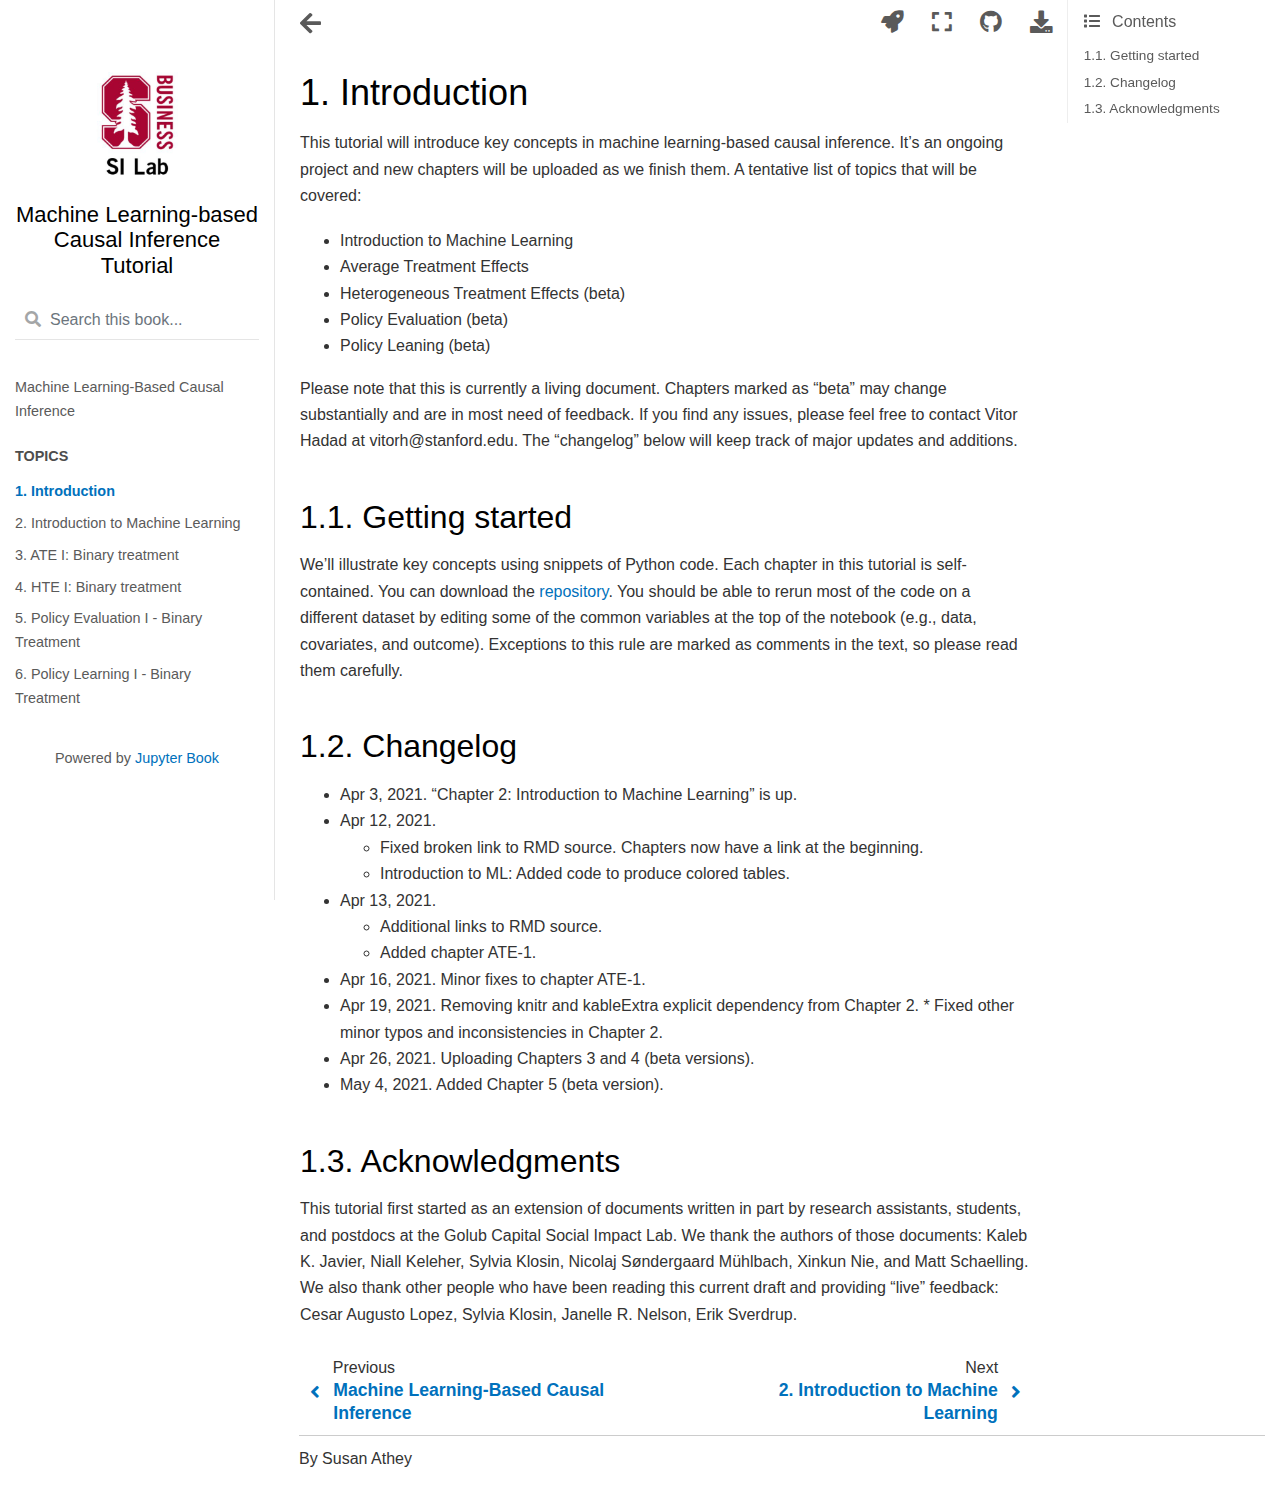
<file: html/1_Introduction_1.html>
<!DOCTYPE html>

<html>
  <head>
    <meta charset="utf-8" />
    <meta name="viewport" content="width=device-width, initial-scale=1.0" /><meta name="generator" content="Docutils 0.17.1: http://docutils.sourceforge.net/" />

    <title>1. Introduction &#8212; Machine Learning-based Causal Inference Tutorial</title>
    
  <link href="_static/css/theme.css" rel="stylesheet">
  <link href="_static/css/index.ff1ffe594081f20da1ef19478df9384b.css" rel="stylesheet">

    
  <link rel="stylesheet"
    href="_static/vendor/fontawesome/5.13.0/css/all.min.css">
  <link rel="preload" as="font" type="font/woff2" crossorigin
    href="_static/vendor/fontawesome/5.13.0/webfonts/fa-solid-900.woff2">
  <link rel="preload" as="font" type="font/woff2" crossorigin
    href="_static/vendor/fontawesome/5.13.0/webfonts/fa-brands-400.woff2">

    
      

    
    <link rel="stylesheet" type="text/css" href="_static/pygments.css" />
    <link rel="stylesheet" type="text/css" href="_static/sphinx-book-theme.css?digest=c3fdc42140077d1ad13ad2f1588a4309" />
    <link rel="stylesheet" type="text/css" href="_static/togglebutton.css" />
    <link rel="stylesheet" type="text/css" href="_static/copybutton.css" />
    <link rel="stylesheet" type="text/css" href="_static/mystnb.css" />
    <link rel="stylesheet" type="text/css" href="_static/sphinx-thebe.css" />
    <link rel="stylesheet" type="text/css" href="_static/panels-main.c949a650a448cc0ae9fd3441c0e17fb0.css" />
    <link rel="stylesheet" type="text/css" href="_static/panels-variables.06eb56fa6e07937060861dad626602ad.css" />
    
  <link rel="preload" as="script" href="_static/js/index.be7d3bbb2ef33a8344ce.js">

    <script data-url_root="./" id="documentation_options" src="_static/documentation_options.js"></script>
    <script src="_static/jquery.js"></script>
    <script src="_static/underscore.js"></script>
    <script src="_static/doctools.js"></script>
    <script src="_static/clipboard.min.js"></script>
    <script src="_static/copybutton.js"></script>
    <script>let toggleHintShow = 'Click to show';</script>
    <script>let toggleHintHide = 'Click to hide';</script>
    <script>let toggleOpenOnPrint = 'true';</script>
    <script src="_static/togglebutton.js"></script>
    <script>var togglebuttonSelector = '.toggle, .admonition.dropdown, .tag_hide_input div.cell_input, .tag_hide-input div.cell_input, .tag_hide_output div.cell_output, .tag_hide-output div.cell_output, .tag_hide_cell.cell, .tag_hide-cell.cell';</script>
    <script src="_static/sphinx-book-theme.d59cb220de22ca1c485ebbdc042f0030.js"></script>
    <script>const THEBE_JS_URL = "https://unpkg.com/thebe@0.8.2/lib/index.js"
const thebe_selector = ".thebe,.cell"
const thebe_selector_input = "pre"
const thebe_selector_output = ".output, .cell_output"
</script>
    <script async="async" src="_static/sphinx-thebe.js"></script>
    <link rel="index" title="Index" href="genindex.html" />
    <link rel="search" title="Search" href="search.html" />
    <link rel="next" title="2. Introduction to Machine Learning" href="2_Introduction_to_Machine_Learning.html" />
    <link rel="prev" title="Machine Learning-Based Causal Inference" href="intro.html" />
    <meta name="viewport" content="width=device-width, initial-scale=1" />
    <meta name="docsearch:language" content="None">
    

    <!-- Google Analytics -->
    
  </head>
  <body data-spy="scroll" data-target="#bd-toc-nav" data-offset="80">
    
    <div class="container-fluid" id="banner"></div>

    

    <div class="container-xl">
      <div class="row">
          
<div class="col-12 col-md-3 bd-sidebar site-navigation show" id="site-navigation">
    
        <div class="navbar-brand-box">
    <a class="navbar-brand text-wrap" href="index.html">
      
        <!-- `logo` is deprecated in Sphinx 4.0, so remove this when we stop supporting 3 -->
        
      
      
      <img src="_static/logo.jpg" class="logo" alt="logo">
      
      
      <h1 class="site-logo" id="site-title">Machine Learning-based Causal Inference Tutorial</h1>
      
    </a>
</div><form class="bd-search d-flex align-items-center" action="search.html" method="get">
  <i class="icon fas fa-search"></i>
  <input type="search" class="form-control" name="q" id="search-input" placeholder="Search this book..." aria-label="Search this book..." autocomplete="off" >
</form><nav class="bd-links" id="bd-docs-nav" aria-label="Main">
    <div class="bd-toc-item active">
        <ul class="nav bd-sidenav">
 <li class="toctree-l1">
  <a class="reference internal" href="intro.html">
   Machine Learning-Based Causal Inference
  </a>
 </li>
</ul>
<p aria-level="2" class="caption" role="heading">
 <span class="caption-text">
  Topics
 </span>
</p>
<ul class="current nav bd-sidenav">
 <li class="toctree-l1 current active">
  <a class="current reference internal" href="#">
   1. Introduction
  </a>
 </li>
 <li class="toctree-l1">
  <a class="reference internal" href="2_Introduction_to_Machine_Learning.html">
   2. Introduction to Machine Learning
  </a>
 </li>
 <li class="toctree-l1">
  <a class="reference internal" href="3_average_treatment_effect_1.html">
   3. ATE I: Binary treatment
  </a>
 </li>
 <li class="toctree-l1">
  <a class="reference internal" href="4_heterogeneous_treatment_effect_1.html">
   4. HTE I: Binary treatment
  </a>
 </li>
 <li class="toctree-l1">
  <a class="reference internal" href="5_policy_evaluation_1.html">
   5. Policy Evaluation I - Binary Treatment
  </a>
 </li>
 <li class="toctree-l1">
  <a class="reference internal" href="6_Policy_Learning_1.html">
   6. Policy Learning I - Binary Treatment
  </a>
 </li>
</ul>

    </div>
</nav> <!-- To handle the deprecated key -->

<div class="navbar_extra_footer">
  Powered by <a href="https://jupyterbook.org">Jupyter Book</a>
</div>

</div>


          


          
<main class="col py-md-3 pl-md-4 bd-content overflow-auto" role="main">
    
    <div class="topbar container-xl fixed-top">
    <div class="topbar-contents row">
        <div class="col-12 col-md-3 bd-topbar-whitespace site-navigation show"></div>
        <div class="col pl-md-4 topbar-main">
            
            <button id="navbar-toggler" class="navbar-toggler ml-0" type="button" data-toggle="collapse"
                data-toggle="tooltip" data-placement="bottom" data-target=".site-navigation" aria-controls="navbar-menu"
                aria-expanded="true" aria-label="Toggle navigation" aria-controls="site-navigation"
                title="Toggle navigation" data-toggle="tooltip" data-placement="left">
                <i class="fas fa-bars"></i>
                <i class="fas fa-arrow-left"></i>
                <i class="fas fa-arrow-up"></i>
            </button>
            
            
<div class="dropdown-buttons-trigger">
    <button id="dropdown-buttons-trigger" class="btn btn-secondary topbarbtn" aria-label="Download this page"><i
            class="fas fa-download"></i></button>

    <div class="dropdown-buttons">
        <!-- ipynb file if we had a myst markdown file -->
        
        <!-- Download raw file -->
        <a class="dropdown-buttons" href="_sources/1_Introduction_1.ipynb"><button type="button"
                class="btn btn-secondary topbarbtn" title="Download source file" data-toggle="tooltip"
                data-placement="left">.ipynb</button></a>
        <!-- Download PDF via print -->
        <button type="button" id="download-print" class="btn btn-secondary topbarbtn" title="Print to PDF"
                onclick="printPdf(this)" data-toggle="tooltip" data-placement="left">.pdf</button>
    </div>
</div>

            <!-- Source interaction buttons -->

<div class="dropdown-buttons-trigger">
    <button id="dropdown-buttons-trigger" class="btn btn-secondary topbarbtn"
        aria-label="Connect with source repository"><i class="fab fa-github"></i></button>
    <div class="dropdown-buttons sourcebuttons">
        <a class="repository-button"
            href="https://github.com/alexanderquispe/MGTECON634_jupyterbook"><button type="button" class="btn btn-secondary topbarbtn"
                data-toggle="tooltip" data-placement="left" title="Source repository"><i
                    class="fab fa-github"></i>repository</button></a>
        <a class="issues-button"
            href="https://github.com/alexanderquispe/MGTECON634_jupyterbook/issues/new?title=Issue%20on%20page%20%2F1_Introduction_1.html&body=Your%20issue%20content%20here."><button
                type="button" class="btn btn-secondary topbarbtn" data-toggle="tooltip" data-placement="left"
                title="Open an issue"><i class="fas fa-lightbulb"></i>open issue</button></a>
        <a class="edit-button" href="https://github.com/alexanderquispe/MGTECON634_jupyterbook/edit/master/_build/jupyter_execute/1_Introduction_1.ipynb"><button
                type="button" class="btn btn-secondary topbarbtn" data-toggle="tooltip" data-placement="left"
                title="Edit this page"><i class="fas fa-pencil-alt"></i>suggest edit</button></a>
    </div>
</div>

            <!-- Full screen (wrap in <a> to have style consistency -->

<a class="full-screen-button"><button type="button" class="btn btn-secondary topbarbtn" data-toggle="tooltip"
        data-placement="bottom" onclick="toggleFullScreen()" aria-label="Fullscreen mode"
        title="Fullscreen mode"><i
            class="fas fa-expand"></i></button></a>

            <!-- Launch buttons -->

<div class="dropdown-buttons-trigger">
    <button id="dropdown-buttons-trigger" class="btn btn-secondary topbarbtn"
        aria-label="Launch interactive content"><i class="fas fa-rocket"></i></button>
    <div class="dropdown-buttons">
        
        <a class="binder-button" href="https://mybinder.org/v2/gh/alexanderquispe/MGTECON634_jupyterbook/master?urlpath=tree/_build/jupyter_execute/1_Introduction_1.ipynb"><button type="button"
                class="btn btn-secondary topbarbtn" title="Launch Binder" data-toggle="tooltip"
                data-placement="left"><img class="binder-button-logo"
                    src="_static/images/logo_binder.svg"
                    alt="Interact on binder">Binder</button></a>
        
        
        
        <a class="colab-button" href="https://colab.research.google.com/github/alexanderquispe/MGTECON634_jupyterbook/blob/master/_build/jupyter_execute/1_Introduction_1.ipynb"><button type="button" class="btn btn-secondary topbarbtn"
                title="Launch Colab" data-toggle="tooltip" data-placement="left"><img class="colab-button-logo"
                    src="_static/images/logo_colab.png"
                    alt="Interact on Colab">Colab</button></a>
        
        <button type="button" class="btn btn-secondary topbarbtn"
            onclick="initThebeSBT()" title="Launch Thebe" data-toggle="tooltip" data-placement="left"><i
                class="fas fa-play"></i><span style="margin-left: .4em;">Live Code</span></button>
        
    </div>
</div>

        </div>

        <!-- Table of contents -->
        <div class="d-none d-md-block col-md-2 bd-toc show noprint">
            
            <div class="tocsection onthispage pt-5 pb-3">
                <i class="fas fa-list"></i> Contents
            </div>
            <nav id="bd-toc-nav" aria-label="Page">
                <ul class="visible nav section-nav flex-column">
 <li class="toc-h2 nav-item toc-entry">
  <a class="reference internal nav-link" href="#getting-started">
   1.1. Getting started
  </a>
 </li>
 <li class="toc-h2 nav-item toc-entry">
  <a class="reference internal nav-link" href="#changelog">
   1.2. Changelog
  </a>
 </li>
 <li class="toc-h2 nav-item toc-entry">
  <a class="reference internal nav-link" href="#acknowledgments">
   1.3. Acknowledgments
  </a>
 </li>
</ul>

            </nav>
        </div>
    </div>
</div>
    <div id="main-content" class="row">
        <div class="col-12 col-md-9 pl-md-3 pr-md-0">
            <!-- Table of contents that is only displayed when printing the page -->
            <div id="jb-print-docs-body" class="onlyprint">
                <h1>Introduction</h1>
                <!-- Table of contents -->
                <div id="print-main-content">
                    <div id="jb-print-toc">
                        
                        <div>
                            <h2> Contents </h2>
                        </div>
                        <nav aria-label="Page">
                            <ul class="visible nav section-nav flex-column">
 <li class="toc-h2 nav-item toc-entry">
  <a class="reference internal nav-link" href="#getting-started">
   1.1. Getting started
  </a>
 </li>
 <li class="toc-h2 nav-item toc-entry">
  <a class="reference internal nav-link" href="#changelog">
   1.2. Changelog
  </a>
 </li>
 <li class="toc-h2 nav-item toc-entry">
  <a class="reference internal nav-link" href="#acknowledgments">
   1.3. Acknowledgments
  </a>
 </li>
</ul>

                        </nav>
                    </div>
                </div>
            </div>
            
              <div>
                
  <section class="tex2jax_ignore mathjax_ignore" id="introduction">
<h1><span class="section-number">1. </span>Introduction<a class="headerlink" href="#introduction" title="Permalink to this headline">¶</a></h1>
<p>This tutorial will introduce key concepts in machine learning-based causal inference. It’s an ongoing project and new chapters will be uploaded as we finish them. A tentative list of topics that will be covered:</p>
<ul class="simple">
<li><p>Introduction to Machine Learning</p></li>
<li><p>Average Treatment Effects</p></li>
<li><p>Heterogeneous Treatment Effects (beta)</p></li>
<li><p>Policy Evaluation (beta)</p></li>
<li><p>Policy Leaning (beta)</p></li>
</ul>
<p>Please note that this is currently a living document. Chapters marked as “beta” may change substantially and are in most need of feedback. If you find any issues, please feel free to contact Vitor Hadad at vitorh&#64;stanford.edu. The “changelog” below will keep track of major updates and additions.</p>
<section id="getting-started">
<h2><span class="section-number">1.1. </span>Getting started<a class="headerlink" href="#getting-started" title="Permalink to this headline">¶</a></h2>
<p>We’ll illustrate key concepts using snippets of Python code. Each chapter in this tutorial is self-contained. You can download the <a class="reference external" href="https://github.com/alexanderquispe/ml_ci_tutorial/tree/main/Python_tutorials">repository</a>. You should be able to rerun most of the code on a different dataset by editing some of the common variables at the top of the notebook (e.g., data, covariates, and outcome). Exceptions to this rule are marked as comments in the text, so please read them carefully.</p>
</section>
<section id="changelog">
<h2><span class="section-number">1.2. </span>Changelog<a class="headerlink" href="#changelog" title="Permalink to this headline">¶</a></h2>
<ul class="simple">
<li><p>Apr 3, 2021. “Chapter 2: Introduction to Machine Learning” is up.</p></li>
<li><p>Apr 12, 2021.</p>
<ul>
<li><p>Fixed broken link to RMD source. Chapters now have a link at the beginning.</p></li>
<li><p>Introduction to ML: Added code to produce colored tables.</p></li>
</ul>
</li>
<li><p>Apr 13, 2021.</p>
<ul>
<li><p>Additional links to RMD source.</p></li>
<li><p>Added chapter ATE-1.</p></li>
</ul>
</li>
<li><p>Apr 16, 2021. Minor fixes to chapter ATE-1.</p></li>
<li><p>Apr 19, 2021. Removing knitr and kableExtra explicit dependency from Chapter 2. * Fixed other minor typos and inconsistencies in Chapter 2.</p></li>
<li><p>Apr 26, 2021. Uploading Chapters 3 and 4 (beta versions).</p></li>
<li><p>May 4, 2021. Added Chapter 5 (beta version).</p></li>
</ul>
</section>
<section id="acknowledgments">
<h2><span class="section-number">1.3. </span>Acknowledgments<a class="headerlink" href="#acknowledgments" title="Permalink to this headline">¶</a></h2>
<p>This tutorial first started as an extension of documents written in part by research assistants, students, and postdocs at the Golub Capital Social Impact Lab. We thank the authors of those documents: Kaleb K. Javier, Niall Keleher, Sylvia Klosin, Nicolaj Søndergaard Mühlbach, Xinkun Nie, and Matt Schaelling. We also thank other people who have been reading this current draft and providing “live” feedback: Cesar Augusto Lopez, Sylvia Klosin, Janelle R. Nelson, Erik Sverdrup.</p>
</section>
</section>

    <script type="text/x-thebe-config">
    {
        requestKernel: true,
        binderOptions: {
            repo: "alexanderquispe/MGTECON634_jupyterbook",
            ref: "master",
        },
        codeMirrorConfig: {
            theme: "abcdef",
            mode: "python"
        },
        kernelOptions: {
            kernelName: "python3",
            path: "./."
        },
        predefinedOutput: true
    }
    </script>
    <script>kernelName = 'python3'</script>

              </div>
              
            
                <!-- Previous / next buttons -->
<div class='prev-next-area'> 
    <a class='left-prev' id="prev-link" href="intro.html" title="previous page">
        <i class="fas fa-angle-left"></i>
        <div class="prev-next-info">
            <p class="prev-next-subtitle">previous</p>
            <p class="prev-next-title">Machine Learning-Based Causal Inference</p>
        </div>
    </a>
    <a class='right-next' id="next-link" href="2_Introduction_to_Machine_Learning.html" title="next page">
    <div class="prev-next-info">
        <p class="prev-next-subtitle">next</p>
        <p class="prev-next-title"><span class="section-number">2. </span>Introduction to Machine Learning</p>
    </div>
    <i class="fas fa-angle-right"></i>
    </a>
</div>
            
        </div>
    </div>
    <footer class="footer">
  <p>
    
      By Susan Athey<br/>
    
  </p>
</footer>
</main>


      </div>
    </div>
  
  <script src="_static/js/index.be7d3bbb2ef33a8344ce.js"></script>

  </body>
</html>
</file>
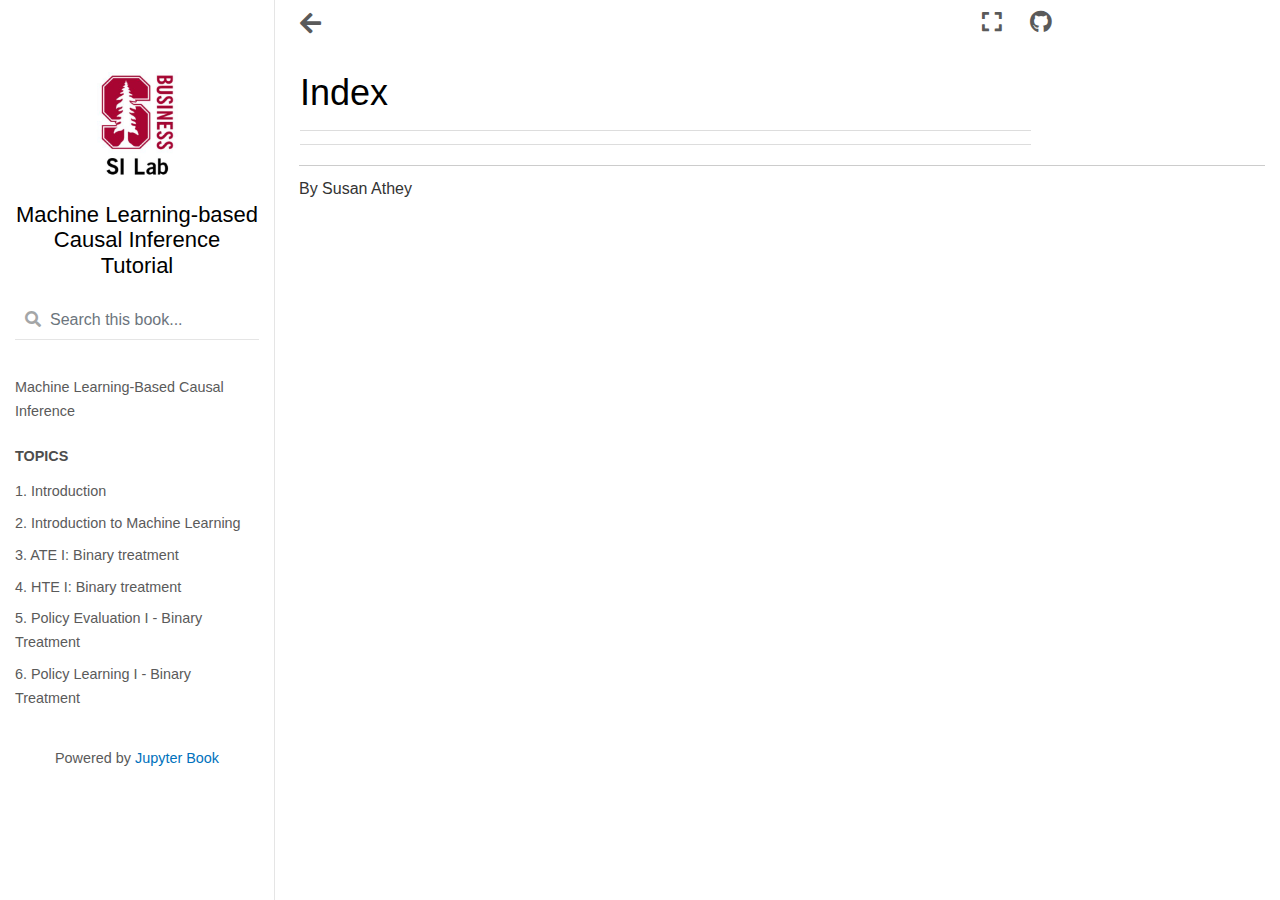
<file: html/genindex.html>
<!DOCTYPE html>

<html>
  <head>
    <meta charset="utf-8" />
    <meta name="viewport" content="width=device-width, initial-scale=1.0" />
    <title>Index &#8212; Machine Learning-based Causal Inference Tutorial</title>
    
  <link href="_static/css/theme.css" rel="stylesheet">
  <link href="_static/css/index.ff1ffe594081f20da1ef19478df9384b.css" rel="stylesheet">

    
  <link rel="stylesheet"
    href="_static/vendor/fontawesome/5.13.0/css/all.min.css">
  <link rel="preload" as="font" type="font/woff2" crossorigin
    href="_static/vendor/fontawesome/5.13.0/webfonts/fa-solid-900.woff2">
  <link rel="preload" as="font" type="font/woff2" crossorigin
    href="_static/vendor/fontawesome/5.13.0/webfonts/fa-brands-400.woff2">

    
      

    
    <link rel="stylesheet" type="text/css" href="_static/pygments.css" />
    <link rel="stylesheet" type="text/css" href="_static/sphinx-book-theme.css?digest=c3fdc42140077d1ad13ad2f1588a4309" />
    <link rel="stylesheet" type="text/css" href="_static/togglebutton.css" />
    <link rel="stylesheet" type="text/css" href="_static/copybutton.css" />
    <link rel="stylesheet" type="text/css" href="_static/mystnb.css" />
    <link rel="stylesheet" type="text/css" href="_static/sphinx-thebe.css" />
    <link rel="stylesheet" type="text/css" href="_static/panels-main.c949a650a448cc0ae9fd3441c0e17fb0.css" />
    <link rel="stylesheet" type="text/css" href="_static/panels-variables.06eb56fa6e07937060861dad626602ad.css" />
    
  <link rel="preload" as="script" href="_static/js/index.be7d3bbb2ef33a8344ce.js">

    <script data-url_root="./" id="documentation_options" src="_static/documentation_options.js"></script>
    <script src="_static/jquery.js"></script>
    <script src="_static/underscore.js"></script>
    <script src="_static/doctools.js"></script>
    <script src="_static/clipboard.min.js"></script>
    <script src="_static/copybutton.js"></script>
    <script>let toggleHintShow = 'Click to show';</script>
    <script>let toggleHintHide = 'Click to hide';</script>
    <script>let toggleOpenOnPrint = 'true';</script>
    <script src="_static/togglebutton.js"></script>
    <script>var togglebuttonSelector = '.toggle, .admonition.dropdown, .tag_hide_input div.cell_input, .tag_hide-input div.cell_input, .tag_hide_output div.cell_output, .tag_hide-output div.cell_output, .tag_hide_cell.cell, .tag_hide-cell.cell';</script>
    <script src="_static/sphinx-book-theme.d59cb220de22ca1c485ebbdc042f0030.js"></script>
    <script>const THEBE_JS_URL = "https://unpkg.com/thebe@0.8.2/lib/index.js"
const thebe_selector = ".thebe,.cell"
const thebe_selector_input = "pre"
const thebe_selector_output = ".output, .cell_output"
</script>
    <script async="async" src="_static/sphinx-thebe.js"></script>
    <link rel="index" title="Index" href="#" />
    <link rel="search" title="Search" href="search.html" />
    <meta name="viewport" content="width=device-width, initial-scale=1" />
    <meta name="docsearch:language" content="None">
    

    <!-- Google Analytics -->
    
  </head>
  <body data-spy="scroll" data-target="#bd-toc-nav" data-offset="80">
    
    <div class="container-fluid" id="banner"></div>

    

    <div class="container-xl">
      <div class="row">
          
<div class="col-12 col-md-3 bd-sidebar site-navigation show" id="site-navigation">
    
        <div class="navbar-brand-box">
    <a class="navbar-brand text-wrap" href="index.html">
      
        <!-- `logo` is deprecated in Sphinx 4.0, so remove this when we stop supporting 3 -->
        
      
      
      <img src="_static/logo.jpg" class="logo" alt="logo">
      
      
      <h1 class="site-logo" id="site-title">Machine Learning-based Causal Inference Tutorial</h1>
      
    </a>
</div><form class="bd-search d-flex align-items-center" action="search.html" method="get">
  <i class="icon fas fa-search"></i>
  <input type="search" class="form-control" name="q" id="search-input" placeholder="Search this book..." aria-label="Search this book..." autocomplete="off" >
</form><nav class="bd-links" id="bd-docs-nav" aria-label="Main">
    <div class="bd-toc-item active">
        <ul class="nav bd-sidenav">
 <li class="toctree-l1">
  <a class="reference internal" href="intro.html">
   Machine Learning-Based Causal Inference
  </a>
 </li>
</ul>
<p aria-level="2" class="caption" role="heading">
 <span class="caption-text">
  Topics
 </span>
</p>
<ul class="nav bd-sidenav">
 <li class="toctree-l1">
  <a class="reference internal" href="1_Introduction_1.html">
   1. Introduction
  </a>
 </li>
 <li class="toctree-l1">
  <a class="reference internal" href="2_Introduction_to_Machine_Learning.html">
   2. Introduction to Machine Learning
  </a>
 </li>
 <li class="toctree-l1">
  <a class="reference internal" href="3_average_treatment_effect_1.html">
   3. ATE I: Binary treatment
  </a>
 </li>
 <li class="toctree-l1">
  <a class="reference internal" href="4_heterogeneous_treatment_effect_1.html">
   4. HTE I: Binary treatment
  </a>
 </li>
 <li class="toctree-l1">
  <a class="reference internal" href="5_policy_evaluation_1.html">
   5. Policy Evaluation I - Binary Treatment
  </a>
 </li>
 <li class="toctree-l1">
  <a class="reference internal" href="6_Policy_Learning_1.html">
   6. Policy Learning I - Binary Treatment
  </a>
 </li>
</ul>

    </div>
</nav> <!-- To handle the deprecated key -->

<div class="navbar_extra_footer">
  Powered by <a href="https://jupyterbook.org">Jupyter Book</a>
</div>

</div>


          


          
<main class="col py-md-3 pl-md-4 bd-content overflow-auto" role="main">
    
    <div class="topbar container-xl fixed-top">
    <div class="topbar-contents row">
        <div class="col-12 col-md-3 bd-topbar-whitespace site-navigation show"></div>
        <div class="col pl-md-4 topbar-main">
            
            <button id="navbar-toggler" class="navbar-toggler ml-0" type="button" data-toggle="collapse"
                data-toggle="tooltip" data-placement="bottom" data-target=".site-navigation" aria-controls="navbar-menu"
                aria-expanded="true" aria-label="Toggle navigation" aria-controls="site-navigation"
                title="Toggle navigation" data-toggle="tooltip" data-placement="left">
                <i class="fas fa-bars"></i>
                <i class="fas fa-arrow-left"></i>
                <i class="fas fa-arrow-up"></i>
            </button>
            
            
            <!-- Source interaction buttons -->

<div class="dropdown-buttons-trigger">
    <button id="dropdown-buttons-trigger" class="btn btn-secondary topbarbtn"
        aria-label="Connect with source repository"><i class="fab fa-github"></i></button>
    <div class="dropdown-buttons sourcebuttons">
        <a class="repository-button"
            href="https://github.com/alexanderquispe/MGTECON634_jupyterbook"><button type="button" class="btn btn-secondary topbarbtn"
                data-toggle="tooltip" data-placement="left" title="Source repository"><i
                    class="fab fa-github"></i>repository</button></a>
        <a class="issues-button"
            href="https://github.com/alexanderquispe/MGTECON634_jupyterbook/issues/new?title=Issue%20on%20page%20%2Fgenindex.html&body=Your%20issue%20content%20here."><button
                type="button" class="btn btn-secondary topbarbtn" data-toggle="tooltip" data-placement="left"
                title="Open an issue"><i class="fas fa-lightbulb"></i>open issue</button></a>
        
    </div>
</div>

            <!-- Full screen (wrap in <a> to have style consistency -->

<a class="full-screen-button"><button type="button" class="btn btn-secondary topbarbtn" data-toggle="tooltip"
        data-placement="bottom" onclick="toggleFullScreen()" aria-label="Fullscreen mode"
        title="Fullscreen mode"><i
            class="fas fa-expand"></i></button></a>

            <!-- Launch buttons -->

        </div>

        <!-- Table of contents -->
        <div class="d-none d-md-block col-md-2 bd-toc show noprint">
            
        </div>
    </div>
</div>
    <div id="main-content" class="row">
        <div class="col-12 col-md-9 pl-md-3 pr-md-0">
            <!-- Table of contents that is only displayed when printing the page -->
            <div id="jb-print-docs-body" class="onlyprint">
                <h1></h1>
                <!-- Table of contents -->
                <div id="print-main-content">
                    <div id="jb-print-toc">
                        
                    </div>
                </div>
            </div>
            
              <div>
                

<h1 id="index">Index</h1>

<div class="genindex-jumpbox">
 
</div>


              </div>
              
            
                <!-- Previous / next buttons -->
<div class='prev-next-area'>
</div>
            
        </div>
    </div>
    <footer class="footer">
  <p>
    
      By Susan Athey<br/>
    
  </p>
</footer>
</main>


      </div>
    </div>
  
  <script src="_static/js/index.be7d3bbb2ef33a8344ce.js"></script>

  </body>
</html>
</file>
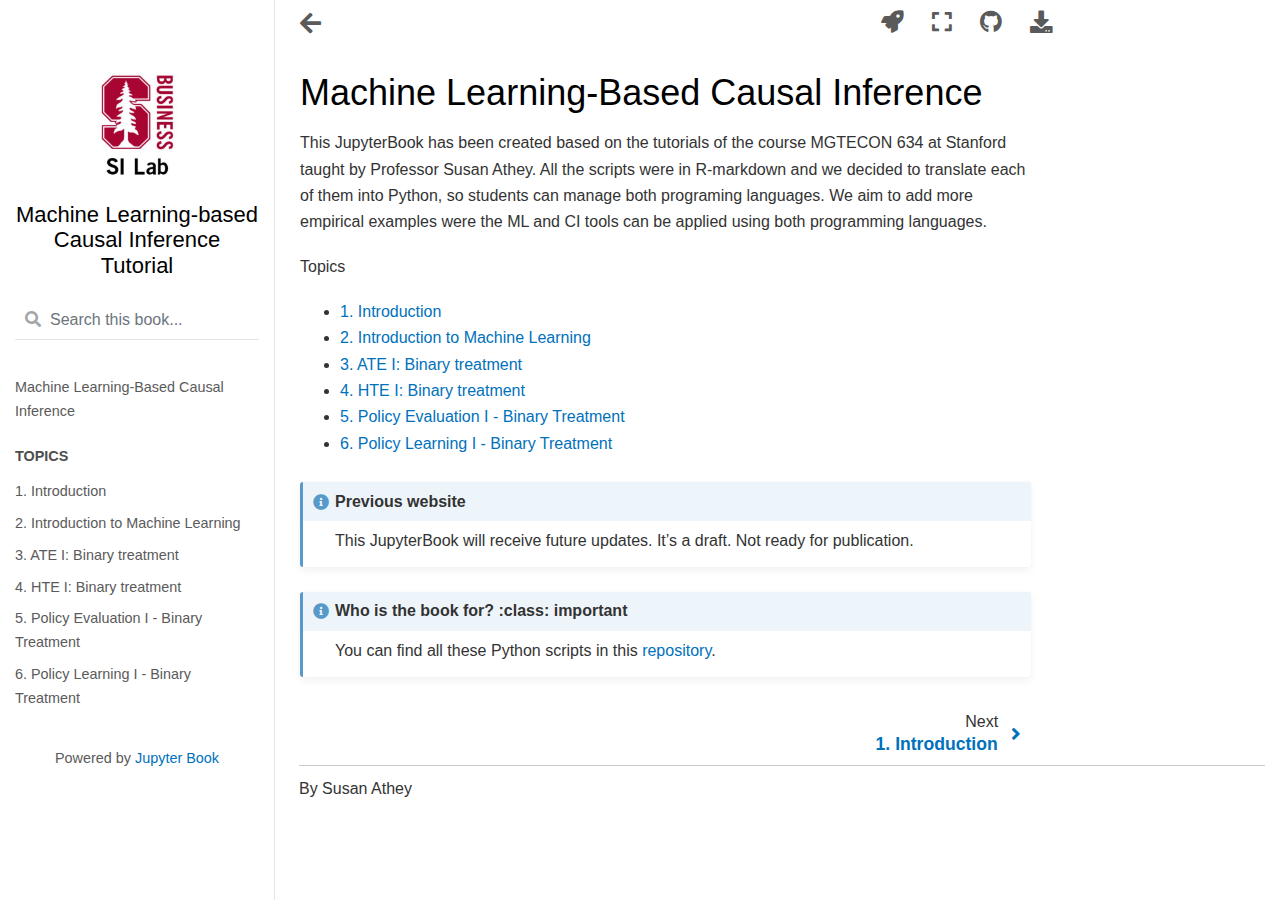
<file: html/intro.html>
<!DOCTYPE html>

<html>
  <head>
    <meta charset="utf-8" />
    <meta name="viewport" content="width=device-width, initial-scale=1.0" /><meta name="generator" content="Docutils 0.17.1: http://docutils.sourceforge.net/" />

    <title>Machine Learning-Based Causal Inference &#8212; Machine Learning-based Causal Inference Tutorial</title>
    
  <link href="_static/css/theme.css" rel="stylesheet">
  <link href="_static/css/index.ff1ffe594081f20da1ef19478df9384b.css" rel="stylesheet">

    
  <link rel="stylesheet"
    href="_static/vendor/fontawesome/5.13.0/css/all.min.css">
  <link rel="preload" as="font" type="font/woff2" crossorigin
    href="_static/vendor/fontawesome/5.13.0/webfonts/fa-solid-900.woff2">
  <link rel="preload" as="font" type="font/woff2" crossorigin
    href="_static/vendor/fontawesome/5.13.0/webfonts/fa-brands-400.woff2">

    
      

    
    <link rel="stylesheet" type="text/css" href="_static/pygments.css" />
    <link rel="stylesheet" type="text/css" href="_static/sphinx-book-theme.css?digest=c3fdc42140077d1ad13ad2f1588a4309" />
    <link rel="stylesheet" type="text/css" href="_static/togglebutton.css" />
    <link rel="stylesheet" type="text/css" href="_static/copybutton.css" />
    <link rel="stylesheet" type="text/css" href="_static/mystnb.css" />
    <link rel="stylesheet" type="text/css" href="_static/sphinx-thebe.css" />
    <link rel="stylesheet" type="text/css" href="_static/panels-main.c949a650a448cc0ae9fd3441c0e17fb0.css" />
    <link rel="stylesheet" type="text/css" href="_static/panels-variables.06eb56fa6e07937060861dad626602ad.css" />
    
  <link rel="preload" as="script" href="_static/js/index.be7d3bbb2ef33a8344ce.js">

    <script data-url_root="./" id="documentation_options" src="_static/documentation_options.js"></script>
    <script src="_static/jquery.js"></script>
    <script src="_static/underscore.js"></script>
    <script src="_static/doctools.js"></script>
    <script src="_static/clipboard.min.js"></script>
    <script src="_static/copybutton.js"></script>
    <script>let toggleHintShow = 'Click to show';</script>
    <script>let toggleHintHide = 'Click to hide';</script>
    <script>let toggleOpenOnPrint = 'true';</script>
    <script src="_static/togglebutton.js"></script>
    <script>var togglebuttonSelector = '.toggle, .admonition.dropdown, .tag_hide_input div.cell_input, .tag_hide-input div.cell_input, .tag_hide_output div.cell_output, .tag_hide-output div.cell_output, .tag_hide_cell.cell, .tag_hide-cell.cell';</script>
    <script src="_static/sphinx-book-theme.d59cb220de22ca1c485ebbdc042f0030.js"></script>
    <script>const THEBE_JS_URL = "https://unpkg.com/thebe@0.8.2/lib/index.js"
const thebe_selector = ".thebe,.cell"
const thebe_selector_input = "pre"
const thebe_selector_output = ".output, .cell_output"
</script>
    <script async="async" src="_static/sphinx-thebe.js"></script>
    <link rel="index" title="Index" href="genindex.html" />
    <link rel="search" title="Search" href="search.html" />
    <link rel="next" title="1. Introduction" href="1_Introduction_1.html" />
    <meta name="viewport" content="width=device-width, initial-scale=1" />
    <meta name="docsearch:language" content="None">
    

    <!-- Google Analytics -->
    
  </head>
  <body data-spy="scroll" data-target="#bd-toc-nav" data-offset="80">
    
    <div class="container-fluid" id="banner"></div>

    

    <div class="container-xl">
      <div class="row">
          
<div class="col-12 col-md-3 bd-sidebar site-navigation show" id="site-navigation">
    
        <div class="navbar-brand-box">
    <a class="navbar-brand text-wrap" href="index.html">
      
        <!-- `logo` is deprecated in Sphinx 4.0, so remove this when we stop supporting 3 -->
        
      
      
      <img src="_static/logo.jpg" class="logo" alt="logo">
      
      
      <h1 class="site-logo" id="site-title">Machine Learning-based Causal Inference Tutorial</h1>
      
    </a>
</div><form class="bd-search d-flex align-items-center" action="search.html" method="get">
  <i class="icon fas fa-search"></i>
  <input type="search" class="form-control" name="q" id="search-input" placeholder="Search this book..." aria-label="Search this book..." autocomplete="off" >
</form><nav class="bd-links" id="bd-docs-nav" aria-label="Main">
    <div class="bd-toc-item active">
        <ul class="nav bd-sidenav">
 <li class="toctree-l1 current">
  <a class="reference internal" href="#">
   Machine Learning-Based Causal Inference
  </a>
 </li>
</ul>
<p aria-level="2" class="caption" role="heading">
 <span class="caption-text">
  Topics
 </span>
</p>
<ul class="nav bd-sidenav">
 <li class="toctree-l1">
  <a class="reference internal" href="1_Introduction_1.html">
   1. Introduction
  </a>
 </li>
 <li class="toctree-l1">
  <a class="reference internal" href="2_Introduction_to_Machine_Learning.html">
   2. Introduction to Machine Learning
  </a>
 </li>
 <li class="toctree-l1">
  <a class="reference internal" href="3_average_treatment_effect_1.html">
   3. ATE I: Binary treatment
  </a>
 </li>
 <li class="toctree-l1">
  <a class="reference internal" href="4_heterogeneous_treatment_effect_1.html">
   4. HTE I: Binary treatment
  </a>
 </li>
 <li class="toctree-l1">
  <a class="reference internal" href="5_policy_evaluation_1.html">
   5. Policy Evaluation I - Binary Treatment
  </a>
 </li>
 <li class="toctree-l1">
  <a class="reference internal" href="6_Policy_Learning_1.html">
   6. Policy Learning I - Binary Treatment
  </a>
 </li>
</ul>

    </div>
</nav> <!-- To handle the deprecated key -->

<div class="navbar_extra_footer">
  Powered by <a href="https://jupyterbook.org">Jupyter Book</a>
</div>

</div>


          


          
<main class="col py-md-3 pl-md-4 bd-content overflow-auto" role="main">
    
    <div class="topbar container-xl fixed-top">
    <div class="topbar-contents row">
        <div class="col-12 col-md-3 bd-topbar-whitespace site-navigation show"></div>
        <div class="col pl-md-4 topbar-main">
            
            <button id="navbar-toggler" class="navbar-toggler ml-0" type="button" data-toggle="collapse"
                data-toggle="tooltip" data-placement="bottom" data-target=".site-navigation" aria-controls="navbar-menu"
                aria-expanded="true" aria-label="Toggle navigation" aria-controls="site-navigation"
                title="Toggle navigation" data-toggle="tooltip" data-placement="left">
                <i class="fas fa-bars"></i>
                <i class="fas fa-arrow-left"></i>
                <i class="fas fa-arrow-up"></i>
            </button>
            
            
<div class="dropdown-buttons-trigger">
    <button id="dropdown-buttons-trigger" class="btn btn-secondary topbarbtn" aria-label="Download this page"><i
            class="fas fa-download"></i></button>

    <div class="dropdown-buttons">
        <!-- ipynb file if we had a myst markdown file -->
        <a class="dropdown-buttons"
            href="_sources/intro.ipynb"><button type="button"
                class="btn btn-secondary topbarbtn" title="Download notebook file" data-toggle="tooltip"
                data-placement="left">.ipynb</button></a>
        <!-- Download raw file -->
        <a class="dropdown-buttons" href="_sources/intro.md"><button type="button"
                class="btn btn-secondary topbarbtn" title="Download source file" data-toggle="tooltip"
                data-placement="left">.md</button></a>
        <!-- Download PDF via print -->
        <button type="button" id="download-print" class="btn btn-secondary topbarbtn" title="Print to PDF"
                onclick="printPdf(this)" data-toggle="tooltip" data-placement="left">.pdf</button>
    </div>
</div>

            <!-- Source interaction buttons -->

<div class="dropdown-buttons-trigger">
    <button id="dropdown-buttons-trigger" class="btn btn-secondary topbarbtn"
        aria-label="Connect with source repository"><i class="fab fa-github"></i></button>
    <div class="dropdown-buttons sourcebuttons">
        <a class="repository-button"
            href="https://github.com/alexanderquispe/MGTECON634_jupyterbook"><button type="button" class="btn btn-secondary topbarbtn"
                data-toggle="tooltip" data-placement="left" title="Source repository"><i
                    class="fab fa-github"></i>repository</button></a>
        <a class="issues-button"
            href="https://github.com/alexanderquispe/MGTECON634_jupyterbook/issues/new?title=Issue%20on%20page%20%2Fintro.html&body=Your%20issue%20content%20here."><button
                type="button" class="btn btn-secondary topbarbtn" data-toggle="tooltip" data-placement="left"
                title="Open an issue"><i class="fas fa-lightbulb"></i>open issue</button></a>
        <a class="edit-button" href="https://github.com/alexanderquispe/MGTECON634_jupyterbook/edit/master/_build/jupyter_execute/intro.md"><button
                type="button" class="btn btn-secondary topbarbtn" data-toggle="tooltip" data-placement="left"
                title="Edit this page"><i class="fas fa-pencil-alt"></i>suggest edit</button></a>
    </div>
</div>

            <!-- Full screen (wrap in <a> to have style consistency -->

<a class="full-screen-button"><button type="button" class="btn btn-secondary topbarbtn" data-toggle="tooltip"
        data-placement="bottom" onclick="toggleFullScreen()" aria-label="Fullscreen mode"
        title="Fullscreen mode"><i
            class="fas fa-expand"></i></button></a>

            <!-- Launch buttons -->

<div class="dropdown-buttons-trigger">
    <button id="dropdown-buttons-trigger" class="btn btn-secondary topbarbtn"
        aria-label="Launch interactive content"><i class="fas fa-rocket"></i></button>
    <div class="dropdown-buttons">
        
        <a class="binder-button" href="https://mybinder.org/v2/gh/alexanderquispe/MGTECON634_jupyterbook/master?urlpath=tree/_build/jupyter_execute/intro.md"><button type="button"
                class="btn btn-secondary topbarbtn" title="Launch Binder" data-toggle="tooltip"
                data-placement="left"><img class="binder-button-logo"
                    src="_static/images/logo_binder.svg"
                    alt="Interact on binder">Binder</button></a>
        
        
        
        <button type="button" class="btn btn-secondary topbarbtn"
            onclick="initThebeSBT()" title="Launch Thebe" data-toggle="tooltip" data-placement="left"><i
                class="fas fa-play"></i><span style="margin-left: .4em;">Live Code</span></button>
        
    </div>
</div>

        </div>

        <!-- Table of contents -->
        <div class="d-none d-md-block col-md-2 bd-toc show noprint">
            
        </div>
    </div>
</div>
    <div id="main-content" class="row">
        <div class="col-12 col-md-9 pl-md-3 pr-md-0">
            <!-- Table of contents that is only displayed when printing the page -->
            <div id="jb-print-docs-body" class="onlyprint">
                <h1>Machine Learning-Based Causal Inference</h1>
                <!-- Table of contents -->
                <div id="print-main-content">
                    <div id="jb-print-toc">
                        
                    </div>
                </div>
            </div>
            
              <div>
                
  <section class="tex2jax_ignore mathjax_ignore" id="machine-learning-based-causal-inference">
<h1>Machine Learning-Based Causal Inference<a class="headerlink" href="#machine-learning-based-causal-inference" title="Permalink to this headline">¶</a></h1>
<p>This JupyterBook has been created based on the tutorials of the course MGTECON 634 at Stanford taught by Professor Susan Athey. All the scripts were in R-markdown and we decided to translate each of them into Python, so students can manage both programing languages. We aim to add more empirical examples were the ML and CI tools can be applied using both programming languages.</p>
<div class="toctree-wrapper compound">
<p aria-level="2" class="caption" role="heading"><span class="caption-text">Topics</span></p>
<ul>
<li class="toctree-l1"><a class="reference internal" href="1_Introduction_1.html">1. Introduction</a></li>
<li class="toctree-l1"><a class="reference internal" href="2_Introduction_to_Machine_Learning.html">2. Introduction to Machine Learning</a></li>
<li class="toctree-l1"><a class="reference internal" href="3_average_treatment_effect_1.html">3. ATE I: Binary treatment</a></li>
<li class="toctree-l1"><a class="reference internal" href="4_heterogeneous_treatment_effect_1.html">4. HTE I: Binary treatment</a></li>
<li class="toctree-l1"><a class="reference internal" href="5_policy_evaluation_1.html">5. Policy Evaluation I - Binary Treatment</a></li>
<li class="toctree-l1"><a class="reference internal" href="6_Policy_Learning_1.html">6. Policy Learning I - Binary Treatment</a></li>
</ul>
</div>
<div class="admonition-previous-website admonition">
<p class="admonition-title">Previous website</p>
<p>This JupyterBook will receive future updates. It’s a draft. Not ready for publication.</p>
</div>
<div class="admonition-who-is-the-book-for-class-important admonition">
<p class="admonition-title">Who is the book for? :class: important</p>
<p>You can find all these Python scripts in this <a class="reference external" href="https://github.com/alexanderquispe/MGTECON634_jupyterbook">repository</a>.</p>
</div>
</section>

    <script type="text/x-thebe-config">
    {
        requestKernel: true,
        binderOptions: {
            repo: "alexanderquispe/MGTECON634_jupyterbook",
            ref: "master",
        },
        codeMirrorConfig: {
            theme: "abcdef",
            mode: "python"
        },
        kernelOptions: {
            kernelName: "python3",
            path: "./."
        },
        predefinedOutput: true
    }
    </script>
    <script>kernelName = 'python3'</script>

              </div>
              
            
                <!-- Previous / next buttons -->
<div class='prev-next-area'>
    <a class='right-next' id="next-link" href="1_Introduction_1.html" title="next page">
    <div class="prev-next-info">
        <p class="prev-next-subtitle">next</p>
        <p class="prev-next-title"><span class="section-number">1. </span>Introduction</p>
    </div>
    <i class="fas fa-angle-right"></i>
    </a>
</div>
            
        </div>
    </div>
    <footer class="footer">
  <p>
    
      By Susan Athey<br/>
    
  </p>
</footer>
</main>


      </div>
    </div>
  
  <script src="_static/js/index.be7d3bbb2ef33a8344ce.js"></script>

  </body>
</html>
</file>
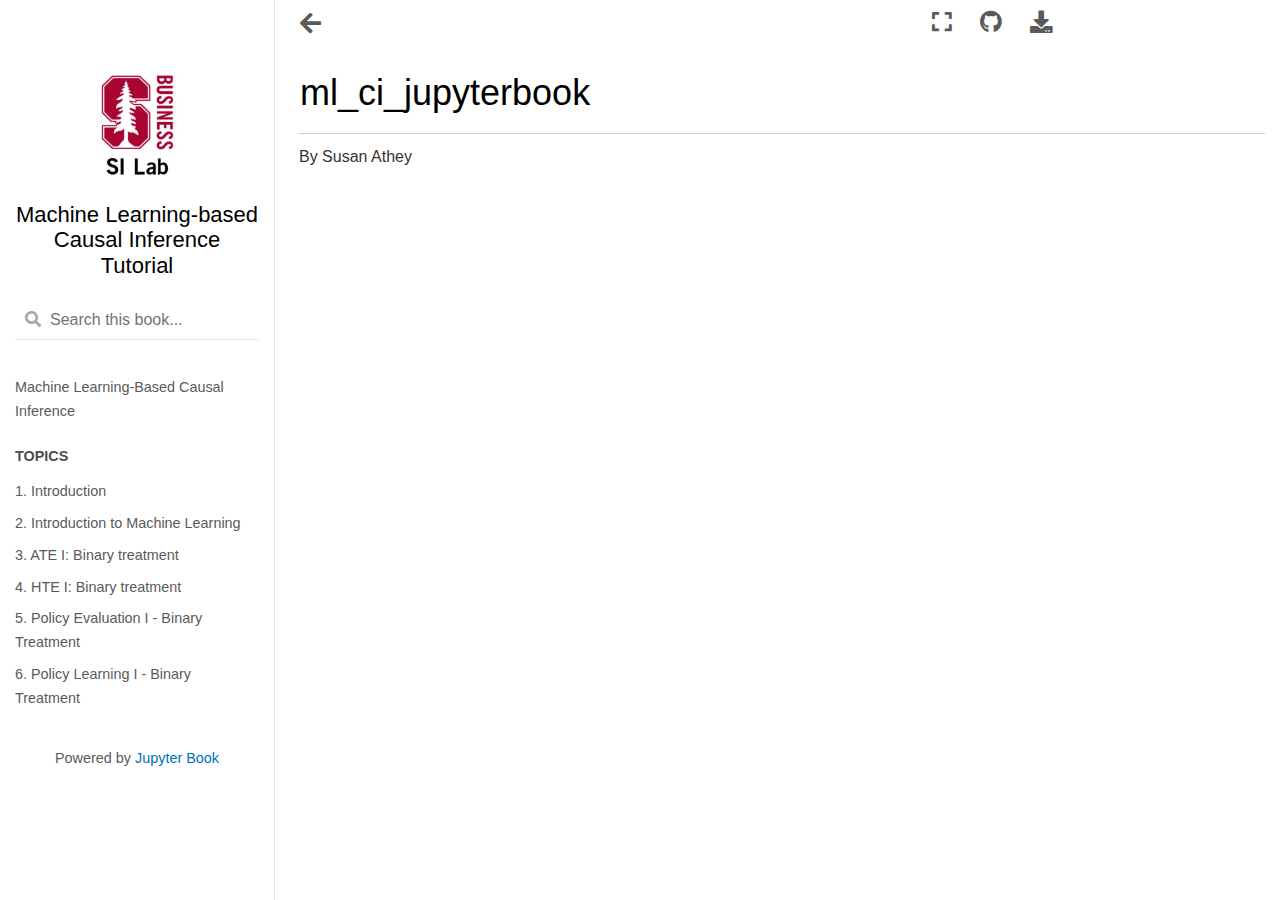
<file: html/README.html>
<!DOCTYPE html>

<html>
  <head>
    <meta charset="utf-8" />
    <meta name="viewport" content="width=device-width, initial-scale=1.0" /><meta name="generator" content="Docutils 0.17.1: http://docutils.sourceforge.net/" />

    <title>ml_ci_jupyterbook &#8212; Machine Learning-based Causal Inference Tutorial</title>
    
  <link href="_static/css/theme.css" rel="stylesheet">
  <link href="_static/css/index.ff1ffe594081f20da1ef19478df9384b.css" rel="stylesheet">

    
  <link rel="stylesheet"
    href="_static/vendor/fontawesome/5.13.0/css/all.min.css">
  <link rel="preload" as="font" type="font/woff2" crossorigin
    href="_static/vendor/fontawesome/5.13.0/webfonts/fa-solid-900.woff2">
  <link rel="preload" as="font" type="font/woff2" crossorigin
    href="_static/vendor/fontawesome/5.13.0/webfonts/fa-brands-400.woff2">

    
      

    
    <link rel="stylesheet" type="text/css" href="_static/pygments.css" />
    <link rel="stylesheet" type="text/css" href="_static/sphinx-book-theme.css?digest=c3fdc42140077d1ad13ad2f1588a4309" />
    <link rel="stylesheet" type="text/css" href="_static/togglebutton.css" />
    <link rel="stylesheet" type="text/css" href="_static/copybutton.css" />
    <link rel="stylesheet" type="text/css" href="_static/mystnb.css" />
    <link rel="stylesheet" type="text/css" href="_static/sphinx-thebe.css" />
    <link rel="stylesheet" type="text/css" href="_static/panels-main.c949a650a448cc0ae9fd3441c0e17fb0.css" />
    <link rel="stylesheet" type="text/css" href="_static/panels-variables.06eb56fa6e07937060861dad626602ad.css" />
    
  <link rel="preload" as="script" href="_static/js/index.be7d3bbb2ef33a8344ce.js">

    <script data-url_root="./" id="documentation_options" src="_static/documentation_options.js"></script>
    <script src="_static/jquery.js"></script>
    <script src="_static/underscore.js"></script>
    <script src="_static/doctools.js"></script>
    <script src="_static/clipboard.min.js"></script>
    <script src="_static/copybutton.js"></script>
    <script>let toggleHintShow = 'Click to show';</script>
    <script>let toggleHintHide = 'Click to hide';</script>
    <script>let toggleOpenOnPrint = 'true';</script>
    <script src="_static/togglebutton.js"></script>
    <script>var togglebuttonSelector = '.toggle, .admonition.dropdown, .tag_hide_input div.cell_input, .tag_hide-input div.cell_input, .tag_hide_output div.cell_output, .tag_hide-output div.cell_output, .tag_hide_cell.cell, .tag_hide-cell.cell';</script>
    <script src="_static/sphinx-book-theme.d59cb220de22ca1c485ebbdc042f0030.js"></script>
    <script>const THEBE_JS_URL = "https://unpkg.com/thebe@0.8.2/lib/index.js"
const thebe_selector = ".thebe,.cell"
const thebe_selector_input = "pre"
const thebe_selector_output = ".output, .cell_output"
</script>
    <script async="async" src="_static/sphinx-thebe.js"></script>
    <link rel="index" title="Index" href="genindex.html" />
    <link rel="search" title="Search" href="search.html" />
    <meta name="viewport" content="width=device-width, initial-scale=1" />
    <meta name="docsearch:language" content="None">
    

    <!-- Google Analytics -->
    
  </head>
  <body data-spy="scroll" data-target="#bd-toc-nav" data-offset="80">
    
    <div class="container-fluid" id="banner"></div>

    

    <div class="container-xl">
      <div class="row">
          
<div class="col-12 col-md-3 bd-sidebar site-navigation show" id="site-navigation">
    
        <div class="navbar-brand-box">
    <a class="navbar-brand text-wrap" href="index.html">
      
        <!-- `logo` is deprecated in Sphinx 4.0, so remove this when we stop supporting 3 -->
        
      
      
      <img src="_static/logo.jpg" class="logo" alt="logo">
      
      
      <h1 class="site-logo" id="site-title">Machine Learning-based Causal Inference Tutorial</h1>
      
    </a>
</div><form class="bd-search d-flex align-items-center" action="search.html" method="get">
  <i class="icon fas fa-search"></i>
  <input type="search" class="form-control" name="q" id="search-input" placeholder="Search this book..." aria-label="Search this book..." autocomplete="off" >
</form><nav class="bd-links" id="bd-docs-nav" aria-label="Main">
    <div class="bd-toc-item active">
        <ul class="nav bd-sidenav">
 <li class="toctree-l1">
  <a class="reference internal" href="intro.html">
   Machine Learning-Based Causal Inference
  </a>
 </li>
</ul>
<p aria-level="2" class="caption" role="heading">
 <span class="caption-text">
  Topics
 </span>
</p>
<ul class="nav bd-sidenav">
 <li class="toctree-l1">
  <a class="reference internal" href="1_Introduction_1.html">
   1. Introduction
  </a>
 </li>
 <li class="toctree-l1">
  <a class="reference internal" href="2_Introduction_to_Machine_Learning.html">
   2. Introduction to Machine Learning
  </a>
 </li>
 <li class="toctree-l1">
  <a class="reference internal" href="3_average_treatment_effect_1.html">
   3. ATE I: Binary treatment
  </a>
 </li>
 <li class="toctree-l1">
  <a class="reference internal" href="4_heterogeneous_treatment_effect_1.html">
   4. HTE I: Binary treatment
  </a>
 </li>
 <li class="toctree-l1">
  <a class="reference internal" href="5_policy_evaluation_1.html">
   5. Policy Evaluation I - Binary Treatment
  </a>
 </li>
 <li class="toctree-l1">
  <a class="reference internal" href="6_Policy_Learning_1.html">
   6. Policy Learning I - Binary Treatment
  </a>
 </li>
</ul>

    </div>
</nav> <!-- To handle the deprecated key -->

<div class="navbar_extra_footer">
  Powered by <a href="https://jupyterbook.org">Jupyter Book</a>
</div>

</div>


          


          
<main class="col py-md-3 pl-md-4 bd-content overflow-auto" role="main">
    
    <div class="topbar container-xl fixed-top">
    <div class="topbar-contents row">
        <div class="col-12 col-md-3 bd-topbar-whitespace site-navigation show"></div>
        <div class="col pl-md-4 topbar-main">
            
            <button id="navbar-toggler" class="navbar-toggler ml-0" type="button" data-toggle="collapse"
                data-toggle="tooltip" data-placement="bottom" data-target=".site-navigation" aria-controls="navbar-menu"
                aria-expanded="true" aria-label="Toggle navigation" aria-controls="site-navigation"
                title="Toggle navigation" data-toggle="tooltip" data-placement="left">
                <i class="fas fa-bars"></i>
                <i class="fas fa-arrow-left"></i>
                <i class="fas fa-arrow-up"></i>
            </button>
            
            
<div class="dropdown-buttons-trigger">
    <button id="dropdown-buttons-trigger" class="btn btn-secondary topbarbtn" aria-label="Download this page"><i
            class="fas fa-download"></i></button>

    <div class="dropdown-buttons">
        <!-- ipynb file if we had a myst markdown file -->
        
        <!-- Download raw file -->
        <a class="dropdown-buttons" href="_sources/README.md"><button type="button"
                class="btn btn-secondary topbarbtn" title="Download source file" data-toggle="tooltip"
                data-placement="left">.md</button></a>
        <!-- Download PDF via print -->
        <button type="button" id="download-print" class="btn btn-secondary topbarbtn" title="Print to PDF"
                onclick="printPdf(this)" data-toggle="tooltip" data-placement="left">.pdf</button>
    </div>
</div>

            <!-- Source interaction buttons -->

<div class="dropdown-buttons-trigger">
    <button id="dropdown-buttons-trigger" class="btn btn-secondary topbarbtn"
        aria-label="Connect with source repository"><i class="fab fa-github"></i></button>
    <div class="dropdown-buttons sourcebuttons">
        <a class="repository-button"
            href="https://github.com/alexanderquispe/MGTECON634_jupyterbook"><button type="button" class="btn btn-secondary topbarbtn"
                data-toggle="tooltip" data-placement="left" title="Source repository"><i
                    class="fab fa-github"></i>repository</button></a>
        <a class="issues-button"
            href="https://github.com/alexanderquispe/MGTECON634_jupyterbook/issues/new?title=Issue%20on%20page%20%2FREADME.html&body=Your%20issue%20content%20here."><button
                type="button" class="btn btn-secondary topbarbtn" data-toggle="tooltip" data-placement="left"
                title="Open an issue"><i class="fas fa-lightbulb"></i>open issue</button></a>
        <a class="edit-button" href="https://github.com/alexanderquispe/MGTECON634_jupyterbook/edit/master/_build/jupyter_execute/README.md"><button
                type="button" class="btn btn-secondary topbarbtn" data-toggle="tooltip" data-placement="left"
                title="Edit this page"><i class="fas fa-pencil-alt"></i>suggest edit</button></a>
    </div>
</div>

            <!-- Full screen (wrap in <a> to have style consistency -->

<a class="full-screen-button"><button type="button" class="btn btn-secondary topbarbtn" data-toggle="tooltip"
        data-placement="bottom" onclick="toggleFullScreen()" aria-label="Fullscreen mode"
        title="Fullscreen mode"><i
            class="fas fa-expand"></i></button></a>

            <!-- Launch buttons -->

        </div>

        <!-- Table of contents -->
        <div class="d-none d-md-block col-md-2 bd-toc show noprint">
            
        </div>
    </div>
</div>
    <div id="main-content" class="row">
        <div class="col-12 col-md-9 pl-md-3 pr-md-0">
            <!-- Table of contents that is only displayed when printing the page -->
            <div id="jb-print-docs-body" class="onlyprint">
                <h1>ml_ci_jupyterbook</h1>
                <!-- Table of contents -->
                <div id="print-main-content">
                    <div id="jb-print-toc">
                        
                    </div>
                </div>
            </div>
            
              <div>
                
  <section class="tex2jax_ignore mathjax_ignore" id="ml-ci-jupyterbook">
<h1>ml_ci_jupyterbook<a class="headerlink" href="#ml-ci-jupyterbook" title="Permalink to this headline">¶</a></h1>
</section>

    <script type="text/x-thebe-config">
    {
        requestKernel: true,
        binderOptions: {
            repo: "alexanderquispe/MGTECON634_jupyterbook",
            ref: "master",
        },
        codeMirrorConfig: {
            theme: "abcdef",
            mode: "python"
        },
        kernelOptions: {
            kernelName: "python3",
            path: "./."
        },
        predefinedOutput: true
    }
    </script>
    <script>kernelName = 'python3'</script>

              </div>
              
            
                <!-- Previous / next buttons -->
<div class='prev-next-area'>
</div>
            
        </div>
    </div>
    <footer class="footer">
  <p>
    
      By Susan Athey<br/>
    
  </p>
</footer>
</main>


      </div>
    </div>
  
  <script src="_static/js/index.be7d3bbb2ef33a8344ce.js"></script>

  </body>
</html>
</file>
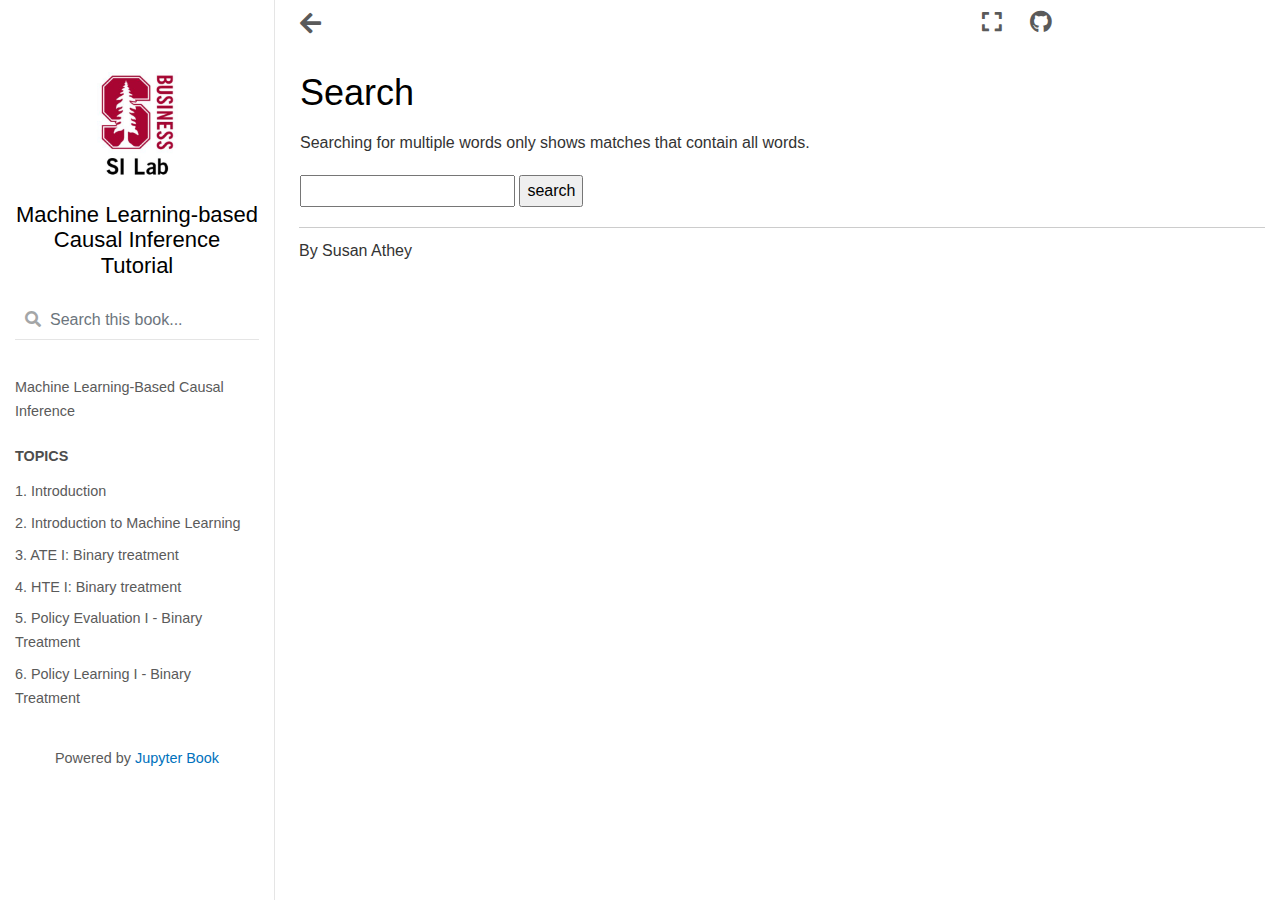
<file: html/search.html>
<!DOCTYPE html>

<html>
  <head>
    <meta charset="utf-8" />
    <meta name="viewport" content="width=device-width, initial-scale=1.0" />
    <title>Search &#8212; Machine Learning-based Causal Inference Tutorial</title>
    
  <link href="_static/css/theme.css" rel="stylesheet">
  <link href="_static/css/index.ff1ffe594081f20da1ef19478df9384b.css" rel="stylesheet">

    
  <link rel="stylesheet"
    href="_static/vendor/fontawesome/5.13.0/css/all.min.css">
  <link rel="preload" as="font" type="font/woff2" crossorigin
    href="_static/vendor/fontawesome/5.13.0/webfonts/fa-solid-900.woff2">
  <link rel="preload" as="font" type="font/woff2" crossorigin
    href="_static/vendor/fontawesome/5.13.0/webfonts/fa-brands-400.woff2">

    
      

    
    <link rel="stylesheet" type="text/css" href="_static/pygments.css" />
    <link rel="stylesheet" type="text/css" href="_static/sphinx-book-theme.css?digest=c3fdc42140077d1ad13ad2f1588a4309" />
    <link rel="stylesheet" type="text/css" href="_static/togglebutton.css" />
    <link rel="stylesheet" type="text/css" href="_static/copybutton.css" />
    <link rel="stylesheet" type="text/css" href="_static/mystnb.css" />
    <link rel="stylesheet" type="text/css" href="_static/sphinx-thebe.css" />
    <link rel="stylesheet" type="text/css" href="_static/panels-main.c949a650a448cc0ae9fd3441c0e17fb0.css" />
    <link rel="stylesheet" type="text/css" href="_static/panels-variables.06eb56fa6e07937060861dad626602ad.css" />
    
  <link rel="preload" as="script" href="_static/js/index.be7d3bbb2ef33a8344ce.js">

    
    <script data-url_root="./" id="documentation_options" src="_static/documentation_options.js"></script>
    <script src="_static/jquery.js"></script>
    <script src="_static/underscore.js"></script>
    <script src="_static/doctools.js"></script>
    <script src="_static/clipboard.min.js"></script>
    <script src="_static/copybutton.js"></script>
    <script>let toggleHintShow = 'Click to show';</script>
    <script>let toggleHintHide = 'Click to hide';</script>
    <script>let toggleOpenOnPrint = 'true';</script>
    <script src="_static/togglebutton.js"></script>
    <script>var togglebuttonSelector = '.toggle, .admonition.dropdown, .tag_hide_input div.cell_input, .tag_hide-input div.cell_input, .tag_hide_output div.cell_output, .tag_hide-output div.cell_output, .tag_hide_cell.cell, .tag_hide-cell.cell';</script>
    <script src="_static/sphinx-book-theme.d59cb220de22ca1c485ebbdc042f0030.js"></script>
    <script>const THEBE_JS_URL = "https://unpkg.com/thebe@0.8.2/lib/index.js"
const thebe_selector = ".thebe,.cell"
const thebe_selector_input = "pre"
const thebe_selector_output = ".output, .cell_output"
</script>
    <script async="async" src="_static/sphinx-thebe.js"></script>
    <script src="_static/searchtools.js"></script>
    <script src="_static/language_data.js"></script>
    <link rel="index" title="Index" href="genindex.html" />
    <link rel="search" title="Search" href="#" />
  <script src="searchindex.js" defer></script>
  
    <meta name="viewport" content="width=device-width, initial-scale=1" />
    <meta name="docsearch:language" content="None">
    

    <!-- Google Analytics -->
    

  </head>
  <body data-spy="scroll" data-target="#bd-toc-nav" data-offset="80">
    
    <div class="container-fluid" id="banner"></div>

    

    <div class="container-xl">
      <div class="row">
          
<div class="col-12 col-md-3 bd-sidebar site-navigation show" id="site-navigation">
    
        <div class="navbar-brand-box">
    <a class="navbar-brand text-wrap" href="index.html">
      
        <!-- `logo` is deprecated in Sphinx 4.0, so remove this when we stop supporting 3 -->
        
      
      
      <img src="_static/logo.jpg" class="logo" alt="logo">
      
      
      <h1 class="site-logo" id="site-title">Machine Learning-based Causal Inference Tutorial</h1>
      
    </a>
</div><form class="bd-search d-flex align-items-center" action="#" method="get">
  <i class="icon fas fa-search"></i>
  <input type="search" class="form-control" name="q" id="search-input" placeholder="Search this book..." aria-label="Search this book..." autocomplete="off" >
</form><nav class="bd-links" id="bd-docs-nav" aria-label="Main">
    <div class="bd-toc-item active">
        <ul class="nav bd-sidenav">
 <li class="toctree-l1">
  <a class="reference internal" href="intro.html">
   Machine Learning-Based Causal Inference
  </a>
 </li>
</ul>
<p aria-level="2" class="caption" role="heading">
 <span class="caption-text">
  Topics
 </span>
</p>
<ul class="nav bd-sidenav">
 <li class="toctree-l1">
  <a class="reference internal" href="1_Introduction_1.html">
   1. Introduction
  </a>
 </li>
 <li class="toctree-l1">
  <a class="reference internal" href="2_Introduction_to_Machine_Learning.html">
   2. Introduction to Machine Learning
  </a>
 </li>
 <li class="toctree-l1">
  <a class="reference internal" href="3_average_treatment_effect_1.html">
   3. ATE I: Binary treatment
  </a>
 </li>
 <li class="toctree-l1">
  <a class="reference internal" href="4_heterogeneous_treatment_effect_1.html">
   4. HTE I: Binary treatment
  </a>
 </li>
 <li class="toctree-l1">
  <a class="reference internal" href="5_policy_evaluation_1.html">
   5. Policy Evaluation I - Binary Treatment
  </a>
 </li>
 <li class="toctree-l1">
  <a class="reference internal" href="6_Policy_Learning_1.html">
   6. Policy Learning I - Binary Treatment
  </a>
 </li>
</ul>

    </div>
</nav> <!-- To handle the deprecated key -->

<div class="navbar_extra_footer">
  Powered by <a href="https://jupyterbook.org">Jupyter Book</a>
</div>

</div>


          


          
<main class="col py-md-3 pl-md-4 bd-content overflow-auto" role="main">
    
    <div class="topbar container-xl fixed-top">
    <div class="topbar-contents row">
        <div class="col-12 col-md-3 bd-topbar-whitespace site-navigation show"></div>
        <div class="col pl-md-4 topbar-main">
            
            <button id="navbar-toggler" class="navbar-toggler ml-0" type="button" data-toggle="collapse"
                data-toggle="tooltip" data-placement="bottom" data-target=".site-navigation" aria-controls="navbar-menu"
                aria-expanded="true" aria-label="Toggle navigation" aria-controls="site-navigation"
                title="Toggle navigation" data-toggle="tooltip" data-placement="left">
                <i class="fas fa-bars"></i>
                <i class="fas fa-arrow-left"></i>
                <i class="fas fa-arrow-up"></i>
            </button>
            
            
            <!-- Source interaction buttons -->

<div class="dropdown-buttons-trigger">
    <button id="dropdown-buttons-trigger" class="btn btn-secondary topbarbtn"
        aria-label="Connect with source repository"><i class="fab fa-github"></i></button>
    <div class="dropdown-buttons sourcebuttons">
        <a class="repository-button"
            href="https://github.com/alexanderquispe/MGTECON634_jupyterbook"><button type="button" class="btn btn-secondary topbarbtn"
                data-toggle="tooltip" data-placement="left" title="Source repository"><i
                    class="fab fa-github"></i>repository</button></a>
        <a class="issues-button"
            href="https://github.com/alexanderquispe/MGTECON634_jupyterbook/issues/new?title=Issue%20on%20page%20%2Fsearch.html&body=Your%20issue%20content%20here."><button
                type="button" class="btn btn-secondary topbarbtn" data-toggle="tooltip" data-placement="left"
                title="Open an issue"><i class="fas fa-lightbulb"></i>open issue</button></a>
        
    </div>
</div>

            <!-- Full screen (wrap in <a> to have style consistency -->

<a class="full-screen-button"><button type="button" class="btn btn-secondary topbarbtn" data-toggle="tooltip"
        data-placement="bottom" onclick="toggleFullScreen()" aria-label="Fullscreen mode"
        title="Fullscreen mode"><i
            class="fas fa-expand"></i></button></a>

            <!-- Launch buttons -->

        </div>

        <!-- Table of contents -->
        <div class="d-none d-md-block col-md-2 bd-toc show noprint">
            
        </div>
    </div>
</div>
    <div id="main-content" class="row">
        <div class="col-12 col-md-9 pl-md-3 pr-md-0">
            <!-- Table of contents that is only displayed when printing the page -->
            <div id="jb-print-docs-body" class="onlyprint">
                <h1></h1>
                <!-- Table of contents -->
                <div id="print-main-content">
                    <div id="jb-print-toc">
                        
                    </div>
                </div>
            </div>
            
              <div>
                
  <h1 id="search-documentation">Search</h1>
  
  <noscript>
  <div class="admonition warning">
  <p>
    Please activate JavaScript to enable the search
    functionality.
  </p>
  </div>
  </noscript>
  
  
  <p>
    Searching for multiple words only shows matches that contain
    all words.
  </p>
  
  
  <form action="" method="get">
    <input type="text" name="q" aria-labelledby="search-documentation" value="" autocomplete="off" autocorrect="off" autocapitalize="off" spellcheck="false"/>
    <input type="submit" value="search" />
    <span id="search-progress" style="padding-left: 10px"></span>
  </form>
  
  
  
  <div id="search-results">
  
  </div>
  

              </div>
              
            
                <!-- Previous / next buttons -->
<div class='prev-next-area'>
</div>
            
        </div>
    </div>
    <footer class="footer">
  <p>
    
      By Susan Athey<br/>
    
  </p>
</footer>
</main>


      </div>
    </div>
  
  <script src="_static/js/index.be7d3bbb2ef33a8344ce.js"></script>

  </body>
</html>
</file>
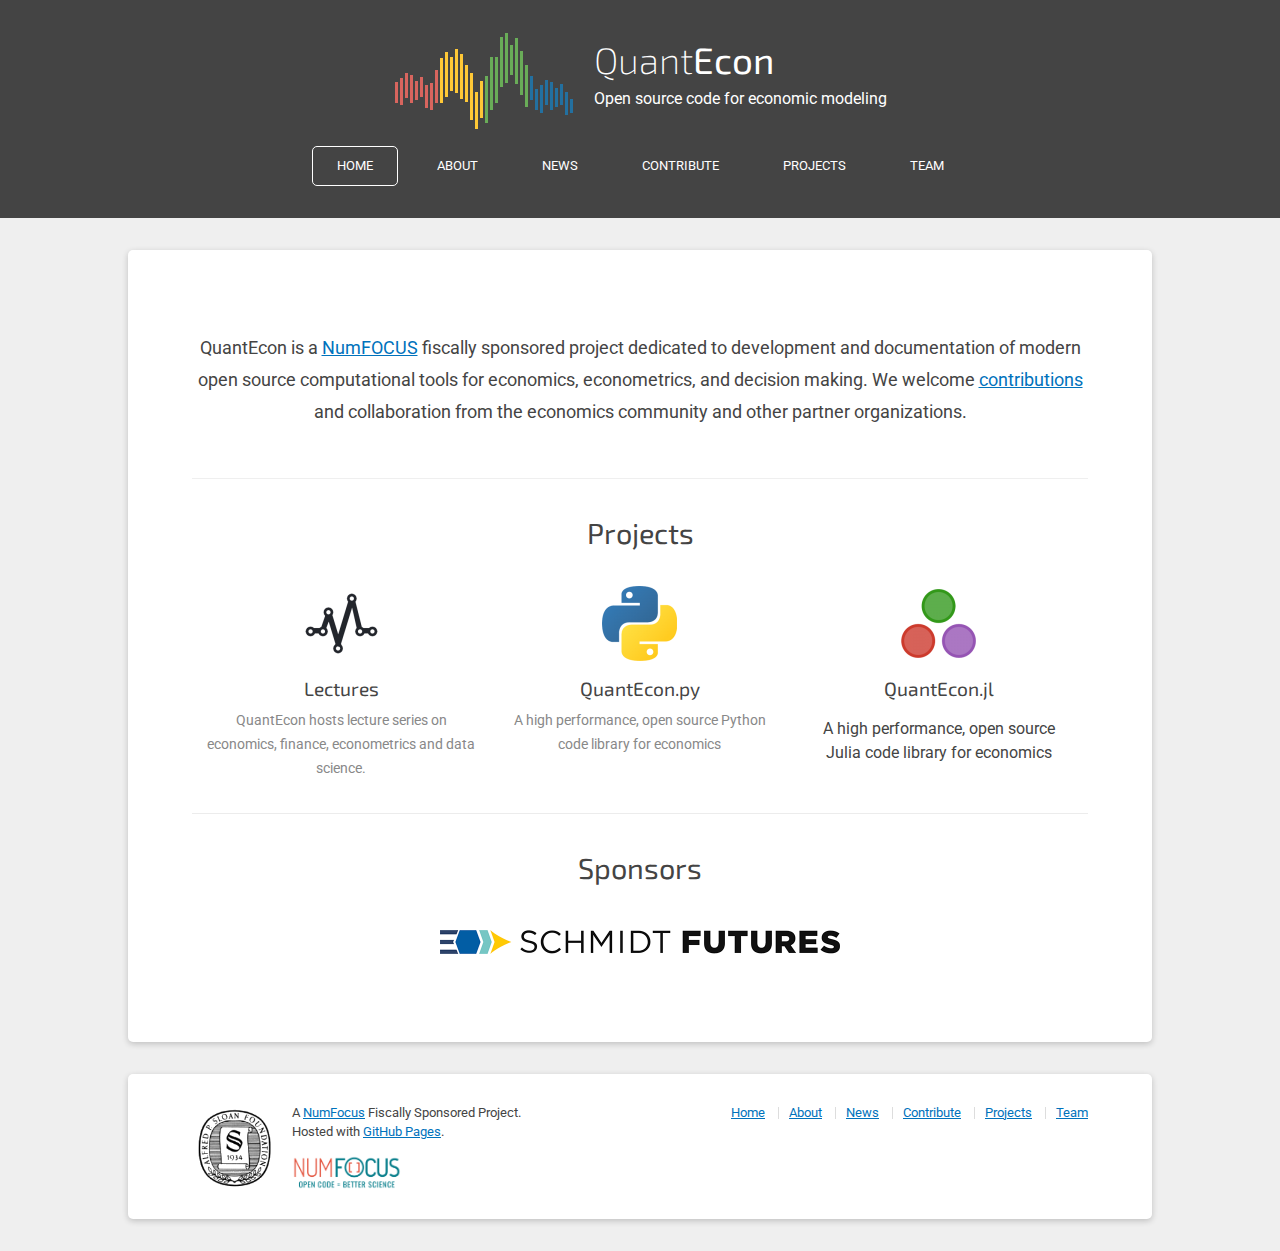
<file: ref/QuantEcon.htm>
<!DOCTYPE html>

<!-- <script async="" src="QuantEcon_files/js"></script> -->
<script>
  window.dataLayer = window.dataLayer || [];
  function gtag(){dataLayer.push(arguments);}
  gtag('js', new Date());

  gtag('config', 'UA-54984338-2');
</script>

<meta charset="utf-8">
<title>QuantEcon</title>
<meta name="description" content="QuantEcon is an organization run by economists for economists with the aim of coordinating distributed development of high quality open source code for all forms of quantitative economic modeling">
<meta name="author" content="QuantEcon">
<meta name="keywords" content="QuantEcon, Quantitative Economics, Economics, Sloan, Alfred P. Sloan Foundation, Tom J. Sargent, John Stachurski">

<meta name="viewport" content="width=device-width, initial-scale=1">
<link rel="stylesheet" href="QuantEcon_files/main.css">
<!-- <link rel="icon" href="https://quantecon.org/assets/img/favicon.ico" type="image/x-icon"> -->
<!-- <link href="QuantEcon_files/css.css" rel="stylesheet"> -->


<body class="language-python" data-new-gr-c-s-check-loaded="8.900.0" data-gr-ext-installed="">
  <!-- <div id="MathJax_Message" style="display: none;"></div> -->
  <!-- <div> -->
    <!-- <link rel="stylesheet" href="QuantEcon_files/menubar-20200503.css"> -->
<!-- <div class="qemb"> QuantEcon menubar -->
<!-- <p class="qemb-logo"><a href="https://quantecon.org/" title="quantecon.org"><span class="show-for-sr">QuantEcon</span></a></p> -->
<!-- <div class="qemb-menu"> -->
<!-- <ul class="qemb-groups"> -->
<!-- <li><a href="https://github.com/QuantEcon/" title="Repository"><span class="show-for-sr">Repository</span> -->
          <!-- </a>
        </li>
      </ul>
    </div>
  </div>
</div> -->

      <button class="hamburger hamburger--collapse" type="button"> 
        <span class="hamburger-box">
          <span class="hamburger-inner"></span>
        </span>
      </button>


        <header class="home-banner">

            
            <div class="container">
                
                <div class="branding">

                    <p class="site-logo"><a href="https://quantecon.org/" title="Home"><img src="QuantEcon_files/qe-logo-large.png" alt="QuantEcon logo"></a></p>
                    
                    <div class="site-name">
                    
                        <p class="site-title"><a href="https://quantecon.org/" title="Home">Quant<span>Econ</span></a></p>


                        <p class="site-tagline">Open source code for economic modeling</p>


                    </div>

                </div>

                <div class="site-nav">
                    
                    <nav class="main">
                      <ul>
                      <li class="active"><a href="https://quantecon.org/">Home</a></li>
                       
                       
                          <li><a href="https://quantecon.org/about/">About</a></li>
                       
                          <li><a href="https://quantecon.org/news/">News</a></li>
                       
                          <li><a href="https://quantecon.org/contribute/">Contribute</a></li>
                       
                          <li><a href="https://quantecon.org/projects/">Projects</a></li>
                       
                          <li><a href="https://quantecon.org/team/">Team</a></li>
                       
                      </ul>

                    </nav>

                </div>

            </div>

        </header>

        <div class="tile">

            <div id="skip"></div>


<div class="blurb">
  <p>QuantEcon is a <a href="http://www.numfocus.org/">NumFOCUS</a> fiscally sponsored project dedicated to development and documentation of modern open source computational tools for economics, econometrics, and
 decision making. We welcome <a href="http://quantecon.org/contribute/">contributions</a> and collaboration from the economics community and other partner organizations.</p>

</div>


<div class="projects">
  <h2>Projects</h2>

  <ul>
     
    <li>
      <a href="https://quantecon.org/lectures/">
        <div class="thumb">
          <img src="QuantEcon_files/project-lectures.png" alt=" " style="width:75px;">
        </div>
        <h3>
          Lectures
        </h3>
        <div class="desc"><p>QuantEcon hosts lecture series on economics, finance, econometrics and data science.</p>
</div>
      </a>
    </li>
    
    <li>
      <a href="https://quantecon.org/quantecon-py/">
        <div class="thumb">
          <img src="QuantEcon_files/project-python.png" alt=" " style="width:75px;">
        </div>
        <h3>
          QuantEcon.py
        </h3>
        <div class="desc"><p>A high performance, open source Python code library for economics</p>
</div>
      </a>
    </li>
    
    <li>
      <a href="https://quantecon.org/quantecon-jl/">
        <div class="thumb">
          <img src="QuantEcon_files/project-julia.png" alt=" " style="width:75px;">
        </div>
        <h3>
          QuantEcon.jl
        </h3>
        <div class="desc"><p>A high performance, open source Julia code library for economics</p>
      </a>
    </li>
    
  </ul>
</div>

<hr>

<div class="sponsors">
  <h2>Sponsors</h2>

  <ul class="sponsor-list">
    <li>
      <a href="https://schmidtfutures.com/">
        <img src="QuantEcon_files/schmidtfutures-logo.png" alt="Schmidt Futures logo" width="400">
      </a>
    </li>
  </ul>
</div>


        </div>

        <footer class="site-footer">

            <div class="footer-copy">
                <p><a href="https://sloan.org/"><img alt="" src="QuantEcon_files/sloan-footer-logo.png" style="float: left; width: 85px; height: 90px; margin-right: 15px;"></a></p>
                <p>A <a href="http://www.numfocus.org/">NumFocus</a> Fiscally Sponsored Project.<br>
Hosted with <a href="https://pages.github.com/">GitHub Pages</a>.</p>
                <p><a href="http://www.numfocus.org/"><img alt="" src="QuantEcon_files/numfocus-logo.png" style="height: 37px; width: 110px;"></a></p>
            </div>

            <nav class="main">
              <ul>
                <li><a href="https://quantecon.org/">Home</a></li>


                <li><a href="https://quantecon.org/about/">About</a></li>

                <li><a href="https://quantecon.org/news/">News</a></li>

                <li><a href="https://quantecon.org/contribute/">Contribute</a></li>

                <li><a href="https://quantecon.org/projects/">Projects</a></li>

                <li><a href="https://quantecon.org/team/">Team</a></li>

              </ul>
            </nav>

        </footer>

        <script src="QuantEcon_files/jquery-1.12.4.min.js"></script>
        <script>window.jQuery || document.write('<script src="/assets/js/jquery-1.12.4.min.js"><\/script>')</script>

        <!-- <script src="QuantEcon_files/main.js"></script> -->
   
    

</body><grammarly-desktop-integration data-grammarly-shadow-root="true"></grammarly-desktop-integration></html>
</file>
<file: html/_static/css/theme.css>
/* Provided by the Sphinx base theme template at build time */
@import "../basic.css";

:root {
  /*****************************************************************************
  * Theme config
  **/
  --pst-header-height: 60px;

  /*****************************************************************************
  * Font size
  **/
  --pst-font-size-base: 15px; /* base font size - applied at body / html level */

  /* heading font sizes */
  --pst-font-size-h1: 36px;
  --pst-font-size-h2: 32px;
  --pst-font-size-h3: 26px;
  --pst-font-size-h4: 21px;
  --pst-font-size-h5: 18px;
  --pst-font-size-h6: 16px;

  /* smaller then heading font sizes*/
  --pst-font-size-milli: 12px;

  --pst-sidebar-font-size: .9em;
  --pst-sidebar-caption-font-size: .9em;

  /*****************************************************************************
  * Font family
  **/
  /* These are adapted from https://systemfontstack.com/ */
  --pst-font-family-base-system: -apple-system, BlinkMacSystemFont, Segoe UI, "Helvetica Neue",
    Arial, sans-serif, Apple Color Emoji, Segoe UI Emoji, Segoe UI Symbol;
  --pst-font-family-monospace-system: "SFMono-Regular", Menlo, Consolas, Monaco,
    Liberation Mono, Lucida Console, monospace;

  --pst-font-family-base: var(--pst-font-family-base-system);
  --pst-font-family-heading: var(--pst-font-family-base);
  --pst-font-family-monospace: var(--pst-font-family-monospace-system);

  /*****************************************************************************
  * Color
  * 
  * Colors are defined in rgb string way, "red, green, blue"
  **/
  --pst-color-primary: 19, 6, 84;
  --pst-color-success: 40, 167, 69;
  --pst-color-info: 0, 123, 255;  /*23, 162, 184;*/
  --pst-color-warning: 255, 193, 7;
  --pst-color-danger: 220, 53, 69;
  --pst-color-text-base: 51, 51, 51;

  --pst-color-h1: var(--pst-color-primary);
  --pst-color-h2: var(--pst-color-primary);
  --pst-color-h3: var(--pst-color-text-base);
  --pst-color-h4: var(--pst-color-text-base);
  --pst-color-h5: var(--pst-color-text-base);
  --pst-color-h6: var(--pst-color-text-base);
  --pst-color-paragraph: var(--pst-color-text-base);
  --pst-color-link: 0, 91, 129;
  --pst-color-link-hover: 227, 46, 0;
  --pst-color-headerlink: 198, 15, 15;
  --pst-color-headerlink-hover: 255, 255, 255;
  --pst-color-preformatted-text: 34, 34, 34;
  --pst-color-preformatted-background: 250, 250, 250;
  --pst-color-inline-code: 232, 62, 140;

  --pst-color-active-navigation: 19, 6, 84;
  --pst-color-navbar-link: 77, 77, 77;
  --pst-color-navbar-link-hover: var(--pst-color-active-navigation);
  --pst-color-navbar-link-active: var(--pst-color-active-navigation);
  --pst-color-sidebar-link: 77, 77, 77;
  --pst-color-sidebar-link-hover: var(--pst-color-active-navigation);
  --pst-color-sidebar-link-active: var(--pst-color-active-navigation);
  --pst-color-sidebar-expander-background-hover: 244, 244, 244;
  --pst-color-sidebar-caption: 77, 77, 77;
  --pst-color-toc-link: 119, 117, 122;
  --pst-color-toc-link-hover: var(--pst-color-active-navigation);
  --pst-color-toc-link-active: var(--pst-color-active-navigation);

  /*****************************************************************************
  * Icon
  **/

  /* font awesome icons*/
  --pst-icon-check-circle: '\f058';
  --pst-icon-info-circle: '\f05a';
  --pst-icon-exclamation-triangle: '\f071';
  --pst-icon-exclamation-circle: '\f06a';
  --pst-icon-times-circle: '\f057';
  --pst-icon-lightbulb: '\f0eb';

  /*****************************************************************************
  * Admonitions
  **/

  --pst-color-admonition-default: var(--pst-color-info);
  --pst-color-admonition-note: var(--pst-color-info);
  --pst-color-admonition-attention: var(--pst-color-warning);
  --pst-color-admonition-caution: var(--pst-color-warning);
  --pst-color-admonition-warning: var(--pst-color-warning);
  --pst-color-admonition-danger: var(--pst-color-danger);
  --pst-color-admonition-error: var(--pst-color-danger);
  --pst-color-admonition-hint: var(--pst-color-success);
  --pst-color-admonition-tip: var(--pst-color-success);
  --pst-color-admonition-important: var(--pst-color-success);

  --pst-icon-admonition-default: var(--pst-icon-info-circle);
  --pst-icon-admonition-note: var(--pst-icon-info-circle);
  --pst-icon-admonition-attention: var(--pst-icon-exclamation-circle);
  --pst-icon-admonition-caution: var(--pst-icon-exclamation-triangle);
  --pst-icon-admonition-warning: var(--pst-icon-exclamation-triangle);
  --pst-icon-admonition-danger: var(--pst-icon-exclamation-triangle);
  --pst-icon-admonition-error: var(--pst-icon-times-circle);
  --pst-icon-admonition-hint: var(--pst-icon-lightbulb);
  --pst-icon-admonition-tip: var(--pst-icon-lightbulb);
  --pst-icon-admonition-important: var(--pst-icon-exclamation-circle);

}
</file>
<file: html/_static/pygments.css>
pre { line-height: 125%; }
td.linenos .normal { color: inherit; background-color: transparent; padding-left: 5px; padding-right: 5px; }
span.linenos { color: inherit; background-color: transparent; padding-left: 5px; padding-right: 5px; }
td.linenos .special { color: #000000; background-color: #ffffc0; padding-left: 5px; padding-right: 5px; }
span.linenos.special { color: #000000; background-color: #ffffc0; padding-left: 5px; padding-right: 5px; }
.highlight .hll { background-color: #ffffcc }
.highlight { background: #eeffcc; }
.highlight .c { color: #408090; font-style: italic } /* Comment */
.highlight .err { border: 1px solid #FF0000 } /* Error */
.highlight .k { color: #007020; font-weight: bold } /* Keyword */
.highlight .o { color: #666666 } /* Operator */
.highlight .ch { color: #408090; font-style: italic } /* Comment.Hashbang */
.highlight .cm { color: #408090; font-style: italic } /* Comment.Multiline */
.highlight .cp { color: #007020 } /* Comment.Preproc */
.highlight .cpf { color: #408090; font-style: italic } /* Comment.PreprocFile */
.highlight .c1 { color: #408090; font-style: italic } /* Comment.Single */
.highlight .cs { color: #408090; background-color: #fff0f0 } /* Comment.Special */
.highlight .gd { color: #A00000 } /* Generic.Deleted */
.highlight .ge { font-style: italic } /* Generic.Emph */
.highlight .gr { color: #FF0000 } /* Generic.Error */
.highlight .gh { color: #000080; font-weight: bold } /* Generic.Heading */
.highlight .gi { color: #00A000 } /* Generic.Inserted */
.highlight .go { color: #333333 } /* Generic.Output */
.highlight .gp { color: #c65d09; font-weight: bold } /* Generic.Prompt */
.highlight .gs { font-weight: bold } /* Generic.Strong */
.highlight .gu { color: #800080; font-weight: bold } /* Generic.Subheading */
.highlight .gt { color: #0044DD } /* Generic.Traceback */
.highlight .kc { color: #007020; font-weight: bold } /* Keyword.Constant */
.highlight .kd { color: #007020; font-weight: bold } /* Keyword.Declaration */
.highlight .kn { color: #007020; font-weight: bold } /* Keyword.Namespace */
.highlight .kp { color: #007020 } /* Keyword.Pseudo */
.highlight .kr { color: #007020; font-weight: bold } /* Keyword.Reserved */
.highlight .kt { color: #902000 } /* Keyword.Type */
.highlight .m { color: #208050 } /* Literal.Number */
.highlight .s { color: #4070a0 } /* Literal.String */
.highlight .na { color: #4070a0 } /* Name.Attribute */
.highlight .nb { color: #007020 } /* Name.Builtin */
.highlight .nc { color: #0e84b5; font-weight: bold } /* Name.Class */
.highlight .no { color: #60add5 } /* Name.Constant */
.highlight .nd { color: #555555; font-weight: bold } /* Name.Decorator */
.highlight .ni { color: #d55537; font-weight: bold } /* Name.Entity */
.highlight .ne { color: #007020 } /* Name.Exception */
.highlight .nf { color: #06287e } /* Name.Function */
.highlight .nl { color: #002070; font-weight: bold } /* Name.Label */
.highlight .nn { color: #0e84b5; font-weight: bold } /* Name.Namespace */
.highlight .nt { color: #062873; font-weight: bold } /* Name.Tag */
.highlight .nv { color: #bb60d5 } /* Name.Variable */
.highlight .ow { color: #007020; font-weight: bold } /* Operator.Word */
.highlight .w { color: #bbbbbb } /* Text.Whitespace */
.highlight .mb { color: #208050 } /* Literal.Number.Bin */
.highlight .mf { color: #208050 } /* Literal.Number.Float */
.highlight .mh { color: #208050 } /* Literal.Number.Hex */
.highlight .mi { color: #208050 } /* Literal.Number.Integer */
.highlight .mo { color: #208050 } /* Literal.Number.Oct */
.highlight .sa { color: #4070a0 } /* Literal.String.Affix */
.highlight .sb { color: #4070a0 } /* Literal.String.Backtick */
.highlight .sc { color: #4070a0 } /* Literal.String.Char */
.highlight .dl { color: #4070a0 } /* Literal.String.Delimiter */
.highlight .sd { color: #4070a0; font-style: italic } /* Literal.String.Doc */
.highlight .s2 { color: #4070a0 } /* Literal.String.Double */
.highlight .se { color: #4070a0; font-weight: bold } /* Literal.String.Escape */
.highlight .sh { color: #4070a0 } /* Literal.String.Heredoc */
.highlight .si { color: #70a0d0; font-style: italic } /* Literal.String.Interpol */
.highlight .sx { color: #c65d09 } /* Literal.String.Other */
.highlight .sr { color: #235388 } /* Literal.String.Regex */
.highlight .s1 { color: #4070a0 } /* Literal.String.Single */
.highlight .ss { color: #517918 } /* Literal.String.Symbol */
.highlight .bp { color: #007020 } /* Name.Builtin.Pseudo */
.highlight .fm { color: #06287e } /* Name.Function.Magic */
.highlight .vc { color: #bb60d5 } /* Name.Variable.Class */
.highlight .vg { color: #bb60d5 } /* Name.Variable.Global */
.highlight .vi { color: #bb60d5 } /* Name.Variable.Instance */
.highlight .vm { color: #bb60d5 } /* Name.Variable.Magic */
.highlight .il { color: #208050 } /* Literal.Number.Integer.Long */
</file>
<file: html/_static/togglebutton.css>
/**
 * Admonition-based toggles
 */

/* Visibility of the target */
.admonition.toggle .admonition-title ~ * {
    transition: opacity .3s, height .3s;
}

/* Toggle buttons inside admonitions so we see the title */
.toggle.admonition {
    position: relative;
}

/* Titles should cut off earlier to avoid overlapping w/ button */
.toggle.admonition .admonition-title {
    padding-right: 25%;
    cursor: pointer;
}

/* hides all the content of a page until de-toggled */
.toggle-hidden.admonition .admonition-title ~ * {
    height: 0;
    margin: 0;
    float: left; /* so they overlap when hidden */
    opacity: 0;
    visibility: hidden;
}

/* General button style and position*/
button.toggle-button {
    /**
     * Background and shape. By default there's no background
     * but users can style as they wish
     */  
    background: none;
    border: none;
    outline: none;

    /* Positioning just inside the amonition title */
    margin-right: 0.5em;
    position: absolute;
    right: 0em;
    top: .5em;
    float: right;
    padding: 0px;
    display: flex;
}

/* Display the toggle hint on wide screens */
@media (min-width: 768px) {
    button.toggle-button.toggle-button-hidden:before {
        content: attr(data-toggle-hint);  /* This will be filled in by JS */
        font-size: .8em;
        align-self: center;
    }
}

/* Icon behavior */
.tb-icon {
    transition: transform .2s ease-out;
    height: 1.5em;
    width: 1.5em;
    stroke: currentColor;  /* So that we inherit the color of other text */
}

/* Rotate icon with admonitions so that it points down */
.admonition.toggle .tb-icon {
    transform: rotate(-90deg);
}

/* When the admonition is hidden, icon should flip upwards but retain rotation */
/* We scaleX, in order to flip along Y, because it is rotated */
.admonition.toggle .toggle-button-hidden .tb-icon {
    transform: rotate(-90deg) scaleX(-1);
}

/* With details toggles, we don't rotate the icon so it points right */
details.toggle-details .tb-icon {
    height: 1.4em;
    width: 1.4em;
    margin-top: 0.1em;  /* To center the button vertically */
}


/**
 * Details-based toggles.
 * In this case, we wrap elements with `.toggle` in a details block.
 */

/* Details blocks */
details.toggle-details {
    margin: 1em 0;
}

details.toggle-details summary {
    display: flex;
    align-items: center;
    width: fit-content;
    cursor: pointer;
    list-style: none;
    border-radius: .4em;
    border: 1px solid #ccc;
    background: #f8f8f8;
    padding: 0.2em 0.7em 0.3em 0.5em; /* Less padding on left because the SVG has left margin */
    font-size: 0.8em;
}

.toggle-details__summary-text {
    margin-left: 0.2em;
}

details.toggle-details summary:hover {
    background: #f6f6f6;
}

details.toggle-details summary:active {
    background: #eee;
}

details.toggle-details[open] summary {
    margin-bottom: .5em;
}

details.toggle-details[open] summary .tb-icon {
    transform: rotate(90deg);
}

details.toggle-details[open] summary ~ * {
    animation: toggle-fade-in .3s ease-out;
}

@keyframes toggle-fade-in {
  from {opacity: 0%;}
  to {opacity: 100%;}
}

/* Print rules - we hide all toggle button elements at print */
@media print {
    /* Always hide the summary so the button doesn't show up */
    details.toggle-details summary {
        display: none;
    }
}
</file>
<file: html/_static/copybutton.css>
/* Copy buttons */
button.copybtn {
    position: absolute;
    display: flex;
    top: .3em;
    right: .3em;
    width: 1.7em;
    height: 1.7em;
	opacity: 0;
    transition: opacity 0.3s, border .3s, background-color .3s;
    user-select: none;
    padding: 0;
    border: none;
    outline: none;
    border-radius: 0.4em;
    /* The colors that GitHub uses */
    border: #1b1f2426 1px solid;
    background-color: #f6f8fa;
    color: #57606a;
}

button.copybtn.success {
    border-color: #22863a;
    color: #22863a;
}

button.copybtn svg {
    stroke: currentColor;
    width: 1.5em;
    height: 1.5em;
    padding: 0.1em;
}

div.highlight  {
    position: relative;
}

.highlight:hover button.copybtn {
	opacity: 1;
}

.highlight button.copybtn:hover {
    background-color: rgb(235, 235, 235);
}

.highlight button.copybtn:active {
    background-color: rgb(187, 187, 187);
}

/**
 * A minimal CSS-only tooltip copied from:
 *   https://codepen.io/mildrenben/pen/rVBrpK
 *
 * To use, write HTML like the following:
 *
 * <p class="o-tooltip--left" data-tooltip="Hey">Short</p>
 */
 .o-tooltip--left {
  position: relative;
 }

 .o-tooltip--left:after {
    opacity: 0;
    visibility: hidden;
    position: absolute;
    content: attr(data-tooltip);
    padding: .2em;
    font-size: .8em;
    left: -.2em;
    background: grey;
    color: white;
    white-space: nowrap;
    z-index: 2;
    border-radius: 2px;
    transform: translateX(-102%) translateY(0);
    transition: opacity 0.2s cubic-bezier(0.64, 0.09, 0.08, 1), transform 0.2s cubic-bezier(0.64, 0.09, 0.08, 1);
}

.o-tooltip--left:hover:after {
    display: block;
    opacity: 1;
    visibility: visible;
    transform: translateX(-100%) translateY(0);
    transition: opacity 0.2s cubic-bezier(0.64, 0.09, 0.08, 1), transform 0.2s cubic-bezier(0.64, 0.09, 0.08, 1);
    transition-delay: .5s;
}

/* By default the copy button shouldn't show up when printing a page */
@media print {
    button.copybtn {
        display: none;
    }
}
</file>
<file: html/_static/mystnb.css>
/* Whole cell */
div.container.cell {
  padding-left: 0;
  margin-bottom: 1em;
}

/* Removing all background formatting so we can control at the div level */
.cell_input div.highlight, .cell_output pre, .cell_input pre, .cell_output .output {
  border: none;
  box-shadow: none;
}

.cell_output .output pre, .cell_input pre {
  margin: 0px;
}

/* Input cells */
div.cell div.cell_input {
  padding-left: 0em;
  padding-right: 0em;
  border: 1px #ccc solid;
  background-color: #f7f7f7;
  border-left-color: green;
  border-left-width: medium;
}

div.cell_input > div, div.cell_output div.output > div.highlight {
  margin: 0em !important;
  border: none !important;
}

/* All cell outputs */
.cell_output {
  padding-left: 1em;
  padding-right: 0em;
  margin-top: 1em;
}

/* Outputs from jupyter_sphinx overrides to remove extra CSS */
div.section div.jupyter_container {
  padding: .4em;
  margin: 0 0 .4em 0;
  background-color: none;
  border: none;
  -moz-box-shadow: none;
  -webkit-box-shadow: none;
  box-shadow: none;
}

/* Text outputs from cells */
.cell_output .output.text_plain,
.cell_output .output.traceback,
.cell_output .output.stream,
.cell_output .output.stderr
  {
  background: #fcfcfc;
  margin-top: 1em;
  margin-bottom: 0em;
  box-shadow: none;
}

.cell_output .output.text_plain,
.cell_output .output.stream,
.cell_output .output.stderr {
  border: 1px solid #f7f7f7;
}

.cell_output .output.stderr {
  background: #fdd;
}

.cell_output .output.traceback {
  border: 1px solid #ffd6d6;
}

/* Math align to the left */
.cell_output .MathJax_Display {
  text-align: left !important;
}

/* Pandas tables. Pulled from the Jupyter / nbsphinx CSS */
div.cell_output table {
    border: none;
    border-collapse: collapse;
    border-spacing: 0;
    color: black;
    font-size: 1em;
    table-layout: fixed;
  }
  div.cell_output thead {
    border-bottom: 1px solid black;
    vertical-align: bottom;
  }
  div.cell_output tr,
  div.cell_output th,
  div.cell_output td {
    text-align: right;
    vertical-align: middle;
    padding: 0.5em 0.5em;
    line-height: normal;
    white-space: normal;
    max-width: none;
    border: none;
  }
  div.cell_output th {
    font-weight: bold;
  }
  div.cell_output tbody tr:nth-child(odd) {
    background: #f5f5f5;
  }
  div.cell_output tbody tr:hover {
    background: rgba(66, 165, 245, 0.2);
  }


/* Inline text from `paste` operation */

span.pasted-text {
  font-weight: bold;
}

span.pasted-inline img {
  max-height: 2em;
}

tbody span.pasted-inline img {
  max-height: none;
}

/* Font colors for translated ANSI escape sequences
Color values are adapted from share/jupyter/nbconvert/templates/classic/static/style.css
*/
div.highlight .-Color-Bold {
  font-weight: bold;
}
div.highlight .-Color[class*=-Black] {
  color :#3E424D
}
div.highlight .-Color[class*=-Red] {
  color: #E75C58
}
div.highlight .-Color[class*=-Green] {
  color: #00A250
}
div.highlight .-Color[class*=-Yellow] {
  color: yellow
}
div.highlight .-Color[class*=-Blue] {
  color: #208FFB
}
div.highlight .-Color[class*=-Magenta] {
  color: #D160C4
}
div.highlight .-Color[class*=-Cyan] {
  color: #60C6C8
}
div.highlight .-Color[class*=-White] {
  color: #C5C1B4
}
div.highlight .-Color[class*=-BGBlack] {
  background-color: #3E424D
}
div.highlight .-Color[class*=-BGRed] {
  background-color: #E75C58
}
div.highlight .-Color[class*=-BGGreen] {
  background-color: #00A250
}
div.highlight .-Color[class*=-BGYellow] {
  background-color: yellow
}
div.highlight .-Color[class*=-BGBlue] {
  background-color: #208FFB
}
div.highlight .-Color[class*=-BGMagenta] {
  background-color: #D160C4
}
div.highlight .-Color[class*=-BGCyan] {
  background-color: #60C6C8
}
div.highlight .-Color[class*=-BGWhite] {
  background-color: #C5C1B4
}

/* Font colors for 8-bit ANSI */

div.highlight .-Color[class*=-C0] {
  color: #000000
}
div.highlight .-Color[class*=-BGC0] {
  background-color: #000000
}
div.highlight .-Color[class*=-C1] {
  color: #800000
}
div.highlight .-Color[class*=-BGC1] {
  background-color: #800000
}
div.highlight .-Color[class*=-C2] {
  color: #008000
}
div.highlight .-Color[class*=-BGC2] {
  background-color: #008000
}
div.highlight .-Color[class*=-C3] {
  color: #808000
}
div.highlight .-Color[class*=-BGC3] {
  background-color: #808000
}
div.highlight .-Color[class*=-C4] {
  color: #000080
}
div.highlight .-Color[class*=-BGC4] {
  background-color: #000080
}
div.highlight .-Color[class*=-C5] {
  color: #800080
}
div.highlight .-Color[class*=-BGC5] {
  background-color: #800080
}
div.highlight .-Color[class*=-C6] {
  color: #008080
}
div.highlight .-Color[class*=-BGC6] {
  background-color: #008080
}
div.highlight .-Color[class*=-C7] {
  color: #C0C0C0
}
div.highlight .-Color[class*=-BGC7] {
  background-color: #C0C0C0
}
div.highlight .-Color[class*=-C8] {
  color: #808080
}
div.highlight .-Color[class*=-BGC8] {
  background-color: #808080
}
div.highlight .-Color[class*=-C9] {
  color: #FF0000
}
div.highlight .-Color[class*=-BGC9] {
  background-color: #FF0000
}
div.highlight .-Color[class*=-C10] {
  color: #00FF00
}
div.highlight .-Color[class*=-BGC10] {
  background-color: #00FF00
}
div.highlight .-Color[class*=-C11] {
  color: #FFFF00
}
div.highlight .-Color[class*=-BGC11] {
  background-color: #FFFF00
}
div.highlight .-Color[class*=-C12] {
  color: #0000FF
}
div.highlight .-Color[class*=-BGC12] {
  background-color: #0000FF
}
div.highlight .-Color[class*=-C13] {
  color: #FF00FF
}
div.highlight .-Color[class*=-BGC13] {
  background-color: #FF00FF
}
div.highlight .-Color[class*=-C14] {
  color: #00FFFF
}
div.highlight .-Color[class*=-BGC14] {
  background-color: #00FFFF
}
div.highlight .-Color[class*=-C15] {
  color: #FFFFFF
}
div.highlight .-Color[class*=-BGC15] {
  background-color: #FFFFFF
}
div.highlight .-Color[class*=-C16] {
  color: #000000
}
div.highlight .-Color[class*=-BGC16] {
  background-color: #000000
}
div.highlight .-Color[class*=-C17] {
  color: #00005F
}
div.highlight .-Color[class*=-BGC17] {
  background-color: #00005F
}
div.highlight .-Color[class*=-C18] {
  color: #000087
}
div.highlight .-Color[class*=-BGC18] {
  background-color: #000087
}
div.highlight .-Color[class*=-C19] {
  color: #0000AF
}
div.highlight .-Color[class*=-BGC19] {
  background-color: #0000AF
}
div.highlight .-Color[class*=-C20] {
  color: #0000D7
}
div.highlight .-Color[class*=-BGC20] {
  background-color: #0000D7
}
div.highlight .-Color[class*=-C21] {
  color: #0000FF
}
div.highlight .-Color[class*=-BGC21] {
  background-color: #0000FF
}
div.highlight .-Color[class*=-C22] {
  color: #005F00
}
div.highlight .-Color[class*=-BGC22] {
  background-color: #005F00
}
div.highlight .-Color[class*=-C23] {
  color: #005F5F
}
div.highlight .-Color[class*=-BGC23] {
  background-color: #005F5F
}
div.highlight .-Color[class*=-C24] {
  color: #005F87
}
div.highlight .-Color[class*=-BGC24] {
  background-color: #005F87
}
div.highlight .-Color[class*=-C25] {
  color: #005FAF
}
div.highlight .-Color[class*=-BGC25] {
  background-color: #005FAF
}
div.highlight .-Color[class*=-C26] {
  color: #005FD7
}
div.highlight .-Color[class*=-BGC26] {
  background-color: #005FD7
}
div.highlight .-Color[class*=-C27] {
  color: #005FFF
}
div.highlight .-Color[class*=-BGC27] {
  background-color: #005FFF
}
div.highlight .-Color[class*=-C28] {
  color: #008700
}
div.highlight .-Color[class*=-BGC28] {
  background-color: #008700
}
div.highlight .-Color[class*=-C29] {
  color: #00875F
}
div.highlight .-Color[class*=-BGC29] {
  background-color: #00875F
}
div.highlight .-Color[class*=-C30] {
  color: #008787
}
div.highlight .-Color[class*=-BGC30] {
  background-color: #008787
}
div.highlight .-Color[class*=-C31] {
  color: #0087AF
}
div.highlight .-Color[class*=-BGC31] {
  background-color: #0087AF
}
div.highlight .-Color[class*=-C32] {
  color: #0087D7
}
div.highlight .-Color[class*=-BGC32] {
  background-color: #0087D7
}
div.highlight .-Color[class*=-C33] {
  color: #0087FF
}
div.highlight .-Color[class*=-BGC33] {
  background-color: #0087FF
}
div.highlight .-Color[class*=-C34] {
  color: #00AF00
}
div.highlight .-Color[class*=-BGC34] {
  background-color: #00AF00
}
div.highlight .-Color[class*=-C35] {
  color: #00AF5F
}
div.highlight .-Color[class*=-BGC35] {
  background-color: #00AF5F
}
div.highlight .-Color[class*=-C36] {
  color: #00AF87
}
div.highlight .-Color[class*=-BGC36] {
  background-color: #00AF87
}
div.highlight .-Color[class*=-C37] {
  color: #00AFAF
}
div.highlight .-Color[class*=-BGC37] {
  background-color: #00AFAF
}
div.highlight .-Color[class*=-C38] {
  color: #00AFD7
}
div.highlight .-Color[class*=-BGC38] {
  background-color: #00AFD7
}
div.highlight .-Color[class*=-C39] {
  color: #00AFFF
}
div.highlight .-Color[class*=-BGC39] {
  background-color: #00AFFF
}
div.highlight .-Color[class*=-C40] {
  color: #00D700
}
div.highlight .-Color[class*=-BGC40] {
  background-color: #00D700
}
div.highlight .-Color[class*=-C41] {
  color: #00D75F
}
div.highlight .-Color[class*=-BGC41] {
  background-color: #00D75F
}
div.highlight .-Color[class*=-C42] {
  color: #00D787
}
div.highlight .-Color[class*=-BGC42] {
  background-color: #00D787
}
div.highlight .-Color[class*=-C43] {
  color: #00D7AF
}
div.highlight .-Color[class*=-BGC43] {
  background-color: #00D7AF
}
div.highlight .-Color[class*=-C44] {
  color: #00D7D7
}
div.highlight .-Color[class*=-BGC44] {
  background-color: #00D7D7
}
div.highlight .-Color[class*=-C45] {
  color: #00D7FF
}
div.highlight .-Color[class*=-BGC45] {
  background-color: #00D7FF
}
div.highlight .-Color[class*=-C46] {
  color: #00FF00
}
div.highlight .-Color[class*=-BGC46] {
  background-color: #00FF00
}
div.highlight .-Color[class*=-C47] {
  color: #00FF5F
}
div.highlight .-Color[class*=-BGC47] {
  background-color: #00FF5F
}
div.highlight .-Color[class*=-C48] {
  color: #00FF87
}
div.highlight .-Color[class*=-BGC48] {
  background-color: #00FF87
}
div.highlight .-Color[class*=-C49] {
  color: #00FFAF
}
div.highlight .-Color[class*=-BGC49] {
  background-color: #00FFAF
}
div.highlight .-Color[class*=-C50] {
  color: #00FFD7
}
div.highlight .-Color[class*=-BGC50] {
  background-color: #00FFD7
}
div.highlight .-Color[class*=-C51] {
  color: #00FFFF
}
div.highlight .-Color[class*=-BGC51] {
  background-color: #00FFFF
}
div.highlight .-Color[class*=-C52] {
  color: #5F0000
}
div.highlight .-Color[class*=-BGC52] {
  background-color: #5F0000
}
div.highlight .-Color[class*=-C53] {
  color: #5F005F
}
div.highlight .-Color[class*=-BGC53] {
  background-color: #5F005F
}
div.highlight .-Color[class*=-C54] {
  color: #5F0087
}
div.highlight .-Color[class*=-BGC54] {
  background-color: #5F0087
}
div.highlight .-Color[class*=-C55] {
  color: #5F00AF
}
div.highlight .-Color[class*=-BGC55] {
  background-color: #5F00AF
}
div.highlight .-Color[class*=-C56] {
  color: #5F00D7
}
div.highlight .-Color[class*=-BGC56] {
  background-color: #5F00D7
}
div.highlight .-Color[class*=-C57] {
  color: #5F00FF
}
div.highlight .-Color[class*=-BGC57] {
  background-color: #5F00FF
}
div.highlight .-Color[class*=-C58] {
  color: #5F5F00
}
div.highlight .-Color[class*=-BGC58] {
  background-color: #5F5F00
}
div.highlight .-Color[class*=-C59] {
  color: #5F5F5F
}
div.highlight .-Color[class*=-BGC59] {
  background-color: #5F5F5F
}
div.highlight .-Color[class*=-C60] {
  color: #5F5F87
}
div.highlight .-Color[class*=-BGC60] {
  background-color: #5F5F87
}
div.highlight .-Color[class*=-C61] {
  color: #5F5FAF
}
div.highlight .-Color[class*=-BGC61] {
  background-color: #5F5FAF
}
div.highlight .-Color[class*=-C62] {
  color: #5F5FD7
}
div.highlight .-Color[class*=-BGC62] {
  background-color: #5F5FD7
}
div.highlight .-Color[class*=-C63] {
  color: #5F5FFF
}
div.highlight .-Color[class*=-BGC63] {
  background-color: #5F5FFF
}
div.highlight .-Color[class*=-C64] {
  color: #5F8700
}
div.highlight .-Color[class*=-BGC64] {
  background-color: #5F8700
}
div.highlight .-Color[class*=-C65] {
  color: #5F875F
}
div.highlight .-Color[class*=-BGC65] {
  background-color: #5F875F
}
div.highlight .-Color[class*=-C66] {
  color: #5F8787
}
div.highlight .-Color[class*=-BGC66] {
  background-color: #5F8787
}
div.highlight .-Color[class*=-C67] {
  color: #5F87AF
}
div.highlight .-Color[class*=-BGC67] {
  background-color: #5F87AF
}
div.highlight .-Color[class*=-C68] {
  color: #5F87D7
}
div.highlight .-Color[class*=-BGC68] {
  background-color: #5F87D7
}
div.highlight .-Color[class*=-C69] {
  color: #5F87FF
}
div.highlight .-Color[class*=-BGC69] {
  background-color: #5F87FF
}
div.highlight .-Color[class*=-C70] {
  color: #5FAF00
}
div.highlight .-Color[class*=-BGC70] {
  background-color: #5FAF00
}
div.highlight .-Color[class*=-C71] {
  color: #5FAF5F
}
div.highlight .-Color[class*=-BGC71] {
  background-color: #5FAF5F
}
div.highlight .-Color[class*=-C72] {
  color: #5FAF87
}
div.highlight .-Color[class*=-BGC72] {
  background-color: #5FAF87
}
div.highlight .-Color[class*=-C73] {
  color: #5FAFAF
}
div.highlight .-Color[class*=-BGC73] {
  background-color: #5FAFAF
}
div.highlight .-Color[class*=-C74] {
  color: #5FAFD7
}
div.highlight .-Color[class*=-BGC74] {
  background-color: #5FAFD7
}
div.highlight .-Color[class*=-C75] {
  color: #5FAFFF
}
div.highlight .-Color[class*=-BGC75] {
  background-color: #5FAFFF
}
div.highlight .-Color[class*=-C76] {
  color: #5FD700
}
div.highlight .-Color[class*=-BGC76] {
  background-color: #5FD700
}
div.highlight .-Color[class*=-C77] {
  color: #5FD75F
}
div.highlight .-Color[class*=-BGC77] {
  background-color: #5FD75F
}
div.highlight .-Color[class*=-C78] {
  color: #5FD787
}
div.highlight .-Color[class*=-BGC78] {
  background-color: #5FD787
}
div.highlight .-Color[class*=-C79] {
  color: #5FD7AF
}
div.highlight .-Color[class*=-BGC79] {
  background-color: #5FD7AF
}
div.highlight .-Color[class*=-C80] {
  color: #5FD7D7
}
div.highlight .-Color[class*=-BGC80] {
  background-color: #5FD7D7
}
div.highlight .-Color[class*=-C81] {
  color: #5FD7FF
}
div.highlight .-Color[class*=-BGC81] {
  background-color: #5FD7FF
}
div.highlight .-Color[class*=-C82] {
  color: #5FFF00
}
div.highlight .-Color[class*=-BGC82] {
  background-color: #5FFF00
}
div.highlight .-Color[class*=-C83] {
  color: #5FFF5F
}
div.highlight .-Color[class*=-BGC83] {
  background-color: #5FFF5F
}
div.highlight .-Color[class*=-C84] {
  color: #5FFF87
}
div.highlight .-Color[class*=-BGC84] {
  background-color: #5FFF87
}
div.highlight .-Color[class*=-C85] {
  color: #5FFFAF
}
div.highlight .-Color[class*=-BGC85] {
  background-color: #5FFFAF
}
div.highlight .-Color[class*=-C86] {
  color: #5FFFD7
}
div.highlight .-Color[class*=-BGC86] {
  background-color: #5FFFD7
}
div.highlight .-Color[class*=-C87] {
  color: #5FFFFF
}
div.highlight .-Color[class*=-BGC87] {
  background-color: #5FFFFF
}
div.highlight .-Color[class*=-C88] {
  color: #870000
}
div.highlight .-Color[class*=-BGC88] {
  background-color: #870000
}
div.highlight .-Color[class*=-C89] {
  color: #87005F
}
div.highlight .-Color[class*=-BGC89] {
  background-color: #87005F
}
div.highlight .-Color[class*=-C90] {
  color: #870087
}
div.highlight .-Color[class*=-BGC90] {
  background-color: #870087
}
div.highlight .-Color[class*=-C91] {
  color: #8700AF
}
div.highlight .-Color[class*=-BGC91] {
  background-color: #8700AF
}
div.highlight .-Color[class*=-C92] {
  color: #8700D7
}
div.highlight .-Color[class*=-BGC92] {
  background-color: #8700D7
}
div.highlight .-Color[class*=-C93] {
  color: #8700FF
}
div.highlight .-Color[class*=-BGC93] {
  background-color: #8700FF
}
div.highlight .-Color[class*=-C94] {
  color: #875F00
}
div.highlight .-Color[class*=-BGC94] {
  background-color: #875F00
}
div.highlight .-Color[class*=-C95] {
  color: #875F5F
}
div.highlight .-Color[class*=-BGC95] {
  background-color: #875F5F
}
div.highlight .-Color[class*=-C96] {
  color: #875F87
}
div.highlight .-Color[class*=-BGC96] {
  background-color: #875F87
}
div.highlight .-Color[class*=-C97] {
  color: #875FAF
}
div.highlight .-Color[class*=-BGC97] {
  background-color: #875FAF
}
div.highlight .-Color[class*=-C98] {
  color: #875FD7
}
div.highlight .-Color[class*=-BGC98] {
  background-color: #875FD7
}
div.highlight .-Color[class*=-C99] {
  color: #875FFF
}
div.highlight .-Color[class*=-BGC99] {
  background-color: #875FFF
}
div.highlight .-Color[class*=-C100] {
  color: #878700
}
div.highlight .-Color[class*=-BGC100] {
  background-color: #878700
}
div.highlight .-Color[class*=-C101] {
  color: #87875F
}
div.highlight .-Color[class*=-BGC101] {
  background-color: #87875F
}
div.highlight .-Color[class*=-C102] {
  color: #878787
}
div.highlight .-Color[class*=-BGC102] {
  background-color: #878787
}
div.highlight .-Color[class*=-C103] {
  color: #8787AF
}
div.highlight .-Color[class*=-BGC103] {
  background-color: #8787AF
}
div.highlight .-Color[class*=-C104] {
  color: #8787D7
}
div.highlight .-Color[class*=-BGC104] {
  background-color: #8787D7
}
div.highlight .-Color[class*=-C105] {
  color: #8787FF
}
div.highlight .-Color[class*=-BGC105] {
  background-color: #8787FF
}
div.highlight .-Color[class*=-C106] {
  color: #87AF00
}
div.highlight .-Color[class*=-BGC106] {
  background-color: #87AF00
}
div.highlight .-Color[class*=-C107] {
  color: #87AF5F
}
div.highlight .-Color[class*=-BGC107] {
  background-color: #87AF5F
}
div.highlight .-Color[class*=-C108] {
  color: #87AF87
}
div.highlight .-Color[class*=-BGC108] {
  background-color: #87AF87
}
div.highlight .-Color[class*=-C109] {
  color: #87AFAF
}
div.highlight .-Color[class*=-BGC109] {
  background-color: #87AFAF
}
div.highlight .-Color[class*=-C110] {
  color: #87AFD7
}
div.highlight .-Color[class*=-BGC110] {
  background-color: #87AFD7
}
div.highlight .-Color[class*=-C111] {
  color: #87AFFF
}
div.highlight .-Color[class*=-BGC111] {
  background-color: #87AFFF
}
div.highlight .-Color[class*=-C112] {
  color: #87D700
}
div.highlight .-Color[class*=-BGC112] {
  background-color: #87D700
}
div.highlight .-Color[class*=-C113] {
  color: #87D75F
}
div.highlight .-Color[class*=-BGC113] {
  background-color: #87D75F
}
div.highlight .-Color[class*=-C114] {
  color: #87D787
}
div.highlight .-Color[class*=-BGC114] {
  background-color: #87D787
}
div.highlight .-Color[class*=-C115] {
  color: #87D7AF
}
div.highlight .-Color[class*=-BGC115] {
  background-color: #87D7AF
}
div.highlight .-Color[class*=-C116] {
  color: #87D7D7
}
div.highlight .-Color[class*=-BGC116] {
  background-color: #87D7D7
}
div.highlight .-Color[class*=-C117] {
  color: #87D7FF
}
div.highlight .-Color[class*=-BGC117] {
  background-color: #87D7FF
}
div.highlight .-Color[class*=-C118] {
  color: #87FF00
}
div.highlight .-Color[class*=-BGC118] {
  background-color: #87FF00
}
div.highlight .-Color[class*=-C119] {
  color: #87FF5F
}
div.highlight .-Color[class*=-BGC119] {
  background-color: #87FF5F
}
div.highlight .-Color[class*=-C120] {
  color: #87FF87
}
div.highlight .-Color[class*=-BGC120] {
  background-color: #87FF87
}
div.highlight .-Color[class*=-C121] {
  color: #87FFAF
}
div.highlight .-Color[class*=-BGC121] {
  background-color: #87FFAF
}
div.highlight .-Color[class*=-C122] {
  color: #87FFD7
}
div.highlight .-Color[class*=-BGC122] {
  background-color: #87FFD7
}
div.highlight .-Color[class*=-C123] {
  color: #87FFFF
}
div.highlight .-Color[class*=-BGC123] {
  background-color: #87FFFF
}
div.highlight .-Color[class*=-C124] {
  color: #AF0000
}
div.highlight .-Color[class*=-BGC124] {
  background-color: #AF0000
}
div.highlight .-Color[class*=-C125] {
  color: #AF005F
}
div.highlight .-Color[class*=-BGC125] {
  background-color: #AF005F
}
div.highlight .-Color[class*=-C126] {
  color: #AF0087
}
div.highlight .-Color[class*=-BGC126] {
  background-color: #AF0087
}
div.highlight .-Color[class*=-C127] {
  color: #AF00AF
}
div.highlight .-Color[class*=-BGC127] {
  background-color: #AF00AF
}
div.highlight .-Color[class*=-C128] {
  color: #AF00D7
}
div.highlight .-Color[class*=-BGC128] {
  background-color: #AF00D7
}
div.highlight .-Color[class*=-C129] {
  color: #AF00FF
}
div.highlight .-Color[class*=-BGC129] {
  background-color: #AF00FF
}
div.highlight .-Color[class*=-C130] {
  color: #AF5F00
}
div.highlight .-Color[class*=-BGC130] {
  background-color: #AF5F00
}
div.highlight .-Color[class*=-C131] {
  color: #AF5F5F
}
div.highlight .-Color[class*=-BGC131] {
  background-color: #AF5F5F
}
div.highlight .-Color[class*=-C132] {
  color: #AF5F87
}
div.highlight .-Color[class*=-BGC132] {
  background-color: #AF5F87
}
div.highlight .-Color[class*=-C133] {
  color: #AF5FAF
}
div.highlight .-Color[class*=-BGC133] {
  background-color: #AF5FAF
}
div.highlight .-Color[class*=-C134] {
  color: #AF5FD7
}
div.highlight .-Color[class*=-BGC134] {
  background-color: #AF5FD7
}
div.highlight .-Color[class*=-C135] {
  color: #AF5FFF
}
div.highlight .-Color[class*=-BGC135] {
  background-color: #AF5FFF
}
div.highlight .-Color[class*=-C136] {
  color: #AF8700
}
div.highlight .-Color[class*=-BGC136] {
  background-color: #AF8700
}
div.highlight .-Color[class*=-C137] {
  color: #AF875F
}
div.highlight .-Color[class*=-BGC137] {
  background-color: #AF875F
}
div.highlight .-Color[class*=-C138] {
  color: #AF8787
}
div.highlight .-Color[class*=-BGC138] {
  background-color: #AF8787
}
div.highlight .-Color[class*=-C139] {
  color: #AF87AF
}
div.highlight .-Color[class*=-BGC139] {
  background-color: #AF87AF
}
div.highlight .-Color[class*=-C140] {
  color: #AF87D7
}
div.highlight .-Color[class*=-BGC140] {
  background-color: #AF87D7
}
div.highlight .-Color[class*=-C141] {
  color: #AF87FF
}
div.highlight .-Color[class*=-BGC141] {
  background-color: #AF87FF
}
div.highlight .-Color[class*=-C142] {
  color: #AFAF00
}
div.highlight .-Color[class*=-BGC142] {
  background-color: #AFAF00
}
div.highlight .-Color[class*=-C143] {
  color: #AFAF5F
}
div.highlight .-Color[class*=-BGC143] {
  background-color: #AFAF5F
}
div.highlight .-Color[class*=-C144] {
  color: #AFAF87
}
div.highlight .-Color[class*=-BGC144] {
  background-color: #AFAF87
}
div.highlight .-Color[class*=-C145] {
  color: #AFAFAF
}
div.highlight .-Color[class*=-BGC145] {
  background-color: #AFAFAF
}
div.highlight .-Color[class*=-C146] {
  color: #AFAFD7
}
div.highlight .-Color[class*=-BGC146] {
  background-color: #AFAFD7
}
div.highlight .-Color[class*=-C147] {
  color: #AFAFFF
}
div.highlight .-Color[class*=-BGC147] {
  background-color: #AFAFFF
}
div.highlight .-Color[class*=-C148] {
  color: #AFD700
}
div.highlight .-Color[class*=-BGC148] {
  background-color: #AFD700
}
div.highlight .-Color[class*=-C149] {
  color: #AFD75F
}
div.highlight .-Color[class*=-BGC149] {
  background-color: #AFD75F
}
div.highlight .-Color[class*=-C150] {
  color: #AFD787
}
div.highlight .-Color[class*=-BGC150] {
  background-color: #AFD787
}
div.highlight .-Color[class*=-C151] {
  color: #AFD7AF
}
div.highlight .-Color[class*=-BGC151] {
  background-color: #AFD7AF
}
div.highlight .-Color[class*=-C152] {
  color: #AFD7D7
}
div.highlight .-Color[class*=-BGC152] {
  background-color: #AFD7D7
}
div.highlight .-Color[class*=-C153] {
  color: #AFD7FF
}
div.highlight .-Color[class*=-BGC153] {
  background-color: #AFD7FF
}
div.highlight .-Color[class*=-C154] {
  color: #AFFF00
}
div.highlight .-Color[class*=-BGC154] {
  background-color: #AFFF00
}
div.highlight .-Color[class*=-C155] {
  color: #AFFF5F
}
div.highlight .-Color[class*=-BGC155] {
  background-color: #AFFF5F
}
div.highlight .-Color[class*=-C156] {
  color: #AFFF87
}
div.highlight .-Color[class*=-BGC156] {
  background-color: #AFFF87
}
div.highlight .-Color[class*=-C157] {
  color: #AFFFAF
}
div.highlight .-Color[class*=-BGC157] {
  background-color: #AFFFAF
}
div.highlight .-Color[class*=-C158] {
  color: #AFFFD7
}
div.highlight .-Color[class*=-BGC158] {
  background-color: #AFFFD7
}
div.highlight .-Color[class*=-C159] {
  color: #AFFFFF
}
div.highlight .-Color[class*=-BGC159] {
  background-color: #AFFFFF
}
div.highlight .-Color[class*=-C160] {
  color: #D70000
}
div.highlight .-Color[class*=-BGC160] {
  background-color: #D70000
}
div.highlight .-Color[class*=-C161] {
  color: #D7005F
}
div.highlight .-Color[class*=-BGC161] {
  background-color: #D7005F
}
div.highlight .-Color[class*=-C162] {
  color: #D70087
}
div.highlight .-Color[class*=-BGC162] {
  background-color: #D70087
}
div.highlight .-Color[class*=-C163] {
  color: #D700AF
}
div.highlight .-Color[class*=-BGC163] {
  background-color: #D700AF
}
div.highlight .-Color[class*=-C164] {
  color: #D700D7
}
div.highlight .-Color[class*=-BGC164] {
  background-color: #D700D7
}
div.highlight .-Color[class*=-C165] {
  color: #D700FF
}
div.highlight .-Color[class*=-BGC165] {
  background-color: #D700FF
}
div.highlight .-Color[class*=-C166] {
  color: #D75F00
}
div.highlight .-Color[class*=-BGC166] {
  background-color: #D75F00
}
div.highlight .-Color[class*=-C167] {
  color: #D75F5F
}
div.highlight .-Color[class*=-BGC167] {
  background-color: #D75F5F
}
div.highlight .-Color[class*=-C168] {
  color: #D75F87
}
div.highlight .-Color[class*=-BGC168] {
  background-color: #D75F87
}
div.highlight .-Color[class*=-C169] {
  color: #D75FAF
}
div.highlight .-Color[class*=-BGC169] {
  background-color: #D75FAF
}
div.highlight .-Color[class*=-C170] {
  color: #D75FD7
}
div.highlight .-Color[class*=-BGC170] {
  background-color: #D75FD7
}
div.highlight .-Color[class*=-C171] {
  color: #D75FFF
}
div.highlight .-Color[class*=-BGC171] {
  background-color: #D75FFF
}
div.highlight .-Color[class*=-C172] {
  color: #D78700
}
div.highlight .-Color[class*=-BGC172] {
  background-color: #D78700
}
div.highlight .-Color[class*=-C173] {
  color: #D7875F
}
div.highlight .-Color[class*=-BGC173] {
  background-color: #D7875F
}
div.highlight .-Color[class*=-C174] {
  color: #D78787
}
div.highlight .-Color[class*=-BGC174] {
  background-color: #D78787
}
div.highlight .-Color[class*=-C175] {
  color: #D787AF
}
div.highlight .-Color[class*=-BGC175] {
  background-color: #D787AF
}
div.highlight .-Color[class*=-C176] {
  color: #D787D7
}
div.highlight .-Color[class*=-BGC176] {
  background-color: #D787D7
}
div.highlight .-Color[class*=-C177] {
  color: #D787FF
}
div.highlight .-Color[class*=-BGC177] {
  background-color: #D787FF
}
div.highlight .-Color[class*=-C178] {
  color: #D7AF00
}
div.highlight .-Color[class*=-BGC178] {
  background-color: #D7AF00
}
div.highlight .-Color[class*=-C179] {
  color: #D7AF5F
}
div.highlight .-Color[class*=-BGC179] {
  background-color: #D7AF5F
}
div.highlight .-Color[class*=-C180] {
  color: #D7AF87
}
div.highlight .-Color[class*=-BGC180] {
  background-color: #D7AF87
}
div.highlight .-Color[class*=-C181] {
  color: #D7AFAF
}
div.highlight .-Color[class*=-BGC181] {
  background-color: #D7AFAF
}
div.highlight .-Color[class*=-C182] {
  color: #D7AFD7
}
div.highlight .-Color[class*=-BGC182] {
  background-color: #D7AFD7
}
div.highlight .-Color[class*=-C183] {
  color: #D7AFFF
}
div.highlight .-Color[class*=-BGC183] {
  background-color: #D7AFFF
}
div.highlight .-Color[class*=-C184] {
  color: #D7D700
}
div.highlight .-Color[class*=-BGC184] {
  background-color: #D7D700
}
div.highlight .-Color[class*=-C185] {
  color: #D7D75F
}
div.highlight .-Color[class*=-BGC185] {
  background-color: #D7D75F
}
div.highlight .-Color[class*=-C186] {
  color: #D7D787
}
div.highlight .-Color[class*=-BGC186] {
  background-color: #D7D787
}
div.highlight .-Color[class*=-C187] {
  color: #D7D7AF
}
div.highlight .-Color[class*=-BGC187] {
  background-color: #D7D7AF
}
div.highlight .-Color[class*=-C188] {
  color: #D7D7D7
}
div.highlight .-Color[class*=-BGC188] {
  background-color: #D7D7D7
}
div.highlight .-Color[class*=-C189] {
  color: #D7D7FF
}
div.highlight .-Color[class*=-BGC189] {
  background-color: #D7D7FF
}
div.highlight .-Color[class*=-C190] {
  color: #D7FF00
}
div.highlight .-Color[class*=-BGC190] {
  background-color: #D7FF00
}
div.highlight .-Color[class*=-C191] {
  color: #D7FF5F
}
div.highlight .-Color[class*=-BGC191] {
  background-color: #D7FF5F
}
div.highlight .-Color[class*=-C192] {
  color: #D7FF87
}
div.highlight .-Color[class*=-BGC192] {
  background-color: #D7FF87
}
div.highlight .-Color[class*=-C193] {
  color: #D7FFAF
}
div.highlight .-Color[class*=-BGC193] {
  background-color: #D7FFAF
}
div.highlight .-Color[class*=-C194] {
  color: #D7FFD7
}
div.highlight .-Color[class*=-BGC194] {
  background-color: #D7FFD7
}
div.highlight .-Color[class*=-C195] {
  color: #D7FFFF
}
div.highlight .-Color[class*=-BGC195] {
  background-color: #D7FFFF
}
div.highlight .-Color[class*=-C196] {
  color: #FF0000
}
div.highlight .-Color[class*=-BGC196] {
  background-color: #FF0000
}
div.highlight .-Color[class*=-C197] {
  color: #FF005F
}
div.highlight .-Color[class*=-BGC197] {
  background-color: #FF005F
}
div.highlight .-Color[class*=-C198] {
  color: #FF0087
}
div.highlight .-Color[class*=-BGC198] {
  background-color: #FF0087
}
div.highlight .-Color[class*=-C199] {
  color: #FF00AF
}
div.highlight .-Color[class*=-BGC199] {
  background-color: #FF00AF
}
div.highlight .-Color[class*=-C200] {
  color: #FF00D7
}
div.highlight .-Color[class*=-BGC200] {
  background-color: #FF00D7
}
div.highlight .-Color[class*=-C201] {
  color: #FF00FF
}
div.highlight .-Color[class*=-BGC201] {
  background-color: #FF00FF
}
div.highlight .-Color[class*=-C202] {
  color: #FF5F00
}
div.highlight .-Color[class*=-BGC202] {
  background-color: #FF5F00
}
div.highlight .-Color[class*=-C203] {
  color: #FF5F5F
}
div.highlight .-Color[class*=-BGC203] {
  background-color: #FF5F5F
}
div.highlight .-Color[class*=-C204] {
  color: #FF5F87
}
div.highlight .-Color[class*=-BGC204] {
  background-color: #FF5F87
}
div.highlight .-Color[class*=-C205] {
  color: #FF5FAF
}
div.highlight .-Color[class*=-BGC205] {
  background-color: #FF5FAF
}
div.highlight .-Color[class*=-C206] {
  color: #FF5FD7
}
div.highlight .-Color[class*=-BGC206] {
  background-color: #FF5FD7
}
div.highlight .-Color[class*=-C207] {
  color: #FF5FFF
}
div.highlight .-Color[class*=-BGC207] {
  background-color: #FF5FFF
}
div.highlight .-Color[class*=-C208] {
  color: #FF8700
}
div.highlight .-Color[class*=-BGC208] {
  background-color: #FF8700
}
div.highlight .-Color[class*=-C209] {
  color: #FF875F
}
div.highlight .-Color[class*=-BGC209] {
  background-color: #FF875F
}
div.highlight .-Color[class*=-C210] {
  color: #FF8787
}
div.highlight .-Color[class*=-BGC210] {
  background-color: #FF8787
}
div.highlight .-Color[class*=-C211] {
  color: #FF87AF
}
div.highlight .-Color[class*=-BGC211] {
  background-color: #FF87AF
}
div.highlight .-Color[class*=-C212] {
  color: #FF87D7
}
div.highlight .-Color[class*=-BGC212] {
  background-color: #FF87D7
}
div.highlight .-Color[class*=-C213] {
  color: #FF87FF
}
div.highlight .-Color[class*=-BGC213] {
  background-color: #FF87FF
}
div.highlight .-Color[class*=-C214] {
  color: #FFAF00
}
div.highlight .-Color[class*=-BGC214] {
  background-color: #FFAF00
}
div.highlight .-Color[class*=-C215] {
  color: #FFAF5F
}
div.highlight .-Color[class*=-BGC215] {
  background-color: #FFAF5F
}
div.highlight .-Color[class*=-C216] {
  color: #FFAF87
}
div.highlight .-Color[class*=-BGC216] {
  background-color: #FFAF87
}
div.highlight .-Color[class*=-C217] {
  color: #FFAFAF
}
div.highlight .-Color[class*=-BGC217] {
  background-color: #FFAFAF
}
div.highlight .-Color[class*=-C218] {
  color: #FFAFD7
}
div.highlight .-Color[class*=-BGC218] {
  background-color: #FFAFD7
}
div.highlight .-Color[class*=-C219] {
  color: #FFAFFF
}
div.highlight .-Color[class*=-BGC219] {
  background-color: #FFAFFF
}
div.highlight .-Color[class*=-C220] {
  color: #FFD700
}
div.highlight .-Color[class*=-BGC220] {
  background-color: #FFD700
}
div.highlight .-Color[class*=-C221] {
  color: #FFD75F
}
div.highlight .-Color[class*=-BGC221] {
  background-color: #FFD75F
}
div.highlight .-Color[class*=-C222] {
  color: #FFD787
}
div.highlight .-Color[class*=-BGC222] {
  background-color: #FFD787
}
div.highlight .-Color[class*=-C223] {
  color: #FFD7AF
}
div.highlight .-Color[class*=-BGC223] {
  background-color: #FFD7AF
}
div.highlight .-Color[class*=-C224] {
  color: #FFD7D7
}
div.highlight .-Color[class*=-BGC224] {
  background-color: #FFD7D7
}
div.highlight .-Color[class*=-C225] {
  color: #FFD7FF
}
div.highlight .-Color[class*=-BGC225] {
  background-color: #FFD7FF
}
div.highlight .-Color[class*=-C226] {
  color: #FFFF00
}
div.highlight .-Color[class*=-BGC226] {
  background-color: #FFFF00
}
div.highlight .-Color[class*=-C227] {
  color: #FFFF5F
}
div.highlight .-Color[class*=-BGC227] {
  background-color: #FFFF5F
}
div.highlight .-Color[class*=-C228] {
  color: #FFFF87
}
div.highlight .-Color[class*=-BGC228] {
  background-color: #FFFF87
}
div.highlight .-Color[class*=-C229] {
  color: #FFFFAF
}
div.highlight .-Color[class*=-BGC229] {
  background-color: #FFFFAF
}
div.highlight .-Color[class*=-C230] {
  color: #FFFFD7
}
div.highlight .-Color[class*=-BGC230] {
  background-color: #FFFFD7
}
div.highlight .-Color[class*=-C231] {
  color: #FFFFFF
}
div.highlight .-Color[class*=-BGC231] {
  background-color: #FFFFFF
}
div.highlight .-Color[class*=-C232] {
  color: #080808
}
div.highlight .-Color[class*=-BGC232] {
  background-color: #080808
}
div.highlight .-Color[class*=-C233] {
  color: #121212
}
div.highlight .-Color[class*=-BGC233] {
  background-color: #121212
}
div.highlight .-Color[class*=-C234] {
  color: #1C1C1C
}
div.highlight .-Color[class*=-BGC234] {
  background-color: #1C1C1C
}
div.highlight .-Color[class*=-C235] {
  color: #262626
}
div.highlight .-Color[class*=-BGC235] {
  background-color: #262626
}
div.highlight .-Color[class*=-C236] {
  color: #303030
}
div.highlight .-Color[class*=-BGC236] {
  background-color: #303030
}
div.highlight .-Color[class*=-C237] {
  color: #3A3A3A
}
div.highlight .-Color[class*=-BGC237] {
  background-color: #3A3A3A
}
div.highlight .-Color[class*=-C238] {
  color: #444444
}
div.highlight .-Color[class*=-BGC238] {
  background-color: #444444
}
div.highlight .-Color[class*=-C239] {
  color: #4E4E4E
}
div.highlight .-Color[class*=-BGC239] {
  background-color: #4E4E4E
}
div.highlight .-Color[class*=-C240] {
  color: #585858
}
div.highlight .-Color[class*=-BGC240] {
  background-color: #585858
}
div.highlight .-Color[class*=-C241] {
  color: #626262
}
div.highlight .-Color[class*=-BGC241] {
  background-color: #626262
}
div.highlight .-Color[class*=-C242] {
  color: #6C6C6C
}
div.highlight .-Color[class*=-BGC242] {
  background-color: #6C6C6C
}
div.highlight .-Color[class*=-C243] {
  color: #767676
}
div.highlight .-Color[class*=-BGC243] {
  background-color: #767676
}
div.highlight .-Color[class*=-C244] {
  color: #808080
}
div.highlight .-Color[class*=-BGC244] {
  background-color: #808080
}
div.highlight .-Color[class*=-C245] {
  color: #8A8A8A
}
div.highlight .-Color[class*=-BGC245] {
  background-color: #8A8A8A
}
div.highlight .-Color[class*=-C246] {
  color: #949494
}
div.highlight .-Color[class*=-BGC246] {
  background-color: #949494
}
div.highlight .-Color[class*=-C247] {
  color: #9E9E9E
}
div.highlight .-Color[class*=-BGC247] {
  background-color: #9E9E9E
}
div.highlight .-Color[class*=-C248] {
  color: #A8A8A8
}
div.highlight .-Color[class*=-BGC248] {
  background-color: #A8A8A8
}
div.highlight .-Color[class*=-C249] {
  color: #B2B2B2
}
div.highlight .-Color[class*=-BGC249] {
  background-color: #B2B2B2
}
div.highlight .-Color[class*=-C250] {
  color: #BCBCBC
}
div.highlight .-Color[class*=-BGC250] {
  background-color: #BCBCBC
}
div.highlight .-Color[class*=-C251] {
  color: #C6C6C6
}
div.highlight .-Color[class*=-BGC251] {
  background-color: #C6C6C6
}
div.highlight .-Color[class*=-C252] {
  color: #D0D0D0
}
div.highlight .-Color[class*=-BGC252] {
  background-color: #D0D0D0
}
div.highlight .-Color[class*=-C253] {
  color: #DADADA
}
div.highlight .-Color[class*=-BGC253] {
  background-color: #DADADA
}
div.highlight .-Color[class*=-C254] {
  color: #E4E4E4
}
div.highlight .-Color[class*=-BGC254] {
  background-color: #E4E4E4
}
div.highlight .-Color[class*=-C255] {
  color: #EEEEEE
}
div.highlight .-Color[class*=-BGC255] {
  background-color: #EEEEEE
}
</file>
<file: html/_static/sphinx-thebe.css>
/* Thebelab Buttons */
.thebelab-button {
  z-index: 999;
  display: inline-block;
  padding: 0.35em 1.2em;
  margin: 0px 1px;
  border-radius: 0.12em;
  box-sizing: border-box;
  text-decoration: none;
  font-family: "Roboto", sans-serif;
  font-weight: 300;
  text-align: center;
  transition: all 0.2s;
  background-color: #dddddd;
  border: 0.05em solid white;
  color: #000000;
}

.thebelab-button:hover {
  border: 0.05em solid black;
  background-color: #fcfcfc;
}

.thebe-launch-button {
  height: 2.2em;
  font-size: 0.8em;
  border: 1px black solid;
}

/* Thebelab Cell */
.thebelab-cell pre {
  background: none;
}

.thebelab-cell .thebelab-input {
  padding-left: 1em;
  margin-bottom: 0.5em;
  margin-top: 0.5em;
}

.thebelab-cell .jp-OutputArea {
  margin-top: 0.5em;
  margin-left: 1em;
}

button.thebelab-button.thebelab-run-button {
  margin-left: 1.5em;
  margin-bottom: 0.5em;
}

/* Loading button */
button.thebe-launch-button div.spinner {
  float: left;
  margin-right: 1em;
}

/* Remove the spinner when thebelab is ready */
.thebe-launch-button.thebe-status-ready .spinner {
  display: none;
}

.thebe-launch-button span.status {
  font-family: monospace;
  font-weight: bold;
}

.thebe-launch-button.thebe-status-ready span.status {
  color: green;
}

.spinner {
  height: 2em;
  text-align: center;
  font-size: 0.7em;
}

.spinner > div {
  background-color: #f37726;
  height: 100%;
  width: 6px;
  display: inline-block;

  -webkit-animation: sk-stretchdelay 1.2s infinite ease-in-out;
  animation: sk-stretchdelay 1.2s infinite ease-in-out;
}

.spinner .rect2 {
  -webkit-animation-delay: -1.1s;
  animation-delay: -1.1s;
}

.spinner .rect3 {
  -webkit-animation-delay: -1s;
  animation-delay: -1s;
}

.spinner .rect4 {
  -webkit-animation-delay: -0.9s;
  animation-delay: -0.9s;
}

.spinner .rect5 {
  -webkit-animation-delay: -0.8s;
  animation-delay: -0.8s;
}

@-webkit-keyframes sk-stretchdelay {
  0%,
  40%,
  100% {
    -webkit-transform: scaleY(0.4);
  }
  20% {
    -webkit-transform: scaleY(1);
  }
}

@keyframes sk-stretchdelay {
  0%,
  40%,
  100% {
    transform: scaleY(0.4);
    -webkit-transform: scaleY(0.4);
  }
  20% {
    transform: scaleY(1);
    -webkit-transform: scaleY(1);
  }
}
</file>
<file: html/_static/panels-main.c949a650a448cc0ae9fd3441c0e17fb0.css>
details.dropdown .summary-title{padding-right:3em !important;-moz-user-select:none;-ms-user-select:none;-webkit-user-select:none;user-select:none}details.dropdown:hover{cursor:pointer}details.dropdown .summary-content{cursor:default}details.dropdown summary{list-style:none;padding:1em}details.dropdown summary .octicon.no-title{vertical-align:middle}details.dropdown[open] summary .octicon.no-title{visibility:hidden}details.dropdown summary::-webkit-details-marker{display:none}details.dropdown summary:focus{outline:none}details.dropdown summary:hover .summary-up svg,details.dropdown summary:hover .summary-down svg{opacity:1}details.dropdown .summary-up svg,details.dropdown .summary-down svg{display:block;opacity:.6}details.dropdown .summary-up,details.dropdown .summary-down{pointer-events:none;position:absolute;right:1em;top:.75em}details.dropdown[open] .summary-down{visibility:hidden}details.dropdown:not([open]) .summary-up{visibility:hidden}details.dropdown.fade-in[open] summary~*{-moz-animation:panels-fade-in .5s ease-in-out;-webkit-animation:panels-fade-in .5s ease-in-out;animation:panels-fade-in .5s ease-in-out}details.dropdown.fade-in-slide-down[open] summary~*{-moz-animation:panels-fade-in .5s ease-in-out, panels-slide-down .5s ease-in-out;-webkit-animation:panels-fade-in .5s ease-in-out, panels-slide-down .5s ease-in-out;animation:panels-fade-in .5s ease-in-out, panels-slide-down .5s ease-in-out}@keyframes panels-fade-in{0%{opacity:0}100%{opacity:1}}@keyframes panels-slide-down{0%{transform:translate(0, -10px)}100%{transform:translate(0, 0)}}.octicon{display:inline-block;fill:currentColor;vertical-align:text-top}.tabbed-content{box-shadow:0 -.0625rem var(--tabs-color-overline),0 .0625rem var(--tabs-color-underline);display:none;order:99;padding-bottom:.75rem;padding-top:.75rem;width:100%}.tabbed-content>:first-child{margin-top:0 !important}.tabbed-content>:last-child{margin-bottom:0 !important}.tabbed-content>.tabbed-set{margin:0}.tabbed-set{border-radius:.125rem;display:flex;flex-wrap:wrap;margin:1em 0;position:relative}.tabbed-set>input{opacity:0;position:absolute}.tabbed-set>input:checked+label{border-color:var(--tabs-color-label-active);color:var(--tabs-color-label-active)}.tabbed-set>input:checked+label+.tabbed-content{display:block}.tabbed-set>input:focus+label{outline-style:auto}.tabbed-set>input:not(.focus-visible)+label{outline:none;-webkit-tap-highlight-color:transparent}.tabbed-set>label{border-bottom:.125rem solid transparent;color:var(--tabs-color-label-inactive);cursor:pointer;font-size:var(--tabs-size-label);font-weight:700;padding:1em 1.25em .5em;transition:color 250ms;width:auto;z-index:1}html .tabbed-set>label:hover{color:var(--tabs-color-label-active)}
</file>
<file: html/_static/panels-variables.06eb56fa6e07937060861dad626602ad.css>
:root {
--tabs-color-label-active: hsla(231, 99%, 66%, 1);
--tabs-color-label-inactive: rgba(178, 206, 245, 0.62);
--tabs-color-overline: rgb(207, 236, 238);
--tabs-color-underline: rgb(207, 236, 238);
--tabs-size-label: 1rem;
}
</file>
<file: ref/QuantEcon_files/main.css>
@import url("https://fonts.googleapis.com/css2?family=Exo+2:wght@200;400&family=Roboto:wght@400;700&display=swap");code[class*="language-"],pre[class*="language-"]{color:black;background:none;text-shadow:0 1px white;font-family:Consolas, Monaco, 'Andale Mono', 'Ubuntu Mono', monospace;font-size:1em;text-align:left;white-space:pre;word-spacing:normal;word-break:normal;word-wrap:normal;line-height:1.5;-moz-tab-size:4;-o-tab-size:4;tab-size:4;-webkit-hyphens:none;-moz-hyphens:none;-ms-hyphens:none;hyphens:none}pre[class*="language-"]::-moz-selection,pre[class*="language-"] ::-moz-selection,code[class*="language-"]::-moz-selection,code[class*="language-"] ::-moz-selection{text-shadow:none;background:#b3d4fc}pre[class*="language-"]::selection,pre[class*="language-"] ::selection,code[class*="language-"]::selection,code[class*="language-"] ::selection{text-shadow:none;background:#b3d4fc}@media print{code[class*="language-"],pre[class*="language-"]{text-shadow:none}}pre[class*="language-"]{padding:1em;margin:.5em 0;overflow:auto}:not(pre)>code[class*="language-"],pre[class*="language-"]{background:#f5f2f0}:not(pre)>code[class*="language-"]{padding:.1em;border-radius:.3em;white-space:normal}.token.comment,.token.prolog,.token.doctype,.token.cdata{color:slategray}.token.punctuation{color:#999}.namespace{opacity:.7}.token.property,.token.tag,.token.boolean,.token.number,.token.constant,.token.symbol,.token.deleted{color:#905}.token.selector,.token.attr-name,.token.string,.token.char,.token.builtin,.token.inserted{color:#690}.token.operator,.token.entity,.token.url,.language-css .token.string,.style .token.string{color:#9a6e3a;background:rgba(255,255,255,0.5)}.token.atrule,.token.attr-value,.token.keyword{color:#07a}.token.function,.token.class-name{color:#DD4A68}.token.regex,.token.important,.token.variable{color:#e90}.token.important,.token.bold{font-weight:bold}.token.italic{font-style:italic}.token.entity{cursor:help}/*! normalize.css v1.1.3 | MIT License | git.io/normalize */article,aside,details,figcaption,figure,footer,header,hgroup,main,nav,section,summary{display:block}audio,canvas,video{display:inline-block;*display:inline;*zoom:1}audio:not([controls]){display:none;height:0}[hidden]{display:none}html{font-size:100%;-ms-text-size-adjust:100%;-webkit-text-size-adjust:100%}html,button,input,select,textarea{font-family:sans-serif}body{margin:0}a:focus{outline:thin dotted}a:active,a:hover{outline:0}h1{font-size:2em;margin:0.67em 0}h2{font-size:1.5em;margin:0.83em 0}h3{font-size:1.17em;margin:1em 0}h4{font-size:1em;margin:1.33em 0}h5{font-size:0.83em;margin:1.67em 0}h6{font-size:0.67em;margin:2.33em 0}abbr[title]{border-bottom:1px dotted}b,strong{font-weight:bold}blockquote{margin:1em 40px}dfn{font-style:italic}hr{-moz-box-sizing:content-box;box-sizing:content-box;height:0}mark{background:#ff0;color:#000}p,pre{margin:1em 0}code,kbd,pre,samp{font-family:monospace, serif;_font-family:'courier new', monospace;font-size:1em}pre{white-space:pre;white-space:pre-wrap;word-wrap:break-word}q{quotes:none}q:before,q:after{content:'';content:none}small{font-size:80%}sub,sup{font-size:75%;line-height:0;position:relative;vertical-align:baseline}sup{top:-0.5em}sub{bottom:-0.25em}dl,menu,ol,ul{margin:1em 0}dd{margin:0 0 0 40px}menu,ol,ul{padding:0 0 0 40px}nav ul,nav ol{list-style:none;list-style-image:none}img{border:0;-ms-interpolation-mode:bicubic}svg:not(:root){overflow:hidden}figure{margin:0}form{margin:0}fieldset{border:1px solid silver;margin:0 2px;padding:0.35em 0.625em 0.75em}legend{border:0;padding:0;white-space:normal;*margin-left:-7px}button,input,select,textarea{font-size:100%;margin:0;vertical-align:baseline;*vertical-align:middle}button,input{line-height:normal}button,select{text-transform:none}button,html input[type='button'],input[type='reset'],input[type='submit']{-webkit-appearance:button;cursor:pointer;*overflow:visible}button[disabled],html input[disabled]{cursor:default}input[type='checkbox'],input[type='radio']{box-sizing:border-box;padding:0;*height:13px;*width:13px}input[type='search']{-webkit-appearance:textfield;-moz-box-sizing:content-box;-webkit-box-sizing:content-box;box-sizing:content-box}input[type='search']::-webkit-search-cancel-button,input[type='search']::-webkit-search-decoration{-webkit-appearance:none}button::-moz-focus-inner,input::-moz-focus-inner{border:0;padding:0}textarea{overflow:auto;vertical-align:top}table{border-collapse:collapse;border-spacing:0}/*! HTML5 Boilerplate v4.3.0 | MIT License | http://h5bp.com/ */button,html,input,select,textarea{color:#222}html{font-size:1em;line-height:1.4}hr{display:block;height:1px;border:0;border-top:1px solid #ccc;margin:1em 0;padding:0}audio,canvas,img,video{vertical-align:middle}fieldset{border:0;margin:0;padding:0}textarea{resize:vertical}.browsehappy{margin:0.2em 0;background:#ccc;color:#000;padding:0.2em 0}body{background:#efefef;color:#444;font-family:'Roboto', sans-serif;font-size:1em;line-height:1.5;text-rendering:optimizeLegibility;-webkit-font-smoothing:antialiased;-moz-osx-font-smoothing:grayscale}h1,h2,h3,h4,h5{font-family:'Exo 2', sans-serif;font-weight:400}h1{font-size:2.2rem}h2{font-size:1.5rem}h3{font-size:1.2rem}h4{font-size:1rem}h1{font-weight:400;margin:1rem 0 2rem 0}strong,b{font-family:'Roboto', sans-serif;font-weight:700}hr{border:0;height:1px;background:#ececec}li{margin:0 0 0.5em 0}img{max-width:100%}a{color:#0072bc;text-decoration:underline;transition:all 0.15s linear}a:hover{color:#174867;text-decoration:underline}pre{padding:16px;overflow:auto;background-color:#f7f7f7;border-radius:3px}.container{margin:0 auto;width:1024px;padding:0;position:relative}.home-banner{background:#444;color:#fff}.home-banner .container{padding:2rem 0}.home-banner .branding{position:relative;display:flex;justify-content:center;margin:0 0 1rem 0}.home-banner .site-logo{margin:0 10px 0 0}.home-banner .site-logo img{width:180px}.home-banner .site-name{margin:0 0 0 10px}.home-banner .site-title{margin:0}.home-banner .site-title a{font-family:'Exo 2', sans-serif;font-weight:200;font-size:2.3em;color:#fff;text-decoration:none}.home-banner .site-title a span{font-weight:400}.home-banner .site-tagline{margin:0}.site-banner{background:#444;color:#fff}.site-banner .container{padding:0.75rem 0;display:flex;justify-content:space-between;align-items:center}.site-banner .branding{position:relative;display:flex;align-items:center}.site-banner .site-logo{margin:0 5px 0 0}.site-banner .site-logo img{width:125px}.site-banner .site-name{margin:0 0 0 5px}.site-banner .site-title{margin:0}.site-banner .site-title a{font-family:'Exo 2', sans-serif;font-weight:200;font-size:1.8em;color:#fff;text-decoration:none}.site-banner .site-title a span{font-weight:400}.hamburger{display:none}.site-nav ul{list-style:none;margin:0;padding:0;text-align:center}.site-nav ul li{margin:0 5px;display:inline-block}.site-nav ul li:first-child{margin-left:0}.site-nav ul li:last-child{margin-right:0}.site-nav ul li a{display:block;outline:0;font-weight:normal;border:1px solid transparent;border-radius:5px;padding:0.8rem 1.5rem;line-height:1;font-size:0.8em;color:#fff;text-transform:uppercase;text-decoration:none}.site-nav ul li.active a{border-color:#fff}.site-nav ul li a:hover{border-color:#ccc}.tile{width:1024px;box-shadow:0 2px 6px 0 rgba(0,0,0,0.2);border-radius:5px;box-sizing:border-box;padding:2rem 4rem;margin:2rem auto;background:#fff}.site-footer{width:1024px;box-shadow:0 2px 6px 0 rgba(0,0,0,0.2);background:#ffffff;border-radius:5px;box-sizing:border-box;padding:1rem 4rem;margin:2rem auto;display:flex;justify-content:space-between;font-size:0.8rem}.site-footer ul{list-style:none;padding:0;margin:1em 0}.site-footer li{padding:0 0 0 10px;margin:0 0 0 10px;display:inline-block;border-left:1px solid #ddd;line-height:1}.site-footer li:first-child{border:0}.footer-copy{flex:1}.sponsors{margin:2rem 0 1rem 0}.sponsors h2{font-size:1.8em;text-align:center;margin:0 0 1rem 0}.sponsors .sponsor-list{list-style:none;margin:1rem 0 2rem 0;padding:0;display:flex;flex-wrap:wrap;justify-content:space-around;align-items:center}.sponsors .sponsor-list li{margin:1.5rem 0}.news{margin:2rem 0 1rem 0}.news h2{font-size:1.8em;text-align:center;margin:0 0 1rem 0}.news ul{list-style:none;padding:0;margin:0;display:flex;justify-content:space-between}.news ul li h3{font-size:1rem;margin:0}.news li{width:30%}.news li .date{margin:0 0 0.5rem 0;font-size:0.8em;color:#888}.news li .summary p{margin:0}.news .more{text-align:center}.news-listing{list-style:none;padding:0}.news-listing li{border-top:1px solid #ececec;padding:1rem 0}.news-listing li:first-child{border:0}.news-listing li h2{font-size:1.2rem;margin:0}.news-listing li .date{margin:0 0 0.5rem 0;color:#888}.news-listing li .summary{margin:0}.blurb{line-height:2rem;font-size:1.1rem;padding:2rem 0;text-align:center;border-bottom:1px solid #efefef}.lectures{margin:2rem 0 1rem 0}.lectures h2{font-size:1.8em;text-align:center;margin:0 0 1rem 0}.lectures ul{list-style:none;padding:0;margin:0;display:flex;justify-content:space-around;flex-wrap:wrap}.lectures ul li{width:25%;text-align:center;margin:1rem 0}.lectures ul li a{display:block;color:#444;text-decoration:none}.lectures ul li a h3{font-size:1.2rem;margin:1rem 0 0 0;line-height:1.5rem}.lectures ul li a .thumb{width:75px;height:75px;margin:0 auto}.lectures ul li a .desc{color:#888;line-height:1.5rem;font-size:0.9rem}.lectures ul li a .desc>p{margin:0}.lectures ul li a:hover{text-decoration:underline}.projects{margin:2rem 0 1rem 0}.projects h2{font-size:1.8em;text-align:center;margin:0 0 1rem 0}.projects ul{list-style:none;padding:0;margin:0;display:flex;justify-content:space-around;flex-wrap:wrap}.projects ul li{width:30%;text-align:center;margin:1rem 0}.projects ul li a{text-decoration:none;color:#444}.projects ul li a h3{font-size:1.2rem;margin:1rem 0 0.5rem 0;line-height:1.5rem}.projects ul li a .thumb{width:75px;height:75px;margin:0 auto;display:flex;align-items:center}.projects ul li a .desc{color:#888;line-height:1.5rem;font-size:0.9rem}.projects ul li a .desc>p{margin:0}.projects ul li a:hover h3{text-decoration:underline}.projects-listing{list-style:none;padding:0}.projects-listing li{position:relative;border-top:1px solid #ececec;padding:1.5rem 0 1rem 100px}.projects-listing li:first-child{border:0}.projects-listing li .thumb{position:absolute;top:1rem;left:0}.projects-listing li .thumb a{display:block;width:75px;height:75px;margin:0 auto;display:flex;align-items:center}.projects-listing li .thumb img{width:75px}.projects-listing li h2{font-size:1.2rem;margin:0 0 0.5rem 0;line-height:1}.projects-listing li .desc{margin-bottom:0}.library-links{list-style:none;padding:0;margin:2rem 0;display:flex;justify-content:space-between}.library-links li{width:22%}.library-links li a{display:block;text-align:center;color:#333;font-size:1.2em;text-decoration:none}.library-links li a:hover{color:#2370a0}.library-links img{width:100%;border:1px solid #ddd;border-radius:4px;box-shadow:0 1px 3px rgba(0,0,0,0.055);transition:all 0.15s linear}.library-links a:hover img{border-color:#08c;box-shadow:0 1px 4px rgba(0,105,214,0.25)}.news-date{margin:0 0 0.5rem 0;color:#888}div.pagination{margin:0;padding:2rem 0;border-top:1px solid #ececec;display:flex;justify-content:center}.pagination ul{margin:0;padding:0}.pagination li{margin-right:0.5rem;border-radius:0;font-size:0.8rem;display:none}.pagination li:first-child,.pagination li:last-child{display:inline-block}@media print, screen and (min-width: 40em){.pagination li{display:inline-block}}.pagination a,.pagination button{display:block;padding:0.1875rem 0.625rem;border-radius:0;color:#444;border:1px solid #cacaca;border-radius:5px;padding:5px 15px;line-height:1}.pagination a:hover,.pagination button:hover{border-color:#444}.pagination .current{padding:0.1875rem 0.625rem;background:#1779ba;color:#fefefe;cursor:default}.pagination .disabled{padding:0.1875rem 0.625rem;color:#cacaca;cursor:not-allowed}.pagination .disabled:hover{background:transparent}.pagination .ellipsis:after{padding:0.1875rem 0.625rem;content:'\2026';color:#0a0a0a}.pagination-previous.disabled:before,.pagination-previous a:before{display:inline-block;margin-right:0.5rem;content:'\00ab'}.pagination-next.disabled:after,.pagination-next a:after{display:inline-block;margin-left:0.5rem;content:'\00bb'}.pagination .active a{border-color:#444}.team-members h2{text-align:center;border-bottom:1px solid #efefef;padding-bottom:0.5rem;margin:2rem 0}.team-members ul{list-style:none;padding:0;margin:2rem 0}.team-members ul li{padding:0 2rem 0 180px;min-height:145px;box-sizing:border-box;margin:2rem 0;position:relative;border-bottom:1px solid #efefef}.team-members ul li:last-child{border-bottom:0}.team-members ul li:nth-child(even){padding:0 180px 0 0;text-align:right}.team-members ul li img{width:100px;height:100px;position:absolute;top:0;left:2rem;overflow:hidden;padding:5px;border:solid 1px #ccc;background:#fff;border-radius:4px}.team-members ul li:nth-child(even) img{left:auto;right:2rem}.team-members ul li>a{font-size:1.2rem}.store-items{display:flex;justify-content:center;list-style:none;margin:1rem 0}.store-items li{width:200px;text-align:center;margin:0 2rem}.store-items li img{display:block;width:200px;margin:0 0 0.5rem 0}.store-items li a{display:inline-block;border:1px solid #0072bc;border-radius:5px;padding:5px 15px;line-height:1;font-size:1rem;transition:all 0.15s linear;color:#0072bc;font-weight:bold}.store-items li a:hover{background-color:#0072bc;color:#fff}@media only screen and (max-width: 1024px){body{min-width:0}.container{width:auto}.tile{width:auto;margin:0;padding:2rem 2rem;border-radius:0}.site-footer{width:auto;border-radius:0;margin:0}.site-banner .container{justify-content:center;align-items:stretch;flex-direction:column;padding:0.5rem 2rem}.site-banner .branding{justify-content:center}.site-nav{margin:1rem 0}.qe-menubar{display:none !important}.sponsors .sponsor-list{flex-direction:column;justify-content:center;align-items:center}.sponsors .sponsor-list li{margin:2rem 0}.news ul{display:block}.news ul li{margin:1rem 0;width:auto}.projects ul{display:block}.projects ul li{margin:2rem 0;width:auto;min-height:75px;text-align:left;padding:0 0 0 100px;position:relative}.projects ul li .thumb{position:absolute;top:0;left:0}.home-banner .container{padding:2rem 2rem}.home-banner .branding{flex-direction:column;align-items:center}.home-banner .site-logo{margin:0}.home-banner .site-logo img{width:180px}.home-banner .site-name{text-align:center;margin:0}.home-banner .site-title a{font-size:1.8em}.home-banner .site-tagline{margin:0;font-size:0.8rem}.library-links{display:block}.library-links li{width:auto;margin:0 auto;width:250px}.store-items{display:block}.store-items li{display:block;margin:2rem auto}.site-footer{display:block;padding:1rem 2rem}.site-footer ul{text-align:center}.site-footer li{margin:0;padding:1rem;border:0}}@media only screen and (max-width: 768px){.hamburger{display:block}.site-banner .branding{justify-content:flex-start}.site-nav{display:none;margin:1rem 0 0 0}.site-nav ul li{display:inline-block;margin:0.5rem 0rem}.site-nav ul li:first-child,.site-nav ul li:last-child{margin:0.5rem 0rem}.site-nav ul li a{padding:8px 15px}.site-banner .site-logo img{width:100px}.team-members ul li{padding:0 2rem}.team-members ul li:nth-child(even){padding:0 2rem;text-align:left}.team-members ul li img{position:static;margin:0 0 1rem 0}.team-members ul li>a{display:block}.lectures ul{display:block}.lectures ul li{margin:2rem 0;width:auto}.lectures ul li a{display:flex;align-items:center;min-height:75px;text-align:left;padding:0 0 0 100px;position:relative}.lectures ul li a h3{margin:0}.lectures ul li .thumb{position:absolute;top:0;left:0}}.ir{background-color:transparent;border:0;overflow:hidden;*text-indent:-9999px}.ir:before{content:'';display:block;width:0;height:150%}.hidden{display:none !important;visibility:hidden}.visuallyhidden{border:0;clip:rect(0 0 0 0);height:1px;margin:-1px;overflow:hidden;padding:0;position:absolute;width:1px}.visuallyhidden.focusable:active,.visuallyhidden.focusable:focus{clip:auto;height:auto;margin:0;overflow:visible;position:static;width:auto}.invisible{visibility:hidden}.clearfix:after,.clearfix:before{content:' ';display:table}.clearfix:after{clear:both}.clearfix{*zoom:1}@media print{*{background:transparent !important;color:#000 !important;box-shadow:none !important;text-shadow:none !important}a,a:visited{text-decoration:underline}abbr[title]:after{content:" (" attr(title) ")"}.ir a:after,a[href^='javascript:']:after,a[href^='#']:after{content:''}blockquote,pre{border:1px solid #999;page-break-inside:avoid}thead{display:table-header-group}img,tr{page-break-inside:avoid}img{max-width:100% !important}@page{margin:0.5cm}h2,h3,p{orphans:3;widows:3}h2,h3{page-break-after:avoid}}.qeform label.required:after{content:' *';color:#f00;font-weight:bold}p.qeform-debug,p.qeform-error,li.qeform-error,p.qeform-info,p.qeform-message{padding:8px 35px 8px 14px;margin-bottom:20px;text-shadow:0 1px 0 rgba(255,255,255,0.5);-webkit-border-radius:4px;-moz-border-radius:4px;border-radius:4px}p.qeform-debug{border:1px solid #eed3d7;color:#b94a48;background-color:#f2dede}p.qeform-error{border:1px solid #eed3d7;color:#b94a48;background-color:#f2dede}ul.qeform-error{margin-left:0;padding-left:0}li.qeform-error{list-style:none;border:1px solid #eed3d7;color:#b94a48;background-color:#f2dede}p.qeform-message{border:1px solid #d6e9c6;color:#468847;background-color:#dff0d8}.qeforms-preview-image{display:inline-block}.control{position:relative;display:inline-block;padding-left:1.5rem;margin:4px 0;color:#555;cursor:pointer}.control input{position:absolute;opacity:0;z-index:-1}.control-indicator{position:absolute;top:0.25rem;left:0rem;display:block;width:1rem;height:1rem;line-height:1rem;font-size:65%;color:#eee;text-align:center;background-color:#e2e2e2;background-size:50% 50%;background-position:center center;background-repeat:no-repeat;pointer-events:none;-webkit-user-select:none;-moz-user-select:none;-ms-user-select:none;user-select:none}.control input:focus ~ .control-indicator{box-shadow:0 0 0 0.075rem #fff, 0 0 0 0.2rem #d84d0a}.control input:checked ~ .control-indicator{color:#fff;background-color:#d84d0a}.control input:active ~ .control-indicator{color:#fff;background-color:#698bd4}.checkbox .control-indicator{border-radius:0.25rem}.checkbox input:checked ~ .control-indicator{background-image:url([data-uri])}.radio .control-indicator{border-radius:50%}.radio input:checked ~ .control-indicator{background-image:url([data-uri])}.qeform{max-width:600px;margin:2rem auto}.qeforms-row{margin:2rem 0}.qeforms-label .control-label{display:block;margin-bottom:0.5rem}.form-control{display:block;width:100%;box-sizing:border-box;padding:0.5rem 0.75rem;font-size:1rem;line-height:1.25;border:1px solid rgba(0,0,0,0.15);border-radius:0.25rem}.form-control:focus{border-color:#66afe9;outline:0;box-shadow:inset 0 1px 1px rgba(0,0,0,0.075),0 0 8px rgba(102,175,233,0.6)}.qeforms-research-row{display:none}.qeforms-institutions-airfare-row{display:none}.qeforms-button-row{margin:0;display:flex;justify-content:flex-end}.qeforms-button-row button{display:block;border:1px solid #d84d0a;border-radius:5px;padding:5px 15px;line-height:1;font-size:1rem;transition:all 0.15s linear;color:#d84d0a;font-weight:bold}.qeforms-button-row button:hover{background-color:#d84d0a;color:#fff}.qeforms-dates-row .qeforms-value{visibility:hidden;height:0px;position:absolute}.qeform .approval-message{display:none;border:1px solid #d84d0a;border-radius:5px;padding:0 1rem;background:#fff9f6;font-size:0.9rem;color:#d84d0a}.date-picker{width:170px;height:25px;padding:0;border:0;line-height:25px;padding-left:10px;font-size:12px;font-family:Arial, sans-serif;font-weight:700;cursor:pointer;color:#303030;position:relative;z-index:2}.date-picker-wrapper{position:absolute;z-index:1;border:1px solid #bfbfbf;background-color:#efefef;padding:5px 12px;font-size:12px;line-height:20px;color:#aaa;font-family:Arial, sans-serif;-webkit-box-shadow:3px 3px 10px rgba(0,0,0,0.5);box-shadow:3px 3px 10px rgba(0,0,0,0.5);-webkit-box-sizing:initial;box-sizing:initial}.dp-clearfix{clear:both;height:0;font-size:0}.date-picker-wrapper.inline-wrapper{position:relative;-webkit-box-shadow:none;box-shadow:none;display:inline-block}.date-picker-wrapper.single-date{width:auto}.date-picker-wrapper.no-shortcuts{padding-bottom:12px}.date-picker-wrapper.no-topbar{padding-top:12px}.date-picker-wrapper .footer{font-size:11px;padding-top:3px}.date-picker-wrapper b{color:#666;font-weight:700}.date-picker-wrapper a{color:#6bb4d6;text-decoration:underline}.date-picker-wrapper .month-name{text-transform:uppercase}.date-picker-wrapper .select-wrapper{position:relative;overflow:hidden;display:inline-block;vertical-align:middle}.date-picker-wrapper .select-wrapper:hover{text-decoration:underline}.date-picker-wrapper .month-element{display:inline-block;vertical-align:middle}.date-picker-wrapper .select-wrapper select{position:absolute;margin:0;padding:0;left:0;top:-1px;font-size:inherit;font-style:inherit;font-weight:inherit;text-transform:inherit;color:inherit;cursor:pointer;-webkit-appearance:none;-moz-appearance:none;appearance:none;background:0 0;border:0;outline:0;-ms-filter:'progid:DXImageTransform.Microsoft.Alpha(Opacity=1)';filter:alpha(opacity=1);opacity:0.01}.date-picker-wrapper .month-wrapper{border:1px solid #bfbfbf;border-radius:3px;background-color:#fff;padding:5px;cursor:default;position:relative;_overflow:hidden}.date-picker-wrapper .month-wrapper table{width:190px;float:left}.date-picker-wrapper .month-wrapper table.month2{width:190px;float:left}.date-picker-wrapper .month-wrapper table td,.date-picker-wrapper .month-wrapper table th{vertical-align:middle;text-align:center;line-height:14px;margin:0;padding:0}.date-picker-wrapper .month-wrapper table .day{padding:5px 0;line-height:1;font-size:12px;margin-bottom:1px;color:#ccc;cursor:default}.date-picker-wrapper .month-wrapper table div.day.lastMonth,.date-picker-wrapper .month-wrapper table div.day.nextMonth{color:#999;cursor:default}.date-picker-wrapper .month-wrapper table .day.checked{background-color:#9cdbf7}.date-picker-wrapper .month-wrapper table .week-name{height:20px;line-height:20px;font-weight:100;text-transform:uppercase}.date-picker-wrapper .month-wrapper table .day.has-tooltip{cursor:help !important}.date-picker-wrapper .month-wrapper table .day.has-tooltip .tooltip{white-space:nowrap}.date-picker-wrapper .time label{white-space:nowrap}.date-picker-wrapper .month-wrapper table .day.toMonth.valid{color:#333;cursor:pointer}.date-picker-wrapper .month-wrapper table .day.toMonth.hovering{background-color:#cdecfa}.date-picker-wrapper .month-wrapper table .day.lastMonth,.date-picker-wrapper .month-wrapper table .day.nextMonth{display:none}.date-picker-wrapper .month-wrapper table .day.real-today{background-color:#ffe684}.date-picker-wrapper .month-wrapper table .day.real-today.checked,.date-picker-wrapper .month-wrapper table .day.real-today.hovering{background-color:#70ccd5}.date-picker-wrapper table .caption{height:40px}.date-picker-wrapper table .caption>th:first-of-type,.date-picker-wrapper table .caption>th:last-of-type{width:27px}.date-picker-wrapper table .caption .next,.date-picker-wrapper table .caption .prev{padding:0 5px;cursor:pointer}.date-picker-wrapper table .caption .next:hover,.date-picker-wrapper table .caption .prev:hover{background-color:#ccc;color:#fff}.date-picker-wrapper .gap{position:relative;z-index:1;width:15px;height:100%;background-color:red;font-size:0;line-height:0;float:left;top:-5px;margin:0 10px -10px;visibility:hidden;height:0}.date-picker-wrapper .gap .gap-lines{height:100%;overflow:hidden}.date-picker-wrapper .gap .gap-line{height:15px;width:15px;position:relative}.date-picker-wrapper .gap .gap-line .gap-1{z-index:1;height:0;border-left:8px solid #fff;border-top:8px solid #eee;border-bottom:8px solid #eee}.date-picker-wrapper .gap .gap-line .gap-2{position:absolute;right:0;top:0;z-index:2;height:0;border-left:8px solid transparent;border-top:8px solid #fff}.date-picker-wrapper .gap .gap-line .gap-3{position:absolute;right:0;top:8px;z-index:2;height:0;border-left:8px solid transparent;border-bottom:8px solid #fff}.date-picker-wrapper .gap .gap-top-mask{width:6px;height:1px;position:absolute;top:-1px;left:1px;background-color:#eee;z-index:3}.date-picker-wrapper .gap .gap-bottom-mask{width:6px;height:1px;position:absolute;bottom:-1px;left:7px;background-color:#eee;z-index:3}.date-picker-wrapper .selected-days{display:none}.date-picker-wrapper .drp_top-bar{line-height:1.4;position:relative;padding:10px 40px 10px 0}.date-picker-wrapper .drp_top-bar .error-top,.date-picker-wrapper .drp_top-bar .normal-top{display:none}.date-picker-wrapper .drp_top-bar .default-top{display:block}.date-picker-wrapper .drp_top-bar.error .default-top{display:none}.date-picker-wrapper .drp_top-bar.error .error-top{display:block;color:red}.date-picker-wrapper .drp_top-bar.normal .default-top{display:none}.date-picker-wrapper .drp_top-bar.normal .normal-top{display:block}.date-picker-wrapper .drp_top-bar.normal .normal-top .selection-top{color:#333}.date-picker-wrapper .drp_top-bar .apply-btn{position:absolute;right:0;top:6px;padding:3px 5px;margin:0;font-size:12px;border-radius:4px;cursor:pointer;color:#d9eef7;border:solid 1px #0076a3;background:#0095cd;background:-moz-linear-gradient(top, #00adee, #0078a5);filter:progid:DXImageTransform.Microsoft.gradient(startColorstr='#00adee', endColorstr='#0078a5');color:#fff;line-height:initial}.date-picker-wrapper .drp_top-bar .apply-btn.disabled{cursor:pointer;color:#606060;border:solid 1px #b7b7b7;background:#fff;background:-moz-linear-gradient(top, #fff, #ededed);filter:progid:DXImageTransform.Microsoft.gradient(startColorstr='#ffffff', endColorstr='#ededed')}.date-picker-wrapper .time{position:relative}.date-picker-wrapper.single-month .time{display:block}.date-picker-wrapper .time input[type='range']{vertical-align:middle;width:129px;padding:0;margin:0;height:20px}.date-picker-wrapper .time1{width:180px;padding:0 5px;text-align:center}.time2{width:180px;padding:0 5px;text-align:center}.date-picker-wrapper .time1{float:left}.date-picker-wrapper .time2{float:right}.date-picker-wrapper .hour{text-align:right}.minute{text-align:right}.date-picker-wrapper .hide{display:none}.date-picker-wrapper .first-date-selected,.date-picker-wrapper .last-date-selected{background-color:#49e !important;color:#fff !important}.date-picker-wrapper .date-range-length-tip{position:absolute;margin-top:-4px;margin-left:-8px;-webkit-box-shadow:0 0 3px rgba(0,0,0,0.3);box-shadow:0 0 3px rgba(0,0,0,0.3);display:none;background-color:#ff0;padding:0 6px;border-radius:2px;font-size:12px;line-height:16px;-webkit-filter:drop-shadow(0 0 3px rgba(0,0,0,0.3));-moz-filter:drop-shadow(0 0 3px rgba(0,0,0,0.3));-ms-filter:drop-shadow(0 0 3px rgba(0,0,0,0.3));-o-filter:drop-shadow(0 0 3px rgba(0,0,0,0.3));filter:drop-shadow(0 0 3px rgba(0,0,0,0.3))}.date-picker-wrapper .date-range-length-tip:after{content:'';position:absolute;border-left:4px solid transparent;border-right:4px solid transparent;border-top:4px solid #ff0;left:50%;margin-left:-4px;bottom:-4px}.date-picker-wrapper.two-months.no-gap .month1 .next,.date-picker-wrapper.two-months.no-gap .month2 .prev{display:none}.date-picker-wrapper .week-number{padding:5px 0;line-height:1;font-size:12px;margin-bottom:1px;color:#999;cursor:pointer}.date-picker-wrapper .week-number.week-number-selected{color:#49e;font-weight:700}.home-blurb{display:flex;padding:0rem 0rem}.home-blurb .desc{font-size:1.1rem;line-height:1.5}.home-series{padding:0 0 2rem 0}.home-series ul{list-style:none;padding:0;margin:0 0}.home-series li{padding:0;margin:1rem 1rem}.home-series li a{display:block;color:#23262c;border:1px solid #ddd;border-radius:5px;padding:1rem 25px 1rem 75px;position:relative;text-decoration:none}.home-series li a:hover{border-color:#ccc;text-decoration:none;background:#f0f0f0}.home-series li a .icon{position:absolute;left:25px;top:1.2rem;color:#23262c}.home-series li a .icon img{width:32px}.home-series li a h3{line-height:1.2;margin:0;font-size:1.2rem}.home-series li a p{margin:10px 0 0 0;color:#444}@media only screen and (max-width: 768px){.home-blurb{display:block}}/*!
 * Hamburgers
 * @description Tasty CSS-animated hamburgers
 * @author Jonathan Suh @jonsuh
 * @site https://jonsuh.com/hamburgers
 * @link https://github.com/jonsuh/hamburgers
 */.hamburger{position:absolute;top:53px;right:1rem;z-index:999;padding:0;outline:0;cursor:pointer;transition-property:opacity, filter;transition-duration:0.15s;transition-timing-function:linear;font:inherit;color:inherit;text-transform:none;background-color:transparent;border:0;margin:0;overflow:visible}.hamburger:hover{opacity:0.7}.hamburger.is-active:hover{opacity:0.7}.hamburger.is-active .hamburger-inner,.hamburger.is-active .hamburger-inner::before,.hamburger.is-active .hamburger-inner::after{background-color:#fff}.hamburger-box{width:30px;height:24px;display:inline-block;position:relative}.hamburger-inner{display:block;top:50%;margin-top:-2px}.hamburger-inner,.hamburger-inner::before,.hamburger-inner::after{width:30px;height:4px;background-color:#fff;border-radius:4px;position:absolute;transition-property:transform;transition-duration:0.15s;transition-timing-function:ease}.hamburger-inner::before,.hamburger-inner::after{content:"";display:block}.hamburger-inner::before{top:-10px}.hamburger-inner::after{bottom:-10px}.hamburger--collapse .hamburger-inner{top:auto;bottom:0;transition-duration:0.13s;transition-delay:0.13s;transition-timing-function:cubic-bezier(0.55, 0.055, 0.675, 0.19)}.hamburger--collapse .hamburger-inner::after{top:-20px;transition:top 0.2s 0.2s cubic-bezier(0.33333, 0.66667, 0.66667, 1),opacity 0.1s linear}.hamburger--collapse .hamburger-inner::before{transition:top 0.12s 0.2s cubic-bezier(0.33333, 0.66667, 0.66667, 1),transform 0.13s cubic-bezier(0.55, 0.055, 0.675, 0.19)}.hamburger--collapse.is-active .hamburger-inner{transform:translate3d(0, -10px, 0) rotate(-45deg);transition-delay:0.22s;transition-timing-function:cubic-bezier(0.215, 0.61, 0.355, 1)}.hamburger--collapse.is-active .hamburger-inner::after{top:0;opacity:0;transition:top 0.2s cubic-bezier(0.33333, 0, 0.66667, 0.33333),opacity 0.1s 0.22s linear}.hamburger--collapse.is-active .hamburger-inner::before{top:0;transform:rotate(-90deg);transition:top 0.1s 0.16s cubic-bezier(0.33333, 0, 0.66667, 0.33333),transform 0.13s 0.25s cubic-bezier(0.215, 0.61, 0.355, 1)}.py-home-intro{margin:3rem 0 0 0;font-size:1.2rem;line-height:1.5;color:#888}.py-sponsors{list-style:none;padding:0;margin:4rem 0;display:flex;align-items:center;justify-content:center}.py-sponsors li{margin:0 2rem;padding:0}@media (max-width: 768px){.py-sponsors{flex-direction:column;margin:2rem 0}.py-sponsors li{margin:1rem 0}}.py-series{list-style:none;padding:0;margin:4rem 0 6rem 0;display:flex;justify-content:space-around}.py-series li{width:30%;display:flex}.py-series li a{display:block;box-sizing:border-box;border:1px solid #23262c;box-shadow:0px 0px 5px 0px rgba(50,50,50,0.4);padding:2rem 1rem;border-radius:5px;color:#23262c;text-align:center;text-decoration:none;font-size:1.1rem}.py-series li a svg{margin:0 auto 15px auto;display:block;height:40px}.py-series li a:hover{background-color:#23262c;color:#fff;text-decoration:none}.py-series li a:hover svg g{fill:#fff}@media (max-width: 768px){.py-series{margin:2rem 0;flex-direction:column}.py-series li{width:auto;display:block}.py-series li a{height:auto}}
</file>
<file: ref/QuantEcon_files/css.css>
/* vietnamese */
@font-face {
  font-family: 'Exo';
  font-style: normal;
  font-weight: 200;
  src: url(https://fonts.gstatic.com/s/exo/v19/4UaOrEtFpBISfH6jyDM.woff2) format('woff2');
  unicode-range: U+0102-0103, U+0110-0111, U+0128-0129, U+0168-0169, U+01A0-01A1, U+01AF-01B0, U+1EA0-1EF9, U+20AB;
}
/* latin-ext */
@font-face {
  font-family: 'Exo';
  font-style: normal;
  font-weight: 200;
  src: url(https://fonts.gstatic.com/s/exo/v19/4UaOrEtFpBISfX6jyDM.woff2) format('woff2');
  unicode-range: U+0100-024F, U+0259, U+1E00-1EFF, U+2020, U+20A0-20AB, U+20AD-20CF, U+2113, U+2C60-2C7F, U+A720-A7FF;
}
/* latin */
@font-face {
  font-family: 'Exo';
  font-style: normal;
  font-weight: 200;
  src: url(https://fonts.gstatic.com/s/exo/v19/4UaOrEtFpBISc36j.woff2) format('woff2');
  unicode-range: U+0000-00FF, U+0131, U+0152-0153, U+02BB-02BC, U+02C6, U+02DA, U+02DC, U+2000-206F, U+2074, U+20AC, U+2122, U+2191, U+2193, U+2212, U+2215, U+FEFF, U+FFFD;
}
/* vietnamese */
@font-face {
  font-family: 'Exo';
  font-style: normal;
  font-weight: 400;
  src: url(https://fonts.gstatic.com/s/exo/v19/4UaOrEtFpBISfH6jyDM.woff2) format('woff2');
  unicode-range: U+0102-0103, U+0110-0111, U+0128-0129, U+0168-0169, U+01A0-01A1, U+01AF-01B0, U+1EA0-1EF9, U+20AB;
}
/* latin-ext */
@font-face {
  font-family: 'Exo';
  font-style: normal;
  font-weight: 400;
  src: url(https://fonts.gstatic.com/s/exo/v19/4UaOrEtFpBISfX6jyDM.woff2) format('woff2');
  unicode-range: U+0100-024F, U+0259, U+1E00-1EFF, U+2020, U+20A0-20AB, U+20AD-20CF, U+2113, U+2C60-2C7F, U+A720-A7FF;
}
/* latin */
@font-face {
  font-family: 'Exo';
  font-style: normal;
  font-weight: 400;
  src: url(https://fonts.gstatic.com/s/exo/v19/4UaOrEtFpBISc36j.woff2) format('woff2');
  unicode-range: U+0000-00FF, U+0131, U+0152-0153, U+02BB-02BC, U+02C6, U+02DA, U+02DC, U+2000-206F, U+2074, U+20AC, U+2122, U+2191, U+2193, U+2212, U+2215, U+FEFF, U+FFFD;
}
/* cyrillic-ext */
@font-face {
  font-family: 'Roboto';
  font-style: normal;
  font-weight: 400;
  src: url(https://fonts.gstatic.com/s/roboto/v30/KFOmCnqEu92Fr1Mu72xKOzY.woff2) format('woff2');
  unicode-range: U+0460-052F, U+1C80-1C88, U+20B4, U+2DE0-2DFF, U+A640-A69F, U+FE2E-FE2F;
}
/* cyrillic */
@font-face {
  font-family: 'Roboto';
  font-style: normal;
  font-weight: 400;
  src: url(https://fonts.gstatic.com/s/roboto/v30/KFOmCnqEu92Fr1Mu5mxKOzY.woff2) format('woff2');
  unicode-range: U+0301, U+0400-045F, U+0490-0491, U+04B0-04B1, U+2116;
}
/* greek-ext */
@font-face {
  font-family: 'Roboto';
  font-style: normal;
  font-weight: 400;
  src: url(https://fonts.gstatic.com/s/roboto/v30/KFOmCnqEu92Fr1Mu7mxKOzY.woff2) format('woff2');
  unicode-range: U+1F00-1FFF;
}
/* greek */
@font-face {
  font-family: 'Roboto';
  font-style: normal;
  font-weight: 400;
  src: url(https://fonts.gstatic.com/s/roboto/v30/KFOmCnqEu92Fr1Mu4WxKOzY.woff2) format('woff2');
  unicode-range: U+0370-03FF;
}
/* vietnamese */
@font-face {
  font-family: 'Roboto';
  font-style: normal;
  font-weight: 400;
  src: url(https://fonts.gstatic.com/s/roboto/v30/KFOmCnqEu92Fr1Mu7WxKOzY.woff2) format('woff2');
  unicode-range: U+0102-0103, U+0110-0111, U+0128-0129, U+0168-0169, U+01A0-01A1, U+01AF-01B0, U+1EA0-1EF9, U+20AB;
}
/* latin-ext */
@font-face {
  font-family: 'Roboto';
  font-style: normal;
  font-weight: 400;
  src: url(https://fonts.gstatic.com/s/roboto/v30/KFOmCnqEu92Fr1Mu7GxKOzY.woff2) format('woff2');
  unicode-range: U+0100-024F, U+0259, U+1E00-1EFF, U+2020, U+20A0-20AB, U+20AD-20CF, U+2113, U+2C60-2C7F, U+A720-A7FF;
}
/* latin */
@font-face {
  font-family: 'Roboto';
  font-style: normal;
  font-weight: 400;
  src: url(https://fonts.gstatic.com/s/roboto/v30/KFOmCnqEu92Fr1Mu4mxK.woff2) format('woff2');
  unicode-range: U+0000-00FF, U+0131, U+0152-0153, U+02BB-02BC, U+02C6, U+02DA, U+02DC, U+2000-206F, U+2074, U+20AC, U+2122, U+2191, U+2193, U+2212, U+2215, U+FEFF, U+FFFD;
}
/* cyrillic-ext */
@font-face {
  font-family: 'Roboto';
  font-style: normal;
  font-weight: 700;
  src: url(https://fonts.gstatic.com/s/roboto/v30/KFOlCnqEu92Fr1MmWUlfCRc4EsA.woff2) format('woff2');
  unicode-range: U+0460-052F, U+1C80-1C88, U+20B4, U+2DE0-2DFF, U+A640-A69F, U+FE2E-FE2F;
}
/* cyrillic */
@font-face {
  font-family: 'Roboto';
  font-style: normal;
  font-weight: 700;
  src: url(https://fonts.gstatic.com/s/roboto/v30/KFOlCnqEu92Fr1MmWUlfABc4EsA.woff2) format('woff2');
  unicode-range: U+0301, U+0400-045F, U+0490-0491, U+04B0-04B1, U+2116;
}
/* greek-ext */
@font-face {
  font-family: 'Roboto';
  font-style: normal;
  font-weight: 700;
  src: url(https://fonts.gstatic.com/s/roboto/v30/KFOlCnqEu92Fr1MmWUlfCBc4EsA.woff2) format('woff2');
  unicode-range: U+1F00-1FFF;
}
/* greek */
@font-face {
  font-family: 'Roboto';
  font-style: normal;
  font-weight: 700;
  src: url(https://fonts.gstatic.com/s/roboto/v30/KFOlCnqEu92Fr1MmWUlfBxc4EsA.woff2) format('woff2');
  unicode-range: U+0370-03FF;
}
/* vietnamese */
@font-face {
  font-family: 'Roboto';
  font-style: normal;
  font-weight: 700;
  src: url(https://fonts.gstatic.com/s/roboto/v30/KFOlCnqEu92Fr1MmWUlfCxc4EsA.woff2) format('woff2');
  unicode-range: U+0102-0103, U+0110-0111, U+0128-0129, U+0168-0169, U+01A0-01A1, U+01AF-01B0, U+1EA0-1EF9, U+20AB;
}
/* latin-ext */
@font-face {
  font-family: 'Roboto';
  font-style: normal;
  font-weight: 700;
  src: url(https://fonts.gstatic.com/s/roboto/v30/KFOlCnqEu92Fr1MmWUlfChc4EsA.woff2) format('woff2');
  unicode-range: U+0100-024F, U+0259, U+1E00-1EFF, U+2020, U+20A0-20AB, U+20AD-20CF, U+2113, U+2C60-2C7F, U+A720-A7FF;
}
/* latin */
@font-face {
  font-family: 'Roboto';
  font-style: normal;
  font-weight: 700;
  src: url(https://fonts.gstatic.com/s/roboto/v30/KFOlCnqEu92Fr1MmWUlfBBc4.woff2) format('woff2');
  unicode-range: U+0000-00FF, U+0131, U+0152-0153, U+02BB-02BC, U+02C6, U+02DA, U+02DC, U+2000-206F, U+2074, U+20AC, U+2122, U+2191, U+2193, U+2212, U+2215, U+FEFF, U+FFFD;
}
</file>
<file: ref/QuantEcon_files/menubar-20200503.css>
@import url('https://fonts.googleapis.com/css?family=Open+Sans:600&display=swap');
body {
  margin:0;
}
.show-for-sr {
  position: absolute!important;
  width: 1px;
  height: 1px;
  overflow: hidden;
  clip: rect(0,0,0,0);
}
.qemb {
  display: flex;
  justify-content: space-between;
  align-items: center;
  font-family: 'Open Sans', sans-serif;
  color: #444;
  font-weight: 600;
  font-size:14px;
  line-height: 1;
  border-bottom:1px solid #9a9a9a;
  padding: 0 25px;
  background: #efefef
}
.qemb .qemb-logo {
  margin:0;
}
.qemb .qemb-logo a {
  display: block;
  overflow: hidden;
  height:30px;
  width:105px;
  background:url(../img/menubar/qemb-logo.png) no-repeat left top;
  background-size:105px 30px;
}
.qemb .qemb-menu {
  display:flex;
  align-items: center;
}
.qemb .qemb-groups {
  display: flex; 
  list-style: none;
  padding:0;
  margin:0;
}
.qemb .qemb-groups>li {
  margin:0;
  padding:0;
  position: relative;
}
.qemb .qemb-groups>li>span {
  display:block;
  padding:8px 10px;
  cursor:pointer;
  position: relative;
  user-select: none;
}
.qemb .qemb-groups>li>span:hover {
  background: #ddd;
}
.qemb .qemb-groups>li>span.active {
  background: #2370A0;
  color: #fff;
}
.qemb .qemb-groups>li>ul {
  position: absolute;
  top:30px;
  left:0;
  list-style: none;
  margin:0;
  padding:5px 0;
  background: rgba(234, 232, 232, 0.93);
  box-shadow: 0 2px 6px 0 rgba(0,0,0,0.2);
  border: 1px solid #ccc;
  z-index:9999;
  border-radius: 0 0 5px 5px;
  display:none;
}
.qemb .qemb-groups>li>ul li {
  display:block;
  margin:0;
  padding:0;
}
.qemb .qemb-groups>li>ul li a {
  display:block;
  white-space: nowrap;
  transition: none;
  color: #444;
  text-decoration: none;
  padding:7px 15px 7px 40px;
  background-size:20px 20px;
  background-repeat: no-repeat;
  background-position: 15px 4px;
}
.qemb .qemb-groups>li>ul li a:hover {
  background-color: rgba(35, 112, 160, 0.82);
  color: #fff;
}
.qemb .qemb-groups>li:nth-child(1)>ul li:nth-child(1) a {
  background-image:url(../img/menubar/python.png);
}
.qemb .qemb-groups>li:nth-child(1)>ul li:nth-child(2) a {
  background-image:url(../img/menubar/python.png);
}
.qemb .qemb-groups>li:nth-child(1)>ul li:nth-child(3) a {
  background-image:url(../img/menubar/python.png);
}
.qemb .qemb-groups>li:nth-child(1)>ul li:nth-child(4) a {
  background-image:url(../img/menubar/julia.png);
}
.qemb .qemb-groups>li:nth-child(1)>ul li:nth-child(5) a {
  background-image:url(../img/menubar/datascience.png);
}
.qemb .qemb-groups>li:nth-child(1)>ul li:nth-child(6) a {
  background-image:url(../img/menubar/cheatsheets.png);
}
.qemb .qemb-groups>li:nth-child(2)>ul li:nth-child(1) a {
  background-image:url(../img/menubar/python.png);
}
.qemb .qemb-groups>li:nth-child(2)>ul li:nth-child(2) a {
  background-image:url(../img/menubar/julia.png);
}
.qemb .qemb-groups>li:nth-child(2)>ul li:nth-child(3) a {
  background-image:url(../img/menubar/jupinx.png);
}
.qemb .qemb-groups>li:nth-child(3)>ul li:nth-child(1) a {
  background-image:url(../img/menubar/nblibrary.png);
}
.qemb .qemb-groups>li:nth-child(3)>ul li:nth-child(2) a {
  background-image:url(../img/menubar/notes.png);
}
.qemb .qemb-groups>li:nth-child(4)>ul li:nth-child(1) a {
  background-image:url(../img/menubar/blog.png);
}
.qemb .qemb-groups>li:nth-child(4)>ul li:nth-child(2) a {
  background-image:url(../img/menubar/forum.png);
}
.qemb .qemb-links {
  display:flex;
  align-items: center;
  list-style: none;
  margin:0;
  padding:0;
}
.qemb .qemb-links li {
  margin:0 0 0 20px;
  padding:0;
}
.qemb .qemb-links li a {
  display:block;
  width:20px;
  height:20px;
  background-size:20px 20px;
}
.qemb .qemb-links li:nth-child(1) a {
  background-image:url(../img/menubar/shop.png);
}
.qemb .qemb-links li:nth-child(2) a {
  background-image:url(../img/menubar/github.png);
}
.qemb .qemb-links li:nth-child(3) a {
  background-image:url(../img/menubar/twitter.png);
}
@media (max-width: 650px) {
  .qemb {
    justify-content: center;
  }
  .qemb .qemb-menu {
    display:none;
  }
}
</file>
